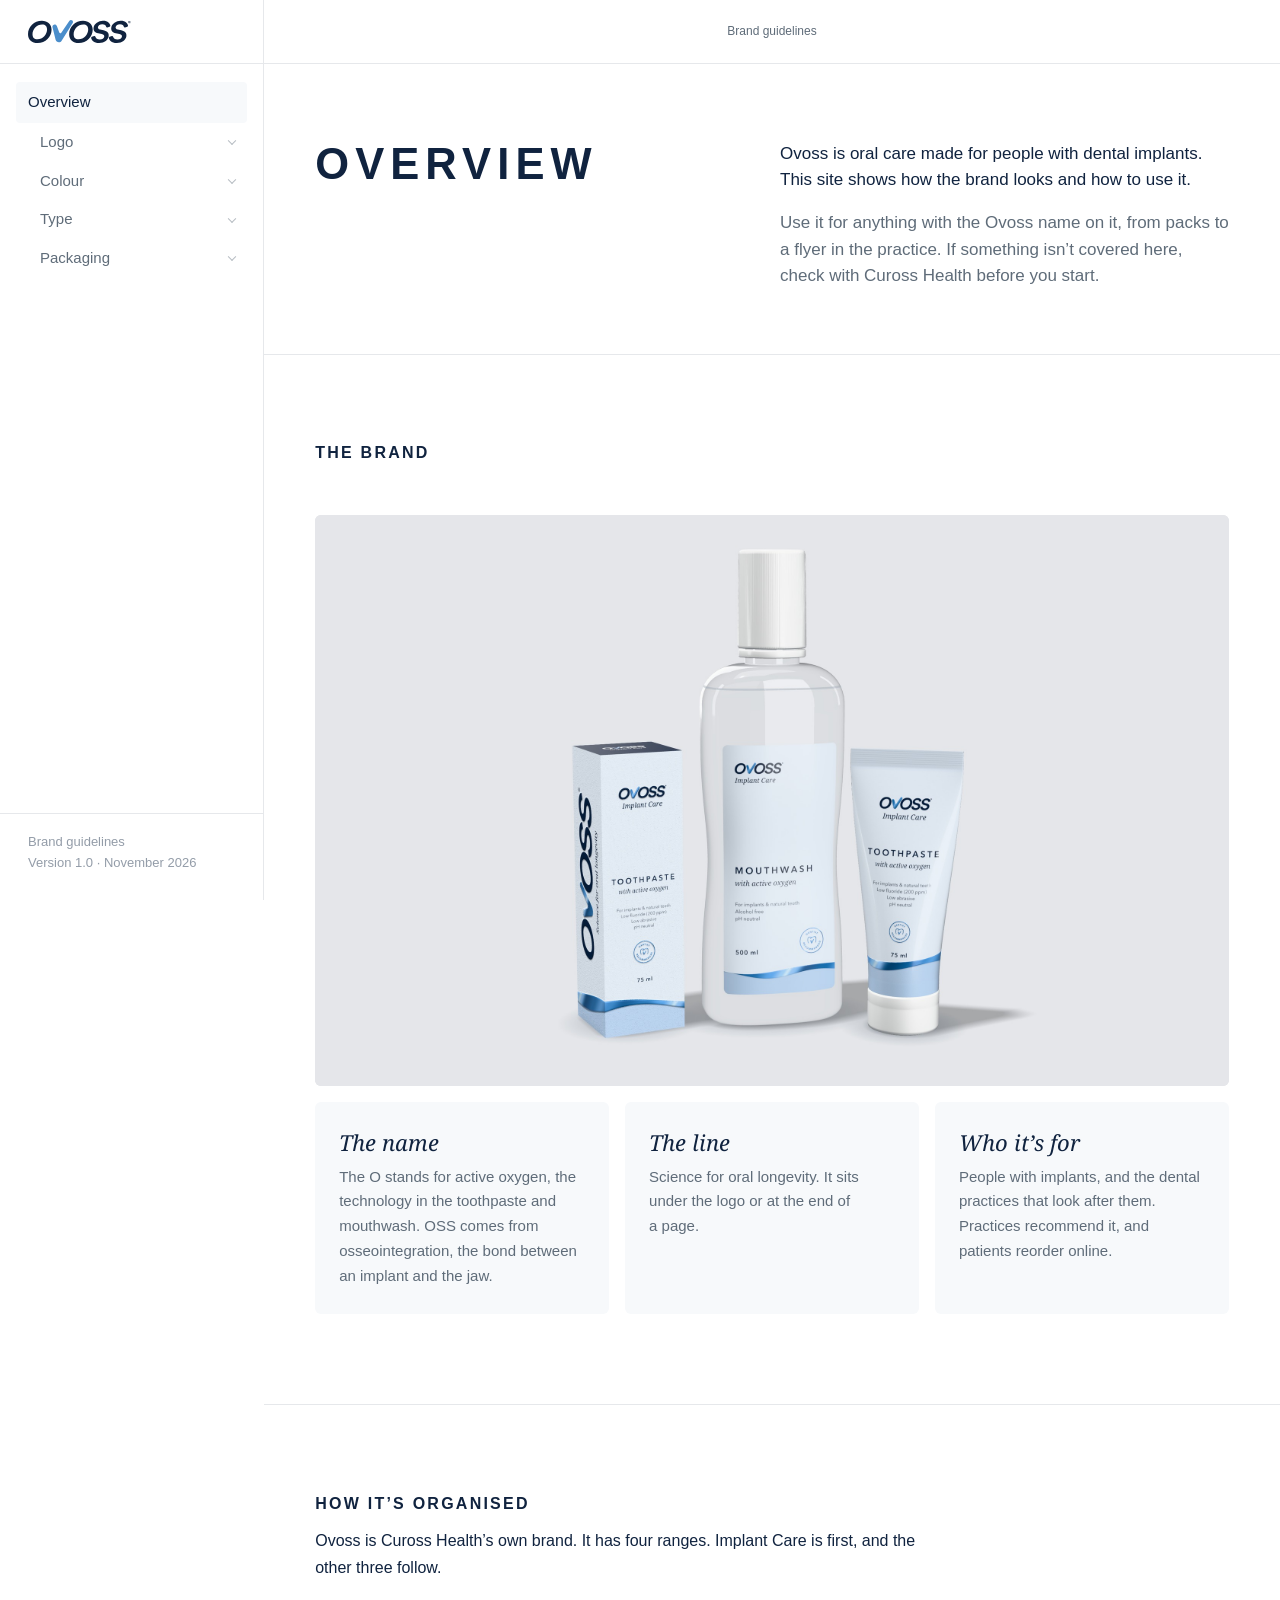
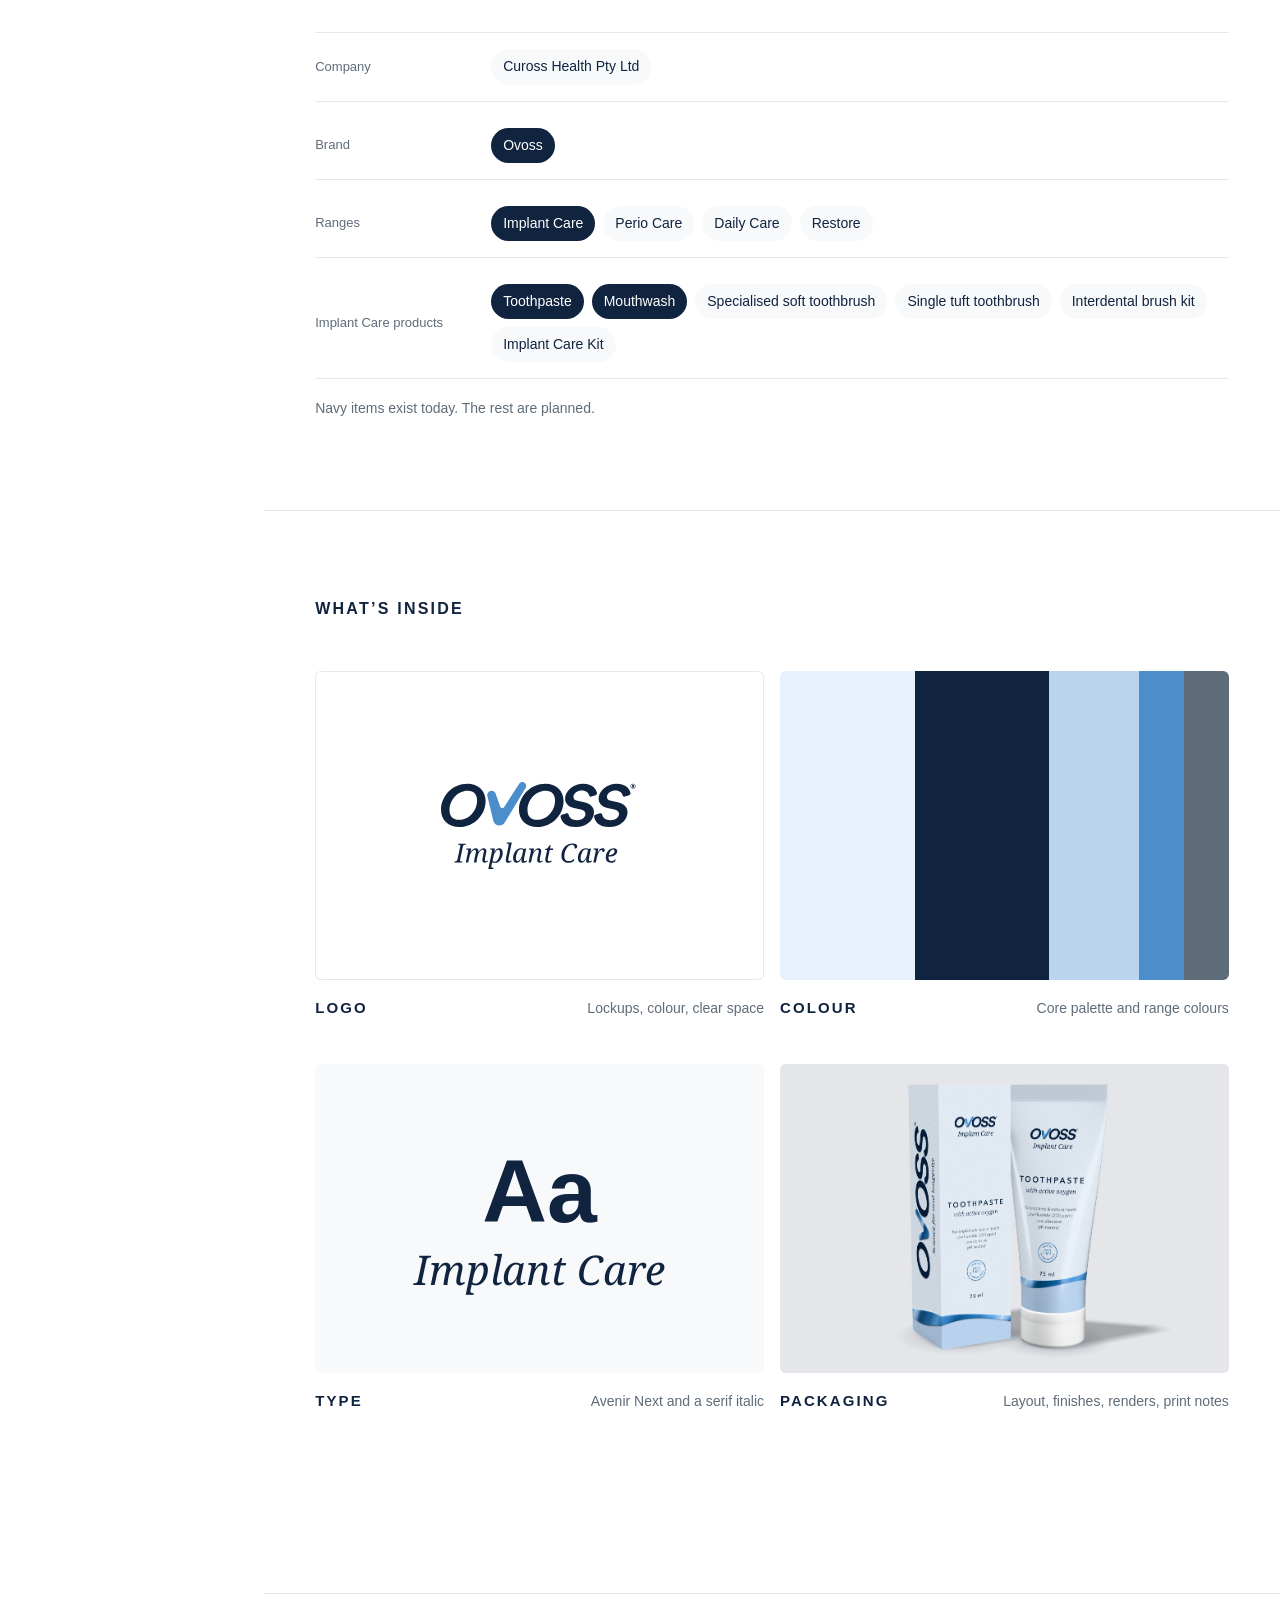
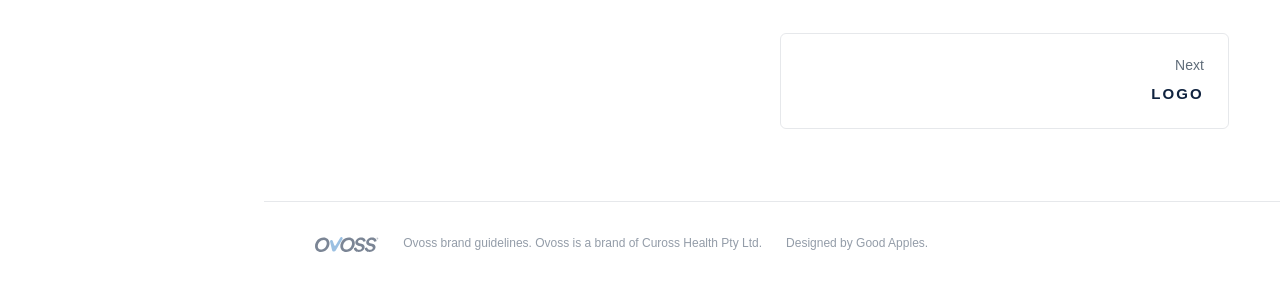
<file: index.html>
<!doctype html>
<html lang="en-AU">
<head>
<meta charset="utf-8">
<meta name="viewport" content="width=device-width, initial-scale=1">
<title>Ovoss Brand Guidelines</title>
<meta name="description" content="Ovoss is oral care made for people with dental implants. This site shows how the brand looks and how to use it.Use it for anything with the Ovoss name on i">
<meta name="robots" content="noindex, nofollow">
<meta name="theme-color" content="#FFFFFF">
<link rel="icon" href="assets/logo/svg/monogram-navy.svg" type="image/svg+xml">
<link rel="stylesheet" href="assets/css/site.css?v=05cdb762">
</head>
<body data-page="index">
<a class="skip" href="#main">Skip to content</a>

<aside class="sidebar" id="sidebar">
  <div class="sidebar-head">
    <a class="brand" href="index.html" aria-label="Ovoss brand guidelines home"><img src="assets/logo/svg/wordmark-navy.svg" alt="Ovoss" width="104" height="23"></a>
  </div>
  <nav class="nav" aria-label="Guidelines">
    <a class="nav-root" href="index.html" aria-current="page">Overview</a>
    <ul class="nav-pages">
<li class="nav-page"><a href="logo.html">Logo</a><ul class="nav-subs"><li><a href="logo.html#lockups" data-spy="lockups">Lockups</a></li><li><a href="logo.html#colourways" data-spy="colourways">Colour</a></li><li><a href="logo.html#clearspace" data-spy="clearspace">Clear space</a></li><li><a href="logo.html#size" data-spy="size">Minimum size</a></li><li><a href="logo.html#donts" data-spy="donts">Don&rsquo;ts</a></li><li><a href="logo.html#downloads" data-spy="downloads">Downloads</a></li></ul></li>
<li class="nav-page"><a href="colour.html">Colour</a><ul class="nav-subs"><li><a href="colour.html#core" data-spy="core">Core palette</a></li><li><a href="colour.html#balance" data-spy="balance">Balance</a></li><li><a href="colour.html#ranges" data-spy="ranges">Range colours</a></li><li><a href="colour.html#downloads" data-spy="downloads">Downloads</a></li></ul></li>
<li class="nav-page"><a href="type.html">Type</a><ul class="nav-subs"><li><a href="type.html#avenir" data-spy="avenir">Avenir Next</a></li><li><a href="type.html#serif" data-spy="serif">Serif italic</a></li><li><a href="type.html#hierarchy" data-spy="hierarchy">Hierarchy</a></li><li><a href="type.html#fallbacks" data-spy="fallbacks">Fallbacks</a></li></ul></li>
<li class="nav-page"><a href="packaging.html">Packaging</a><ul class="nav-subs"><li><a href="packaging.html#range" data-spy="range">The range</a></li><li><a href="packaging.html#front" data-spy="front">Front panel</a></li><li><a href="packaging.html#finishes" data-spy="finishes">Finishes</a></li><li><a href="packaging.html#toothpaste" data-spy="toothpaste">Toothpaste</a></li><li><a href="packaging.html#mouthwash" data-spy="mouthwash">Mouthwash</a></li><li><a href="packaging.html#coming" data-spy="coming">Still to design</a></li><li><a href="packaging.html#graphics" data-spy="graphics">Graphic elements</a></li><li><a href="packaging.html#print" data-spy="print">Print notes</a></li></ul></li>
    </ul>
  </nav>
  <div class="sidebar-foot">Brand guidelines<br>Version 1.0 &middot; November 2026</div>
</aside>

<div class="shell">
  <header class="topbar">
    <button class="menu-btn" aria-controls="sidebar" aria-expanded="false"><span></span><span></span><span class="sr">Menu</span></button>
    <a class="topbar-mark" href="index.html" aria-label="Home"><img src="assets/logo/svg/wordmark-navy.svg" alt="" width="78" height="17"></a>
    <span class="topbar-title muted">Brand guidelines</span>
  </header>

  <main id="main">
    <header class="page-head">
      <h1 class="page-title">Overview</h1>
      <div class="page-intro"><p>Ovoss is oral care made for people with dental implants. This site shows how the brand looks and how to use it.</p><p class="muted">Use it for anything with the Ovoss name on it, from packs to a flyer in the practice. If something isn&rsquo;t covered here, check with Cuross Health before you start.</p></div>
    </header>
<section class="sec" id="brand" data-nav="The brand">
  <div class="sec-head"><h2>The brand</h2></div>
  <div class="panel hero bg-studio"><img class="cover" src="assets/img/range.jpg" alt="Ovoss Implant Care toothpaste carton, mouthwash and toothpaste tube" width="2400" height="1500"></div>
  <div class="grid g3" style="margin-top:var(--gap)">
    <div class="pillar">
      <h3>The name</h3>
      <p>The O stands for active oxygen, the technology in the toothpaste and mouthwash. OSS comes from osseointegration, the bond between an implant and the jaw.</p>
    </div>
    <div class="pillar">
      <h3>The line</h3>
      <p>Science for oral longevity. It sits under the logo or at the end of a page.</p>
    </div>
    <div class="pillar">
      <h3>Who it&rsquo;s for</h3>
      <p>People with implants, and the dental practices that look after them. Practices recommend it, and patients reorder online.</p>
    </div>
  </div>
</section>

<section class="sec" id="structure" data-nav="How it&rsquo;s organised">
  <div class="sec-head">
    <h2>How it&rsquo;s organised</h2>
    <div class="copy"><p>Ovoss is Cuross Health&rsquo;s own brand. It has four ranges. Implant Care is first, and the other three follow.</p></div>
  </div>
  <div class="tree">
    <div class="lvl"><span class="k">Company</span><div class="v"><span>Cuross Health Pty Ltd</span></div></div>
    <div class="lvl"><span class="k">Brand</span><div class="v"><span class="on">Ovoss</span></div></div>
    <div class="lvl"><span class="k">Ranges</span><div class="v"><span class="on">Implant Care</span><span>Perio Care</span><span>Daily Care</span><span>Restore</span></div></div>
    <div class="lvl"><span class="k">Implant Care products</span><div class="v"><span class="on">Toothpaste</span><span class="on">Mouthwash</span><span>Specialised soft toothbrush</span><span>Single tuft toothbrush</span><span>Interdental brush kit</span><span>Implant Care Kit</span></div></div>
  </div>
  <p class="note">Navy items exist today. The rest are planned.</p>
</section>

<section class="sec" id="inside" data-nav="What&rsquo;s inside">
  <div class="sec-head"><h2>What&rsquo;s inside</h2></div>
  <div class="cards">
    <a class="card" href="logo.html">
      <div class="panel bg-white"><img class="logo" src="assets/logo/svg/implant-care-navy.svg" alt="" width="380" height="169"></div>
      <div class="card-title"><b>Logo</b><span class="label">Lockups, colour, clear space</span></div>
    </a>
    <a class="card" href="colour.html">
      <div class="panel" style="display:grid;grid-template-columns:3fr 3fr 2fr 1fr 1fr;align-items:stretch">
        <div style="background:#E8F2FD"></div><div style="background:#10233F"></div><div style="background:#BBD4EE"></div><div style="background:#4B8ECB"></div><div style="background:#5F6C79"></div>
      </div>
      <div class="card-title"><b>Colour</b><span class="label">Core palette and range colours</span></div>
    </a>
    <a class="card" href="type.html">
      <div class="panel bg-mist" style="flex-direction:column;gap:4%">
        <div style="font-size:clamp(56px,7vw,112px);font-weight:600;line-height:1">Aa</div>
        <div class="serif" style="font-size:clamp(28px,3.2vw,48px);line-height:1">Implant Care</div>
      </div>
      <div class="card-title"><b>Type</b><span class="label">Avenir Next and a serif italic</span></div>
    </a>
    <a class="card" href="packaging.html">
      <div class="panel bg-studio"><img class="cover" src="assets/img/toothpaste.jpg" alt="" width="2400" height="1500"></div>
      <div class="card-title"><b>Packaging</b><span class="label">Layout, finishes, renders, print notes</span></div>
    </a>
  </div>
</section>

    <nav class="prevnext" aria-label="Pages"><span></span><a class="pn next" href="logo.html"><span class="label">Next</span><span class="pn-title">Logo</span></a></nav>
  </main>

  <footer class="footer">
    <img src="assets/logo/svg/wordmark-navy.svg" alt="" width="64" height="14">
    <p>Ovoss brand guidelines. Ovoss is a brand of Cuross Health Pty Ltd.</p>
    <p>Designed by Good Apples.</p>
  </footer>
</div>
<script src="assets/js/site.js?v=05cdb762" defer></script>
</body>
</html>
</file>
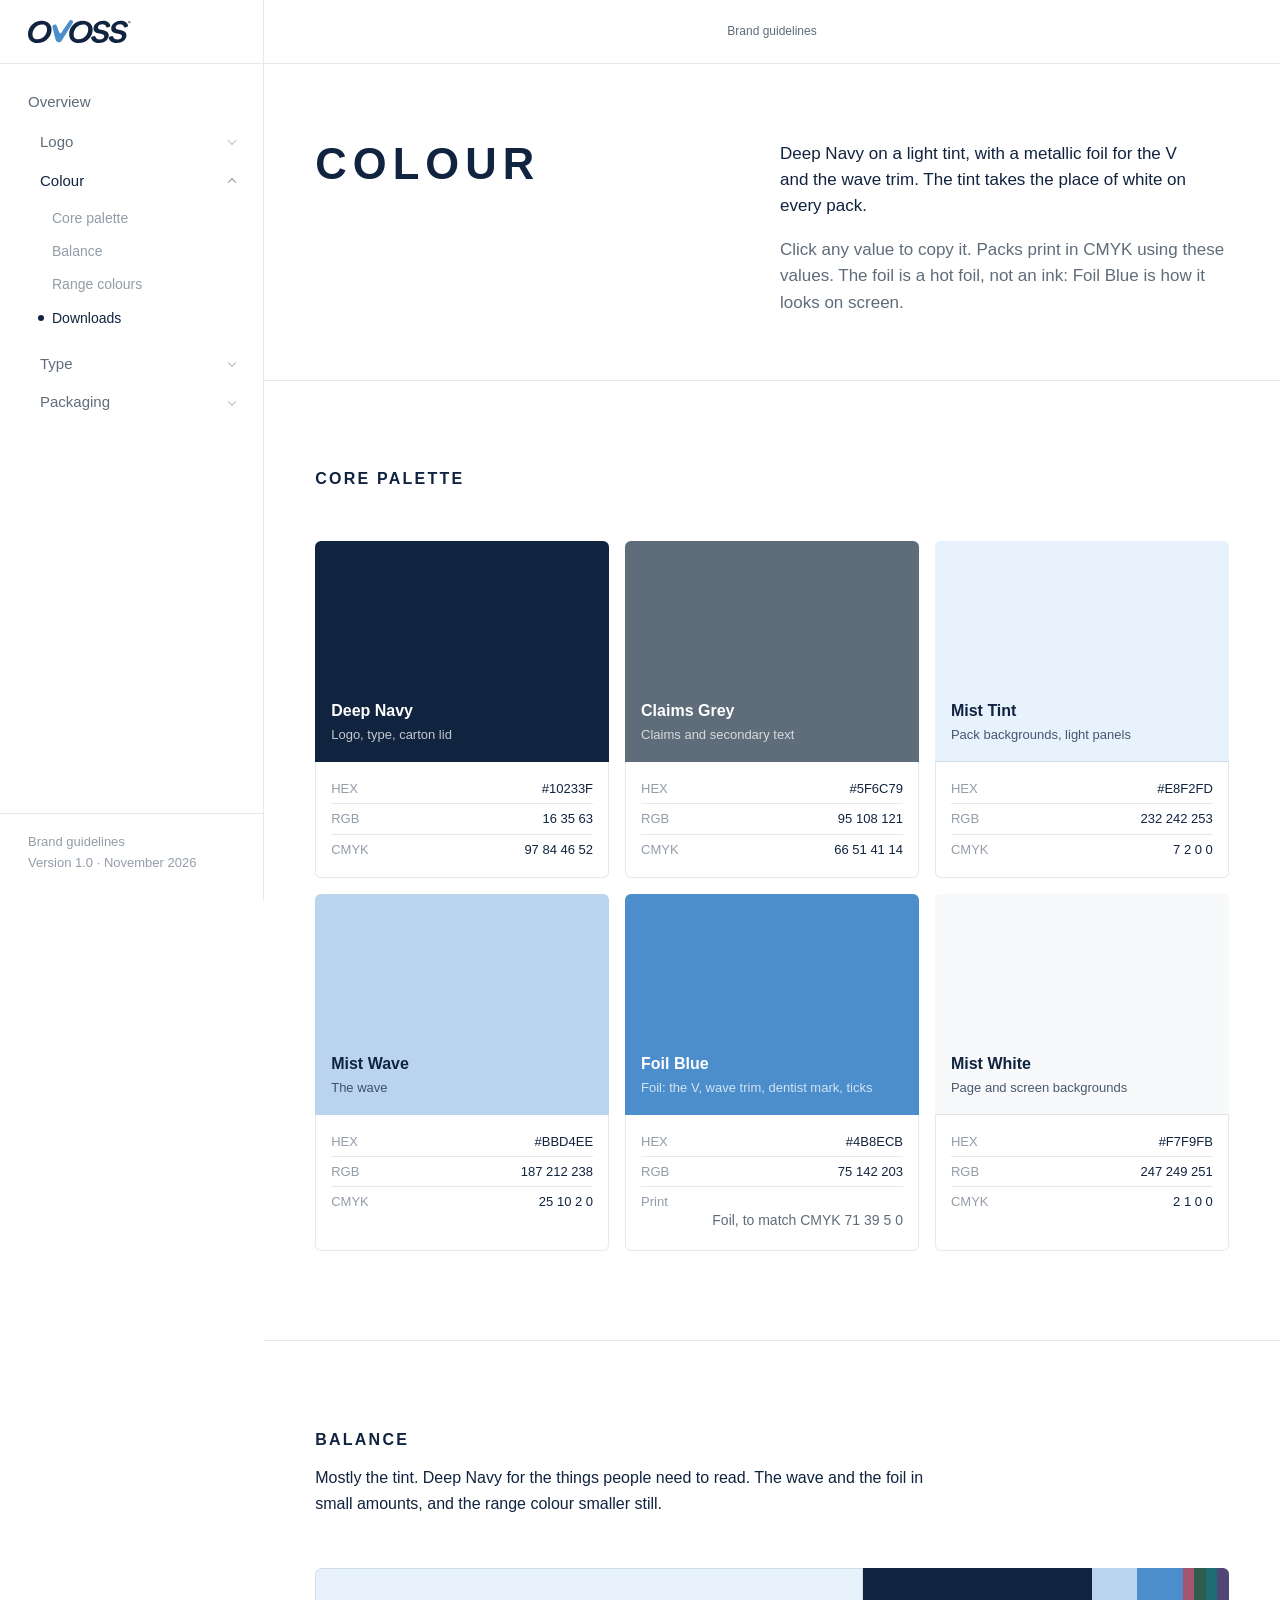
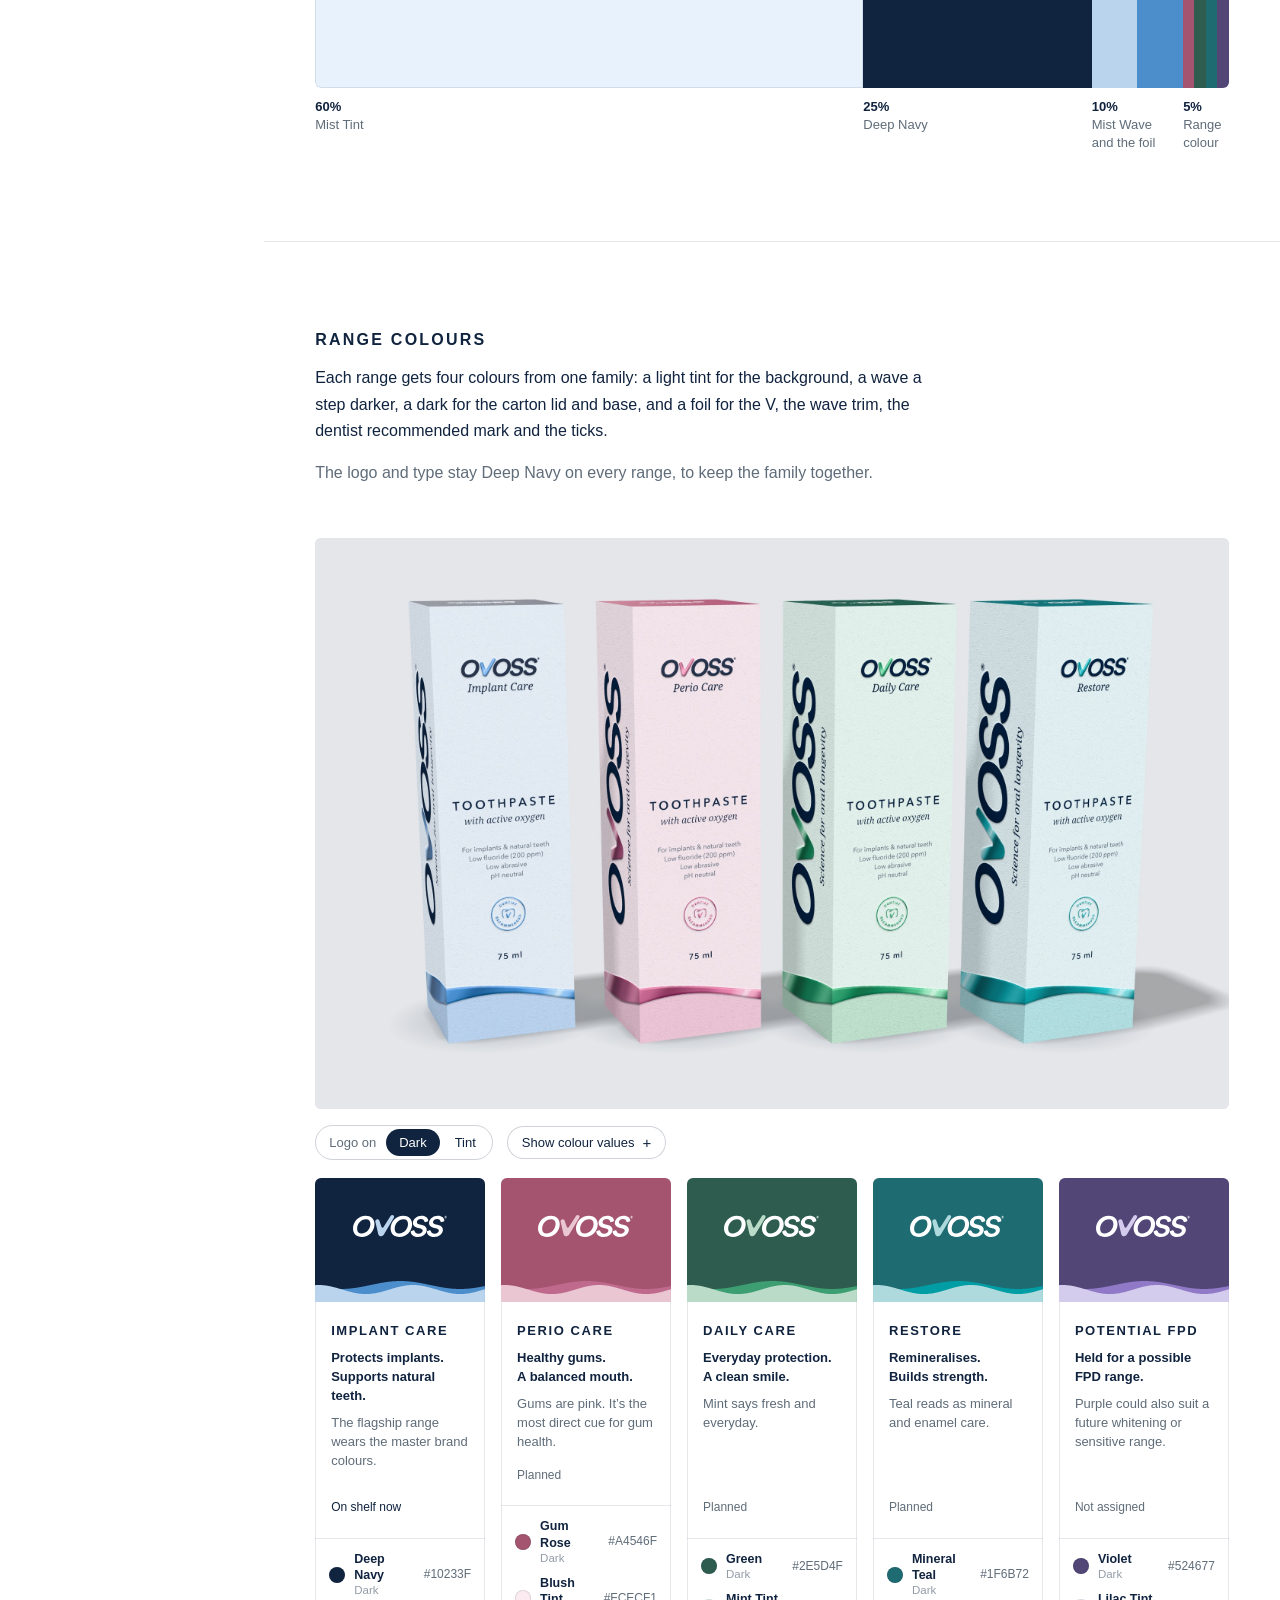
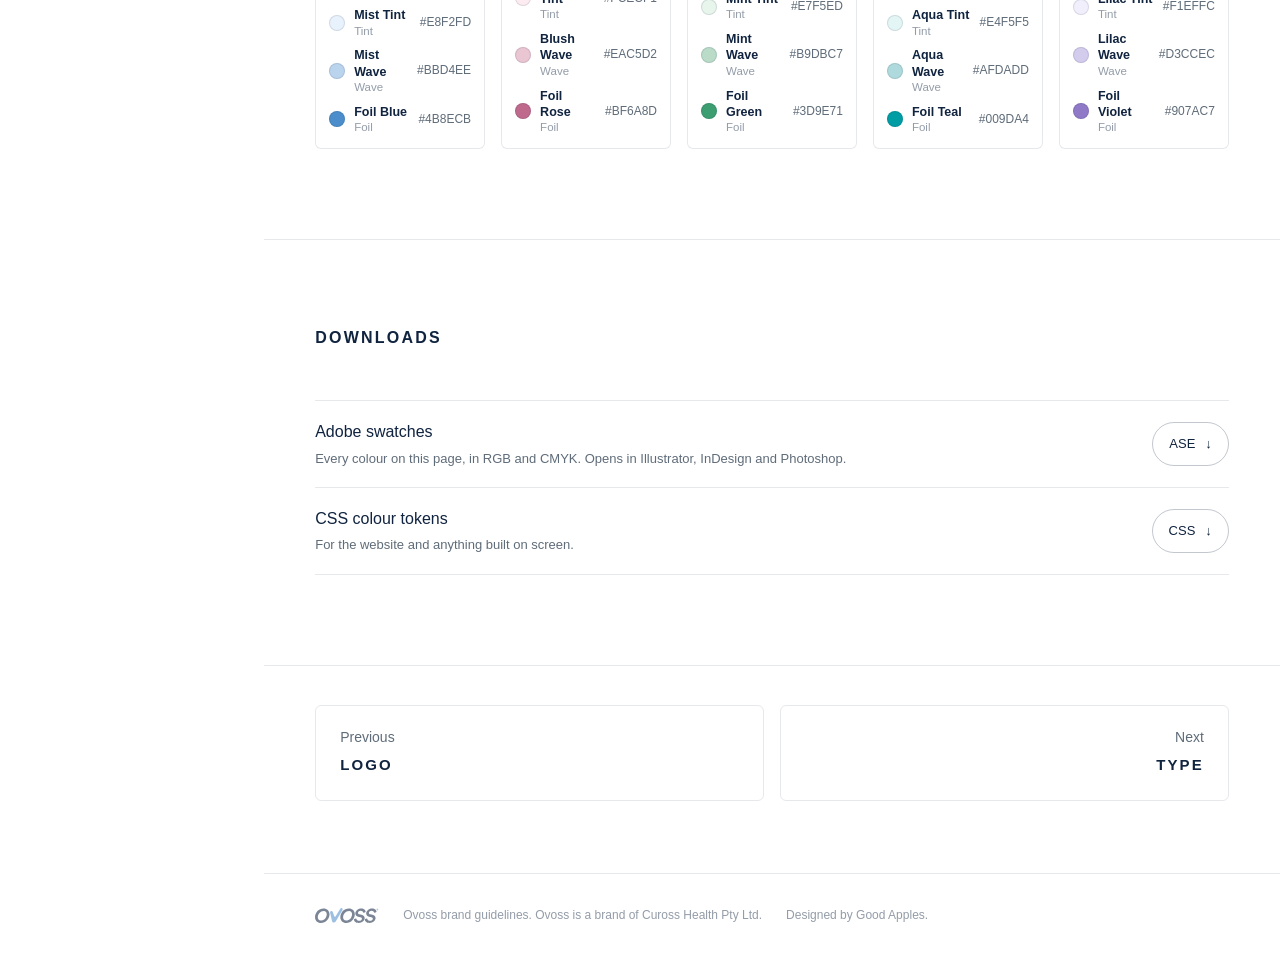
<file: colour.html>
<!doctype html>
<html lang="en-AU">
<head>
<meta charset="utf-8">
<meta name="viewport" content="width=device-width, initial-scale=1">
<title>Colour | Ovoss Brand Guidelines</title>
<meta name="description" content="Deep Navy on a light tint, with a metallic foil for the V and the wave trim. The tint takes the place of white on every pack.Click any value to copy it. Pa">
<meta name="robots" content="noindex, nofollow">
<meta name="theme-color" content="#FFFFFF">
<link rel="icon" href="assets/logo/svg/monogram-navy.svg" type="image/svg+xml">
<link rel="stylesheet" href="assets/css/site.css?v=05cdb762">
</head>
<body data-page="colour">
<a class="skip" href="#main">Skip to content</a>

<aside class="sidebar" id="sidebar">
  <div class="sidebar-head">
    <a class="brand" href="index.html" aria-label="Ovoss brand guidelines home"><img src="assets/logo/svg/wordmark-navy.svg" alt="Ovoss" width="104" height="23"></a>
  </div>
  <nav class="nav" aria-label="Guidelines">
    <a class="nav-root" href="index.html">Overview</a>
    <ul class="nav-pages">
<li class="nav-page"><a href="logo.html">Logo</a><ul class="nav-subs"><li><a href="logo.html#lockups" data-spy="lockups">Lockups</a></li><li><a href="logo.html#colourways" data-spy="colourways">Colour</a></li><li><a href="logo.html#clearspace" data-spy="clearspace">Clear space</a></li><li><a href="logo.html#size" data-spy="size">Minimum size</a></li><li><a href="logo.html#donts" data-spy="donts">Don&rsquo;ts</a></li><li><a href="logo.html#downloads" data-spy="downloads">Downloads</a></li></ul></li>
<li class="nav-page is-current"><a href="colour.html" aria-current=page>Colour</a><ul class="nav-subs"><li><a href="colour.html#core" data-spy="core">Core palette</a></li><li><a href="colour.html#balance" data-spy="balance">Balance</a></li><li><a href="colour.html#ranges" data-spy="ranges">Range colours</a></li><li><a href="colour.html#downloads" data-spy="downloads">Downloads</a></li></ul></li>
<li class="nav-page"><a href="type.html">Type</a><ul class="nav-subs"><li><a href="type.html#avenir" data-spy="avenir">Avenir Next</a></li><li><a href="type.html#serif" data-spy="serif">Serif italic</a></li><li><a href="type.html#hierarchy" data-spy="hierarchy">Hierarchy</a></li><li><a href="type.html#fallbacks" data-spy="fallbacks">Fallbacks</a></li></ul></li>
<li class="nav-page"><a href="packaging.html">Packaging</a><ul class="nav-subs"><li><a href="packaging.html#range" data-spy="range">The range</a></li><li><a href="packaging.html#front" data-spy="front">Front panel</a></li><li><a href="packaging.html#finishes" data-spy="finishes">Finishes</a></li><li><a href="packaging.html#toothpaste" data-spy="toothpaste">Toothpaste</a></li><li><a href="packaging.html#mouthwash" data-spy="mouthwash">Mouthwash</a></li><li><a href="packaging.html#coming" data-spy="coming">Still to design</a></li><li><a href="packaging.html#graphics" data-spy="graphics">Graphic elements</a></li><li><a href="packaging.html#print" data-spy="print">Print notes</a></li></ul></li>
    </ul>
  </nav>
  <div class="sidebar-foot">Brand guidelines<br>Version 1.0 &middot; November 2026</div>
</aside>

<div class="shell">
  <header class="topbar">
    <button class="menu-btn" aria-controls="sidebar" aria-expanded="false"><span></span><span></span><span class="sr">Menu</span></button>
    <a class="topbar-mark" href="index.html" aria-label="Home"><img src="assets/logo/svg/wordmark-navy.svg" alt="" width="78" height="17"></a>
    <span class="topbar-title muted">Brand guidelines</span>
  </header>

  <main id="main">
    <header class="page-head">
      <h1 class="page-title">Colour</h1>
      <div class="page-intro"><p>Deep Navy on a light tint, with a metallic foil for the V and the wave trim. The tint takes the place of white on every pack.</p><p class="muted">Click any value to copy it. Packs print in CMYK using these values. The foil is a hot foil, not an ink: Foil Blue is how it looks on screen.</p></div>
    </header>
<section class="sec" id="core" data-nav="Core palette">
  <div class="sec-head"><h2>Core palette</h2></div>
  <div class="grid g3">
    <div class="swatch">
      <div class="chipblock" style="background:#10233F;color:#fff"><span class="name">Deep Navy</span><span class="role">Logo, type, carton lid</span></div>
      <ul class="vals"><li><span class="k">HEX</span><button class="copyable">#10233F</button></li><li><span class="k">RGB</span><button class="copyable">16 35 63</button></li><li><span class="k">CMYK</span><button class="copyable">97 84 46 52</button></li></ul>
    </div>
    <div class="swatch">
      <div class="chipblock" style="background:#5F6C79;color:#fff"><span class="name">Claims Grey</span><span class="role">Claims and secondary text</span></div>
      <ul class="vals"><li><span class="k">HEX</span><button class="copyable">#5F6C79</button></li><li><span class="k">RGB</span><button class="copyable">95 108 121</button></li><li><span class="k">CMYK</span><button class="copyable">66 51 41 14</button></li></ul>
    </div>
    <div class="swatch">
      <div class="chipblock" style="background:#E8F2FD;box-shadow:inset 0 -1px 0 var(--line)"><span class="name">Mist Tint</span><span class="role">Pack backgrounds, light panels</span></div>
      <ul class="vals"><li><span class="k">HEX</span><button class="copyable">#E8F2FD</button></li><li><span class="k">RGB</span><button class="copyable">232 242 253</button></li><li><span class="k">CMYK</span><button class="copyable">7 2 0 0</button></li></ul>
    </div>
    <div class="swatch">
      <div class="chipblock" style="background:#BBD4EE"><span class="name">Mist Wave</span><span class="role">The wave</span></div>
      <ul class="vals"><li><span class="k">HEX</span><button class="copyable">#BBD4EE</button></li><li><span class="k">RGB</span><button class="copyable">187 212 238</button></li><li><span class="k">CMYK</span><button class="copyable">25 10 2 0</button></li></ul>
    </div>
    <div class="swatch">
      <div class="chipblock" style="background:#4B8ECB;color:#fff"><span class="name">Foil Blue</span><span class="role">Foil: the V, wave trim, dentist mark, ticks</span></div>
      <ul class="vals"><li><span class="k">HEX</span><button class="copyable">#4B8ECB</button></li><li><span class="k">RGB</span><button class="copyable">75 142 203</button></li><li><span class="k">Print</span><span class="note">Foil, to match CMYK 71 39 5 0</span></li></ul>
    </div>
    <div class="swatch">
      <div class="chipblock" style="background:#F7F9FB;box-shadow:inset 0 -1px 0 var(--line)"><span class="name">Mist White</span><span class="role">Page and screen backgrounds</span></div>
      <ul class="vals"><li><span class="k">HEX</span><button class="copyable">#F7F9FB</button></li><li><span class="k">RGB</span><button class="copyable">247 249 251</button></li><li><span class="k">CMYK</span><button class="copyable">2 1 0 0</button></li></ul>
    </div>
  </div>
</section>

<section class="sec" id="balance" data-nav="Balance">
  <div class="sec-head">
    <h2>Balance</h2>
    <div class="copy"><p>Mostly the tint. Deep Navy for the things people need to read. The wave and the foil in small amounts, and the range colour smaller still.</p></div>
  </div>
  <div class="ratio">
    <div style="flex:60;background:#E8F2FD;box-shadow:inset 0 0 0 1px rgba(16,35,63,.1);border-radius:6px 0 0 6px"></div>
    <div style="flex:25;background:#10233F"></div>
    <div style="flex:5;background:#BBD4EE"></div>
    <div style="flex:5;background:#4B8ECB"></div>
    <div style="flex:5;background:linear-gradient(90deg,#A4546F 0 25%,#2E5D4F 25% 50%,#1F6B72 50% 75%,#524677 75%)"></div>
  </div>
  <div class="ratio-key">
    <span style="flex:0 0 60%"><b>60%</b> Mist Tint</span>
    <span style="flex:0 0 25%"><b>25%</b> Deep Navy</span>
    <span style="flex:0 0 10%"><b>10%</b> Mist Wave and the foil</span>
    <span style="flex:0 0 5%"><b>5%</b> Range colour</span>
  </div>
</section>

<section class="sec" id="ranges" data-nav="Range colours">
  <div class="sec-head">
    <h2>Range colours</h2>
    <div class="copy"><p>Each range gets four colours from one family: a light tint for the background, a wave a step darker, a dark for the carton lid and base, and a foil for the V, the wave trim, the dentist recommended mark and the ticks.</p><p>The logo and type stay Deep Navy on every range, to keep the family together.</p></div>
  </div>
  <div class="panel hero bg-studio" style="margin-bottom:var(--gap)"><img class="cover" src="assets/img/range-lineup.jpg" alt="Ovoss toothpaste cartons for Implant Care, Perio Care, Daily Care and Restore" width="2400" height="1500" loading="lazy"></div>
  <div class="range-controls">
    <div class="logo-bg" role="group" aria-label="Logo background"><span>Logo on</span><button type="button" data-logo-bg="dark" aria-pressed="true">Dark</button><button type="button" data-logo-bg="white" aria-pressed="false">Tint</button></div>
    <button class="values-toggle" aria-expanded="false" data-values-toggle>Show colour values</button>
  </div>
  <svg width="0" height="0" style="position:absolute" aria-hidden="true"><symbol id="rc-wave" viewBox="0 0 171 30"><path style="fill:var(--trim)" d="M0.0,15.72 L0.5,15.81 L1.0,15.90 L1.5,15.99 L2.0,16.08 L2.5,16.16 L3.0,16.25 L3.5,16.34 L4.0,16.42 L4.5,16.50 L5.0,16.59 L5.5,16.67 L6.0,16.75 L6.5,16.83 L7.0,16.90 L7.5,16.98 L8.0,17.05 L8.5,17.13 L9.0,17.20 L9.5,17.27 L10.0,17.34 L10.5,17.41 L11.0,17.47 L11.5,17.54 L12.0,17.60 L12.5,17.66 L13.0,17.72 L13.5,17.77 L14.0,17.83 L14.5,17.88 L15.0,17.93 L15.5,17.98 L16.0,18.03 L16.5,18.07 L17.0,18.12 L17.5,18.16 L18.0,18.20 L18.5,18.23 L19.0,18.27 L19.5,18.30 L20.0,18.33 L20.5,18.35 L21.0,18.38 L21.5,18.40 L22.0,18.42 L22.5,18.44 L23.0,18.46 L23.5,18.47 L24.0,18.48 L24.5,18.49 L25.0,18.50 L25.5,18.50 L26.0,18.50 L26.5,18.50 L27.0,18.50 L27.5,18.49 L28.0,18.48 L28.5,18.47 L29.0,18.46 L29.5,18.44 L30.0,18.42 L30.5,18.40 L31.0,18.38 L31.5,18.36 L32.0,18.33 L32.5,18.30 L33.0,18.27 L33.5,18.23 L34.0,18.20 L34.5,18.16 L35.0,18.12 L35.5,18.08 L36.0,18.03 L36.5,17.99 L37.0,17.94 L37.5,17.89 L38.0,17.83 L38.5,17.78 L39.0,17.72 L39.5,17.66 L40.0,17.60 L40.5,17.54 L41.0,17.48 L41.5,17.41 L42.0,17.34 L42.5,17.28 L43.0,17.21 L43.5,17.13 L44.0,17.06 L44.5,16.99 L45.0,16.91 L45.5,16.83 L46.0,16.75 L46.5,16.67 L47.0,16.59 L47.5,16.51 L48.0,16.43 L48.5,16.34 L49.0,16.26 L49.5,16.17 L50.0,16.08 L50.5,16.00 L51.0,15.91 L51.5,15.82 L52.0,15.73 L52.5,15.64 L53.0,15.55 L53.5,15.46 L54.0,15.37 L54.5,15.28 L55.0,15.19 L55.5,15.10 L56.0,15.00 L56.5,14.91 L57.0,14.82 L57.5,14.73 L58.0,14.64 L58.5,14.55 L59.0,14.46 L59.5,14.37 L60.0,14.28 L60.5,14.19 L61.0,14.10 L61.5,14.01 L62.0,13.92 L62.5,13.84 L63.0,13.75 L63.5,13.66 L64.0,13.58 L64.5,13.50 L65.0,13.41 L65.5,13.33 L66.0,13.25 L66.5,13.17 L67.0,13.10 L67.5,13.02 L68.0,12.95 L68.5,12.87 L69.0,12.80 L69.5,12.73 L70.0,12.66 L70.5,12.59 L71.0,12.53 L71.5,12.46 L72.0,12.40 L72.5,12.34 L73.0,12.28 L73.5,12.23 L74.0,12.17 L74.5,12.12 L75.0,12.07 L75.5,12.02 L76.0,11.97 L76.5,11.93 L77.0,11.88 L77.5,11.84 L78.0,11.80 L78.5,11.77 L79.0,11.73 L79.5,11.70 L80.0,11.67 L80.5,11.65 L81.0,11.62 L81.5,11.60 L82.0,11.58 L82.5,11.56 L83.0,11.54 L83.5,11.53 L84.0,11.52 L84.5,11.51 L85.0,11.50 L85.5,11.50 L86.0,11.50 L86.5,11.50 L87.0,11.50 L87.5,11.51 L88.0,11.52 L88.5,11.53 L89.0,11.54 L89.5,11.56 L90.0,11.58 L90.5,11.60 L91.0,11.62 L91.5,11.64 L92.0,11.67 L92.5,11.70 L93.0,11.73 L93.5,11.77 L94.0,11.80 L94.5,11.84 L95.0,11.88 L95.5,11.92 L96.0,11.97 L96.5,12.01 L97.0,12.06 L97.5,12.11 L98.0,12.17 L98.5,12.22 L99.0,12.28 L99.5,12.34 L100.0,12.40 L100.5,12.46 L101.0,12.52 L101.5,12.59 L102.0,12.66 L102.5,12.72 L103.0,12.79 L103.5,12.87 L104.0,12.94 L104.5,13.01 L105.0,13.09 L105.5,13.17 L106.0,13.25 L106.5,13.33 L107.0,13.41 L107.5,13.49 L108.0,13.57 L108.5,13.66 L109.0,13.74 L109.5,13.83 L110.0,13.92 L110.5,14.00 L111.0,14.09 L111.5,14.18 L112.0,14.27 L112.5,14.36 L113.0,14.45 L113.5,14.54 L114.0,14.63 L114.5,14.72 L115.0,14.81 L115.5,14.90 L116.0,15.00 L116.5,15.09 L117.0,15.18 L117.5,15.27 L118.0,15.36 L118.5,15.45 L119.0,15.54 L119.5,15.63 L120.0,15.72 L120.5,15.81 L121.0,15.90 L121.5,15.99 L122.0,16.08 L122.5,16.16 L123.0,16.25 L123.5,16.34 L124.0,16.42 L124.5,16.50 L125.0,16.59 L125.5,16.67 L126.0,16.75 L126.5,16.83 L127.0,16.90 L127.5,16.98 L128.0,17.05 L128.5,17.13 L129.0,17.20 L129.5,17.27 L130.0,17.34 L130.5,17.41 L131.0,17.47 L131.5,17.54 L132.0,17.60 L132.5,17.66 L133.0,17.72 L133.5,17.77 L134.0,17.83 L134.5,17.88 L135.0,17.93 L135.5,17.98 L136.0,18.03 L136.5,18.07 L137.0,18.12 L137.5,18.16 L138.0,18.20 L138.5,18.23 L139.0,18.27 L139.5,18.30 L140.0,18.33 L140.5,18.35 L141.0,18.38 L141.5,18.40 L142.0,18.42 L142.5,18.44 L143.0,18.46 L143.5,18.47 L144.0,18.48 L144.5,18.49 L145.0,18.50 L145.5,18.50 L146.0,18.50 L146.5,18.50 L147.0,18.50 L147.5,18.49 L148.0,18.48 L148.5,18.47 L149.0,18.46 L149.5,18.44 L150.0,18.42 L150.5,18.40 L151.0,18.38 L151.5,18.36 L152.0,18.33 L152.5,18.30 L153.0,18.27 L153.5,18.23 L154.0,18.20 L154.5,18.16 L155.0,18.12 L155.5,18.08 L156.0,18.03 L156.5,17.99 L157.0,17.94 L157.5,17.89 L158.0,17.83 L158.5,17.78 L159.0,17.72 L159.5,17.66 L160.0,17.60 L160.5,17.54 L161.0,17.48 L161.5,17.41 L162.0,17.34 L162.5,17.28 L163.0,17.21 L163.5,17.13 L164.0,17.06 L164.5,16.99 L165.0,16.91 L165.5,16.83 L166.0,16.75 L166.5,16.67 L167.0,16.59 L167.5,16.51 L168.0,16.43 L168.5,16.34 L169.0,16.26 L169.5,16.17 L170.0,16.08 L170.5,16.00 L171.0,15.91 L171.0,30.0 L0,30.0Z"/><path style="fill:var(--fill)" d="M0.0,15.12 L0.5,15.09 L1.0,15.06 L1.5,15.04 L2.0,15.02 L2.5,15.01 L3.0,15.00 L3.5,15.00 L4.0,15.00 L4.5,15.01 L5.0,15.02 L5.5,15.03 L6.0,15.05 L6.5,15.07 L7.0,15.10 L7.5,15.13 L8.0,15.17 L8.5,15.20 L9.0,15.25 L9.5,15.30 L10.0,15.35 L10.5,15.40 L11.0,15.46 L11.5,15.53 L12.0,15.60 L12.5,15.67 L13.0,15.74 L13.5,15.82 L14.0,15.90 L14.5,15.99 L15.0,16.08 L15.5,16.17 L16.0,16.26 L16.5,16.36 L17.0,16.46 L17.5,16.57 L18.0,16.67 L18.5,16.78 L19.0,16.89 L19.5,17.01 L20.0,17.12 L20.5,17.24 L21.0,17.36 L21.5,17.48 L22.0,17.60 L22.5,17.73 L23.0,17.85 L23.5,17.98 L24.0,18.11 L24.5,18.24 L25.0,18.37 L25.5,18.50 L26.0,18.63 L26.5,18.76 L27.0,18.90 L27.5,19.03 L28.0,19.16 L28.5,19.29 L29.0,19.42 L29.5,19.56 L30.0,19.69 L30.5,19.82 L31.0,19.95 L31.5,20.07 L32.0,20.20 L32.5,20.33 L33.0,20.45 L33.5,20.57 L34.0,20.69 L34.5,20.81 L35.0,20.93 L35.5,21.04 L36.0,21.16 L36.5,21.27 L37.0,21.37 L37.5,21.48 L38.0,21.58 L38.5,21.68 L39.0,21.78 L39.5,21.87 L40.0,21.96 L40.5,22.05 L41.0,22.13 L41.5,22.21 L42.0,22.29 L42.5,22.36 L43.0,22.43 L43.5,22.50 L44.0,22.56 L44.5,22.62 L45.0,22.67 L45.5,22.72 L46.0,22.77 L46.5,22.81 L47.0,22.85 L47.5,22.88 L48.0,22.91 L48.5,22.94 L49.0,22.96 L49.5,22.98 L50.0,22.99 L50.5,23.00 L51.0,23.00 L51.5,23.00 L52.0,22.99 L52.5,22.98 L53.0,22.97 L53.5,22.95 L54.0,22.93 L54.5,22.90 L55.0,22.87 L55.5,22.83 L56.0,22.80 L56.5,22.75 L57.0,22.70 L57.5,22.65 L58.0,22.60 L58.5,22.54 L59.0,22.47 L59.5,22.40 L60.0,22.33 L60.5,22.26 L61.0,22.18 L61.5,22.10 L62.0,22.01 L62.5,21.92 L63.0,21.83 L63.5,21.74 L64.0,21.64 L64.5,21.54 L65.0,21.43 L65.5,21.33 L66.0,21.22 L66.5,21.11 L67.0,20.99 L67.5,20.88 L68.0,20.76 L68.5,20.64 L69.0,20.52 L69.5,20.40 L70.0,20.27 L70.5,20.15 L71.0,20.02 L71.5,19.89 L72.0,19.76 L72.5,19.63 L73.0,19.50 L73.5,19.37 L74.0,19.24 L74.5,19.10 L75.0,18.97 L75.5,18.84 L76.0,18.71 L76.5,18.58 L77.0,18.44 L77.5,18.31 L78.0,18.18 L78.5,18.05 L79.0,17.93 L79.5,17.80 L80.0,17.67 L80.5,17.55 L81.0,17.43 L81.5,17.31 L82.0,17.19 L82.5,17.07 L83.0,16.96 L83.5,16.84 L84.0,16.73 L84.5,16.63 L85.0,16.52 L85.5,16.42 L86.0,16.32 L86.5,16.22 L87.0,16.13 L87.5,16.04 L88.0,15.95 L88.5,15.87 L89.0,15.79 L89.5,15.71 L90.0,15.64 L90.5,15.57 L91.0,15.50 L91.5,15.44 L92.0,15.38 L92.5,15.33 L93.0,15.28 L93.5,15.23 L94.0,15.19 L94.5,15.15 L95.0,15.12 L95.5,15.09 L96.0,15.06 L96.5,15.04 L97.0,15.02 L97.5,15.01 L98.0,15.00 L98.5,15.00 L99.0,15.00 L99.5,15.01 L100.0,15.02 L100.5,15.03 L101.0,15.05 L101.5,15.07 L102.0,15.10 L102.5,15.13 L103.0,15.17 L103.5,15.20 L104.0,15.25 L104.5,15.30 L105.0,15.35 L105.5,15.40 L106.0,15.46 L106.5,15.53 L107.0,15.60 L107.5,15.67 L108.0,15.74 L108.5,15.82 L109.0,15.90 L109.5,15.99 L110.0,16.08 L110.5,16.17 L111.0,16.26 L111.5,16.36 L112.0,16.46 L112.5,16.57 L113.0,16.67 L113.5,16.78 L114.0,16.89 L114.5,17.01 L115.0,17.12 L115.5,17.24 L116.0,17.36 L116.5,17.48 L117.0,17.60 L117.5,17.73 L118.0,17.85 L118.5,17.98 L119.0,18.11 L119.5,18.24 L120.0,18.37 L120.5,18.50 L121.0,18.63 L121.5,18.76 L122.0,18.90 L122.5,19.03 L123.0,19.16 L123.5,19.29 L124.0,19.42 L124.5,19.56 L125.0,19.69 L125.5,19.82 L126.0,19.95 L126.5,20.07 L127.0,20.20 L127.5,20.33 L128.0,20.45 L128.5,20.57 L129.0,20.69 L129.5,20.81 L130.0,20.93 L130.5,21.04 L131.0,21.16 L131.5,21.27 L132.0,21.37 L132.5,21.48 L133.0,21.58 L133.5,21.68 L134.0,21.78 L134.5,21.87 L135.0,21.96 L135.5,22.05 L136.0,22.13 L136.5,22.21 L137.0,22.29 L137.5,22.36 L138.0,22.43 L138.5,22.50 L139.0,22.56 L139.5,22.62 L140.0,22.67 L140.5,22.72 L141.0,22.77 L141.5,22.81 L142.0,22.85 L142.5,22.88 L143.0,22.91 L143.5,22.94 L144.0,22.96 L144.5,22.98 L145.0,22.99 L145.5,23.00 L146.0,23.00 L146.5,23.00 L147.0,22.99 L147.5,22.98 L148.0,22.97 L148.5,22.95 L149.0,22.93 L149.5,22.90 L150.0,22.87 L150.5,22.83 L151.0,22.80 L151.5,22.75 L152.0,22.70 L152.5,22.65 L153.0,22.60 L153.5,22.54 L154.0,22.47 L154.5,22.40 L155.0,22.33 L155.5,22.26 L156.0,22.18 L156.5,22.10 L157.0,22.01 L157.5,21.92 L158.0,21.83 L158.5,21.74 L159.0,21.64 L159.5,21.54 L160.0,21.43 L160.5,21.33 L161.0,21.22 L161.5,21.11 L162.0,20.99 L162.5,20.88 L163.0,20.76 L163.5,20.64 L164.0,20.52 L164.5,20.40 L165.0,20.27 L165.5,20.15 L166.0,20.02 L166.5,19.89 L167.0,19.76 L167.5,19.63 L168.0,19.50 L168.5,19.37 L169.0,19.24 L169.5,19.10 L170.0,18.97 L170.5,18.84 L171.0,18.71 L171.0,30.0 L0,30.0Z"/></symbol></svg>
  <div class="grid g5 range-grid">
    <div class="range-card" style="--rc-tint:#E8F2FD">
      <div class="rc-pack">
        <div class="rc-lid" style="background:#10233F"><img class="on-dark" src="assets/logo/range/wordmark-implant-care-on-dark.svg" alt="Ovoss logo on Deep Navy"><img class="on-white" src="assets/logo/range/wordmark-implant-care-on-white.svg" alt="Ovoss logo on Mist Tint"><svg class="rc-wave" viewBox="0 0 171 30" preserveAspectRatio="none" aria-hidden="true" style="--fill:#BBD4EE;--trim:#4B8ECB"><use href="#rc-wave"/></svg></div>
      </div>
      <div class="rc-text"><b>Implant Care</b><p>Protects implants.<br>Supports natural teeth.</p><span class="why">The flagship range wears the master brand colours.</span><span class="status">On shelf now</span></div>
      <ul class="rc-vals"><li><i style="background:#10233F"></i><span class="n">Deep Navy<small>Dark</small></span><button class="copyable">#10233F</button><span class="x">RGB 16 35 63<br>CMYK 97 84 46 52</span></li><li><i style="background:#E8F2FD"></i><span class="n">Mist Tint<small>Tint</small></span><button class="copyable">#E8F2FD</button><span class="x">RGB 232 242 253<br>CMYK 7 2 0 0</span></li><li><i style="background:#BBD4EE"></i><span class="n">Mist Wave<small>Wave</small></span><button class="copyable">#BBD4EE</button><span class="x">RGB 187 212 238<br>CMYK 25 10 2 0</span></li><li><i style="background:#4B8ECB"></i><span class="n">Foil Blue<small>Foil</small></span><button class="copyable">#4B8ECB</button><span class="x">RGB 75 142 203<br>Hot foil, matched to CMYK 71 39 5 0</span></li></ul>
    </div>
    <div class="range-card" style="--rc-tint:#FCECF1">
      <div class="rc-pack">
        <div class="rc-lid" style="background:#A4546F"><img class="on-dark" src="assets/logo/range/wordmark-perio-care-on-dark.svg" alt="Ovoss logo on Gum Rose"><img class="on-white" src="assets/logo/range/wordmark-perio-care-on-white.svg" alt="Ovoss logo on Blush Tint"><svg class="rc-wave" viewBox="0 0 171 30" preserveAspectRatio="none" aria-hidden="true" style="--fill:#EAC5D2;--trim:#BF6A8D"><use href="#rc-wave"/></svg></div>
      </div>
      <div class="rc-text"><b>Perio Care</b><p>Healthy gums.<br>A balanced mouth.</p><span class="why">Gums are pink. It&rsquo;s the most direct cue for gum health.</span><span class="status muted">Planned</span></div>
      <ul class="rc-vals"><li><i style="background:#A4546F"></i><span class="n">Gum Rose<small>Dark</small></span><button class="copyable">#A4546F</button><span class="x">RGB 164 84 111<br>CMYK 34 77 39 7</span></li><li><i style="background:#FCECF1"></i><span class="n">Blush Tint<small>Tint</small></span><button class="copyable">#FCECF1</button><span class="x">RGB 252 236 241<br>CMYK 1 9 2 0</span></li><li><i style="background:#EAC5D2"></i><span class="n">Blush Wave<small>Wave</small></span><button class="copyable">#EAC5D2</button><span class="x">RGB 234 197 210<br>CMYK 7 26 7 0</span></li><li><i style="background:#BF6A8D"></i><span class="n">Foil Rose<small>Foil</small></span><button class="copyable">#BF6A8D</button><span class="x">RGB 191 106 141<br>Hot foil, matched to CMYK 28 71 27 1</span></li></ul>
    </div>
    <div class="range-card" style="--rc-tint:#E7F5ED">
      <div class="rc-pack">
        <div class="rc-lid" style="background:#2E5D4F"><img class="on-dark" src="assets/logo/range/wordmark-daily-care-on-dark.svg" alt="Ovoss logo on Green"><img class="on-white" src="assets/logo/range/wordmark-daily-care-on-white.svg" alt="Ovoss logo on Mint Tint"><svg class="rc-wave" viewBox="0 0 171 30" preserveAspectRatio="none" aria-hidden="true" style="--fill:#B9DBC7;--trim:#3D9E71"><use href="#rc-wave"/></svg></div>
      </div>
      <div class="rc-text"><b>Daily Care</b><p>Everyday protection.<br>A clean smile.</p><span class="why">Mint says fresh and everyday.</span><span class="status muted">Planned</span></div>
      <ul class="rc-vals"><li><i style="background:#2E5D4F"></i><span class="n">Green<small>Dark</small></span><button class="copyable">#2E5D4F</button><span class="x">RGB 46 93 79<br>CMYK 81 43 67 31</span></li><li><i style="background:#E7F5ED"></i><span class="n">Mint Tint<small>Tint</small></span><button class="copyable">#E7F5ED</button><span class="x">RGB 231 245 237<br>CMYK 9 0 8 0</span></li><li><i style="background:#B9DBC7"></i><span class="n">Mint Wave<small>Wave</small></span><button class="copyable">#B9DBC7</button><span class="x">RGB 185 219 199<br>CMYK 28 4 26 0</span></li><li><i style="background:#3D9E71"></i><span class="n">Foil Green<small>Foil</small></span><button class="copyable">#3D9E71</button><span class="x">RGB 61 158 113<br>Hot foil, matched to CMYK 75 19 71 3</span></li></ul>
    </div>
    <div class="range-card" style="--rc-tint:#E4F5F5">
      <div class="rc-pack">
        <div class="rc-lid" style="background:#1F6B72"><img class="on-dark" src="assets/logo/range/wordmark-restore-on-dark.svg" alt="Ovoss logo on Mineral Teal"><img class="on-white" src="assets/logo/range/wordmark-restore-on-white.svg" alt="Ovoss logo on Aqua Tint"><svg class="rc-wave" viewBox="0 0 171 30" preserveAspectRatio="none" aria-hidden="true" style="--fill:#AFDADD;--trim:#009DA4"><use href="#rc-wave"/></svg></div>
      </div>
      <div class="rc-text"><b>Restore</b><p>Remineralises.<br>Builds strength.</p><span class="why">Teal reads as mineral and enamel care.</span><span class="status muted">Planned</span></div>
      <ul class="rc-vals"><li><i style="background:#1F6B72"></i><span class="n">Mineral Teal<small>Dark</small></span><button class="copyable">#1F6B72</button><span class="x">RGB 31 107 114<br>CMYK 86 43 48 17</span></li><li><i style="background:#E4F5F5"></i><span class="n">Aqua Tint<small>Tint</small></span><button class="copyable">#E4F5F5</button><span class="x">RGB 228 245 245<br>CMYK 9 0 4 0</span></li><li><i style="background:#AFDADD"></i><span class="n">Aqua Wave<small>Wave</small></span><button class="copyable">#AFDADD</button><span class="x">RGB 175 218 221<br>CMYK 31 4 14 0</span></li><li><i style="background:#009DA4"></i><span class="n">Foil Teal<small>Foil</small></span><button class="copyable">#009DA4</button><span class="x">RGB 0 157 164<br>Hot foil, matched to CMYK 80 22 39 1</span></li></ul>
    </div>
    <div class="range-card" style="--rc-tint:#F1EFFC">
      <div class="rc-pack">
        <div class="rc-lid" style="background:#524677"><img class="on-dark" src="assets/logo/range/wordmark-potential-fpd-on-dark.svg" alt="Ovoss logo on Violet"><img class="on-white" src="assets/logo/range/wordmark-potential-fpd-on-white.svg" alt="Ovoss logo on Lilac Tint"><svg class="rc-wave" viewBox="0 0 171 30" preserveAspectRatio="none" aria-hidden="true" style="--fill:#D3CCEC;--trim:#907AC7"><use href="#rc-wave"/></svg></div>
      </div>
      <div class="rc-text"><b>Potential FPD</b><p>Held for a possible<br>FPD range.</p><span class="why">Purple could also suit a future whitening or sensitive range.</span><span class="status muted">Not assigned</span></div>
      <ul class="rc-vals"><li><i style="background:#524677"></i><span class="n">Violet<small>Dark</small></span><button class="copyable">#524677</button><span class="x">RGB 82 70 119<br>CMYK 78 81 27 11</span></li><li><i style="background:#F1EFFC"></i><span class="n">Lilac Tint<small>Tint</small></span><button class="copyable">#F1EFFC</button><span class="x">RGB 241 239 252<br>CMYK 4 5 0 0</span></li><li><i style="background:#D3CCEC"></i><span class="n">Lilac Wave<small>Wave</small></span><button class="copyable">#D3CCEC</button><span class="x">RGB 211 204 236<br>CMYK 15 19 0 0</span></li><li><i style="background:#907AC7"></i><span class="n">Foil Violet<small>Foil</small></span><button class="copyable">#907AC7</button><span class="x">RGB 144 122 199<br>Hot foil, matched to CMYK 49 58 0 0</span></li></ul>
    </div>
  </div>
</section>

<section class="sec" id="downloads" data-nav="Downloads">
  <div class="sec-head"><h2>Downloads</h2></div>
  <ul class="dl">
    <li><span class="what">Adobe swatches<small>Every colour on this page, in RGB and CMYK. Opens in Illustrator, InDesign and Photoshop.</small></span><a class="btn" href="assets/downloads/Ovoss-colours.ase" download>ASE</a></li>
    <li><span class="what">CSS colour tokens<small>For the website and anything built on screen.</small></span><a class="btn" href="assets/downloads/Ovoss-colours.css" download>CSS</a></li>
  </ul>
</section>

    <nav class="prevnext" aria-label="Pages"><a class="pn prev" href="logo.html"><span class="label">Previous</span><span class="pn-title">Logo</span></a><a class="pn next" href="type.html"><span class="label">Next</span><span class="pn-title">Type</span></a></nav>
  </main>

  <footer class="footer">
    <img src="assets/logo/svg/wordmark-navy.svg" alt="" width="64" height="14">
    <p>Ovoss brand guidelines. Ovoss is a brand of Cuross Health Pty Ltd.</p>
    <p>Designed by Good Apples.</p>
  </footer>
</div>
<script src="assets/js/site.js?v=05cdb762" defer></script>
</body>
</html>
</file>
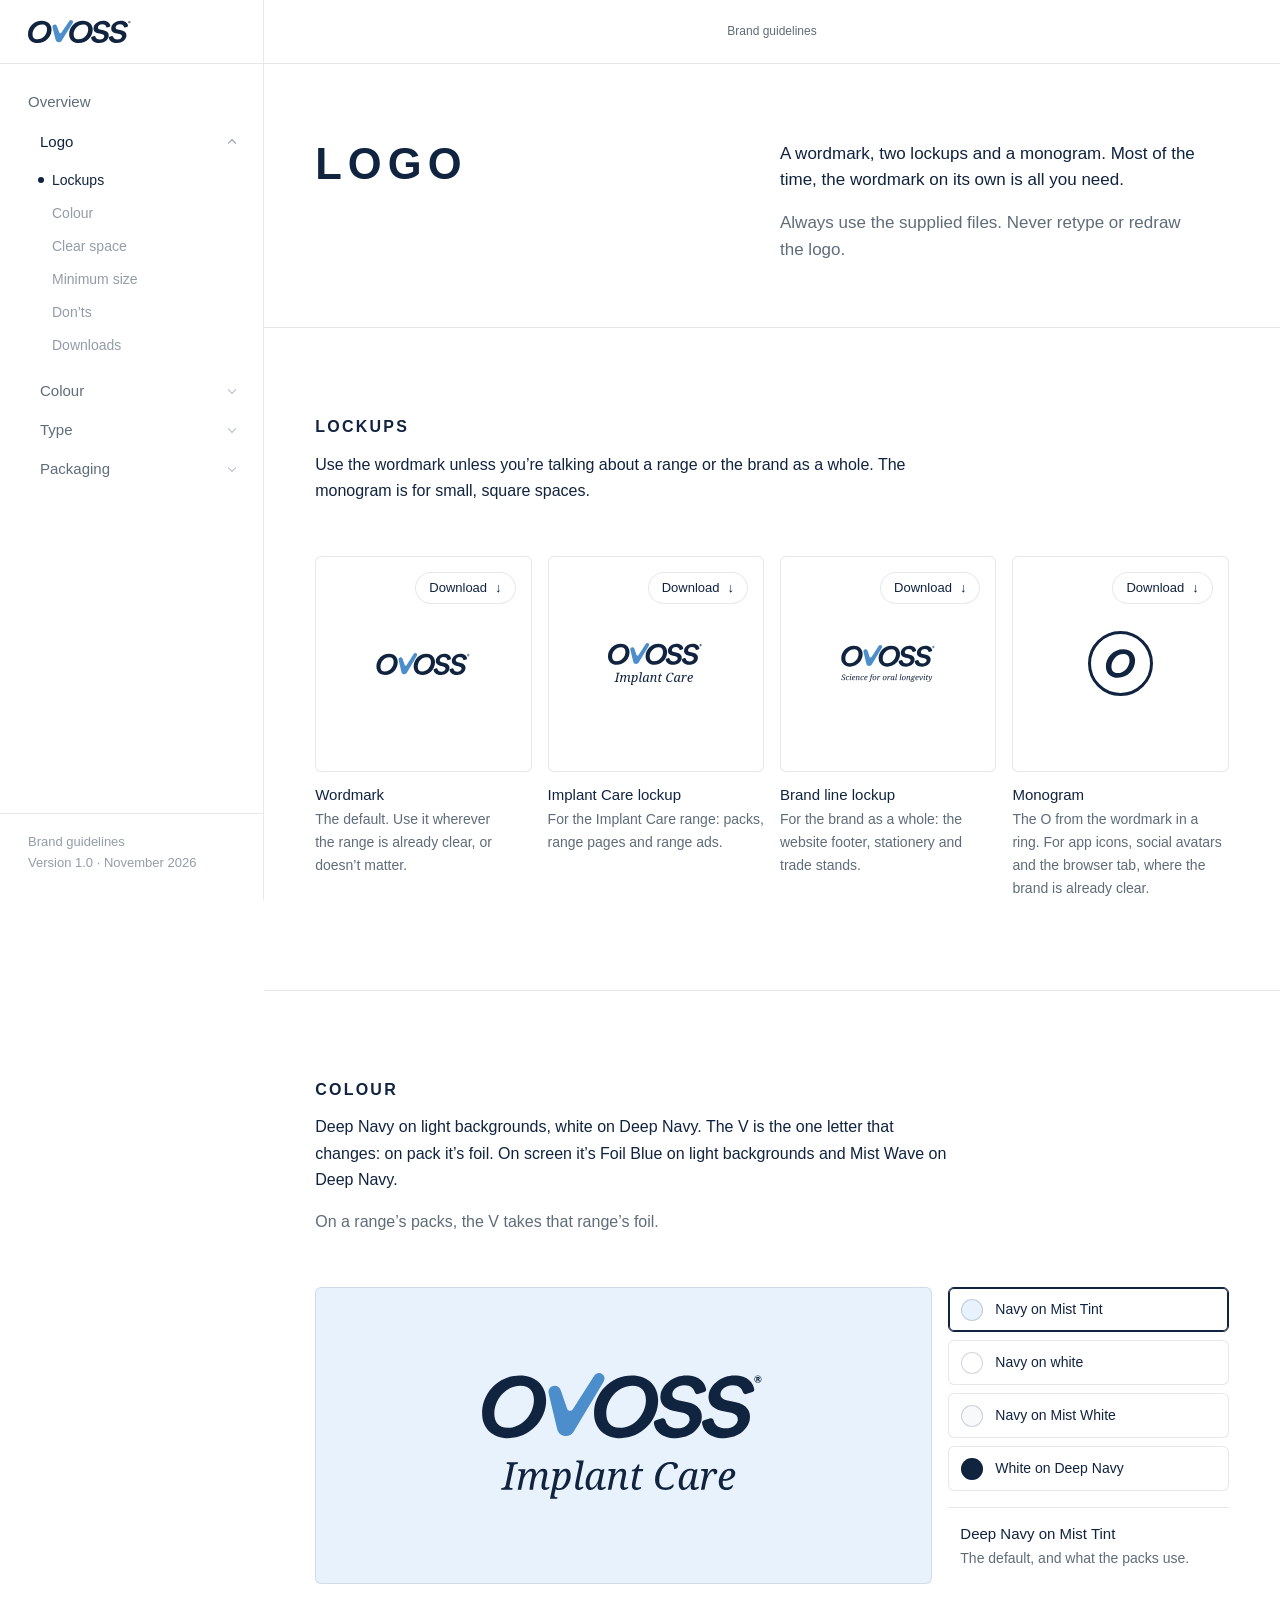
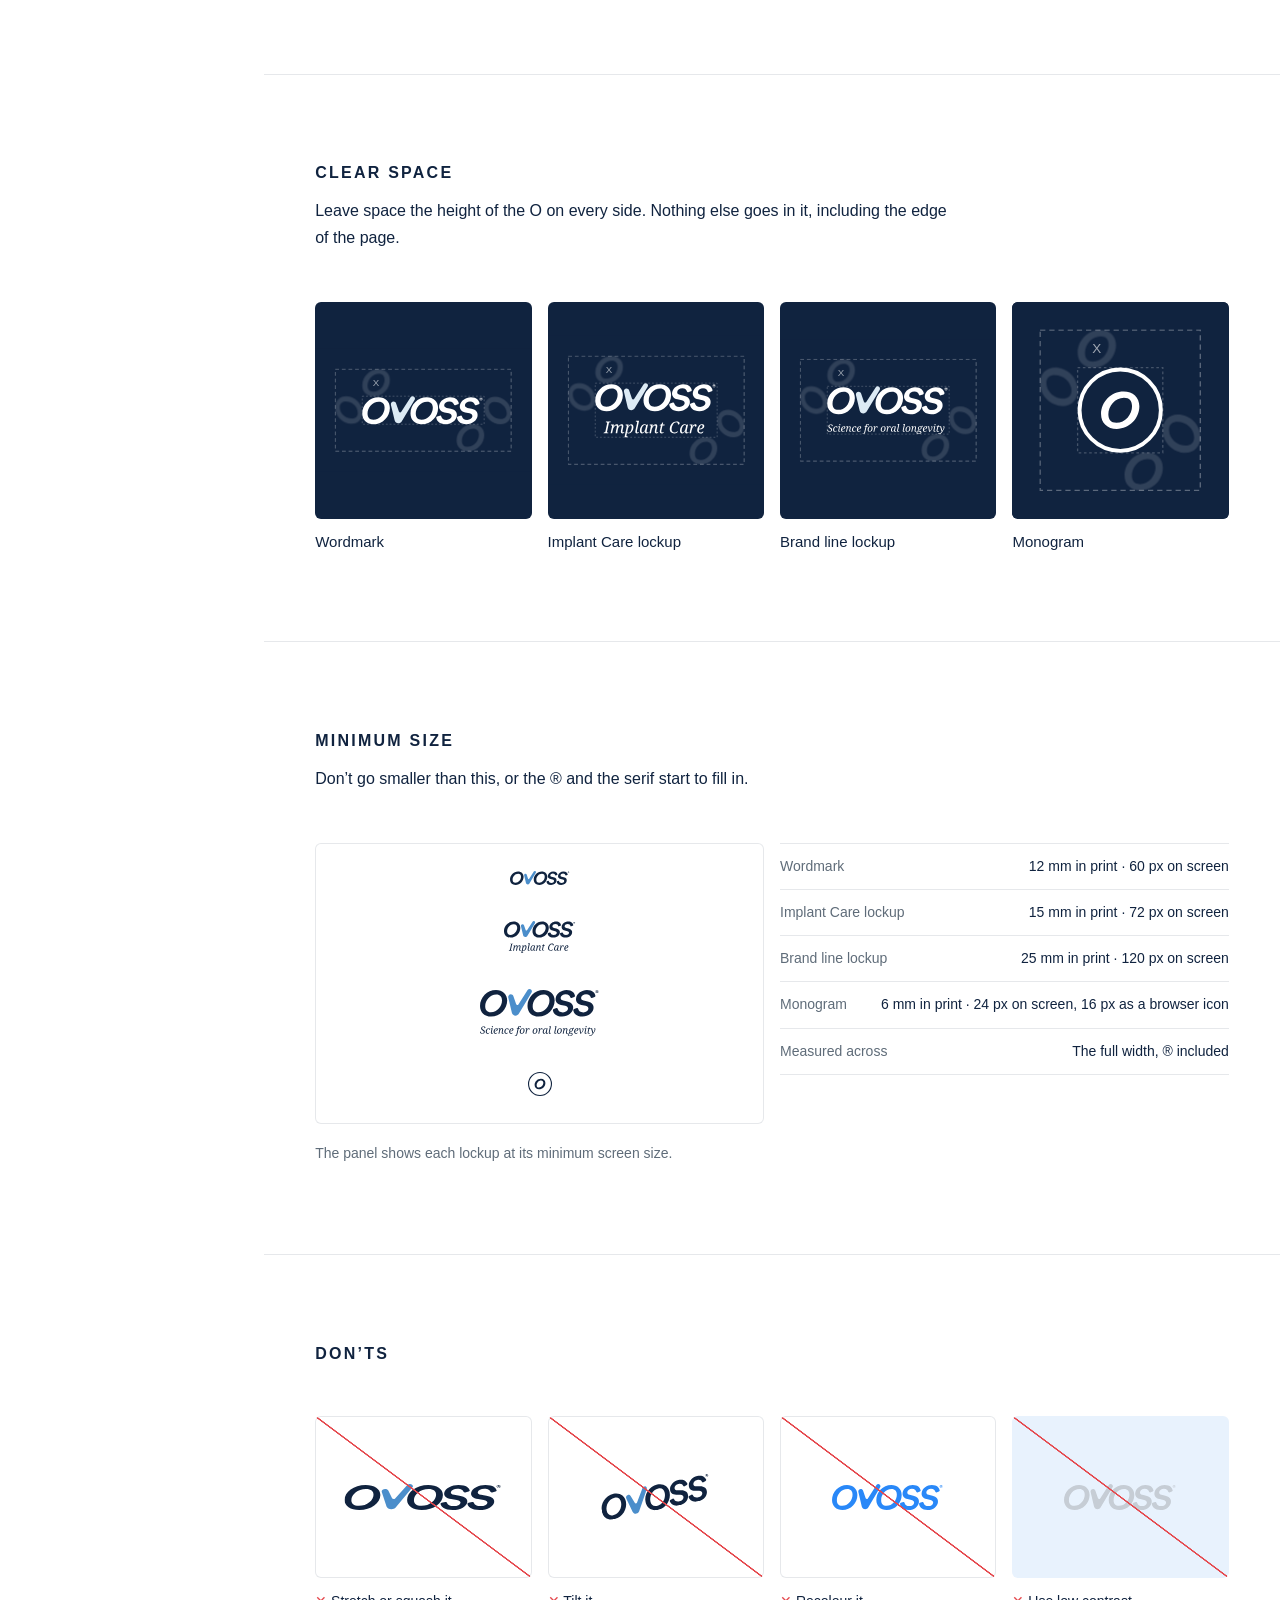
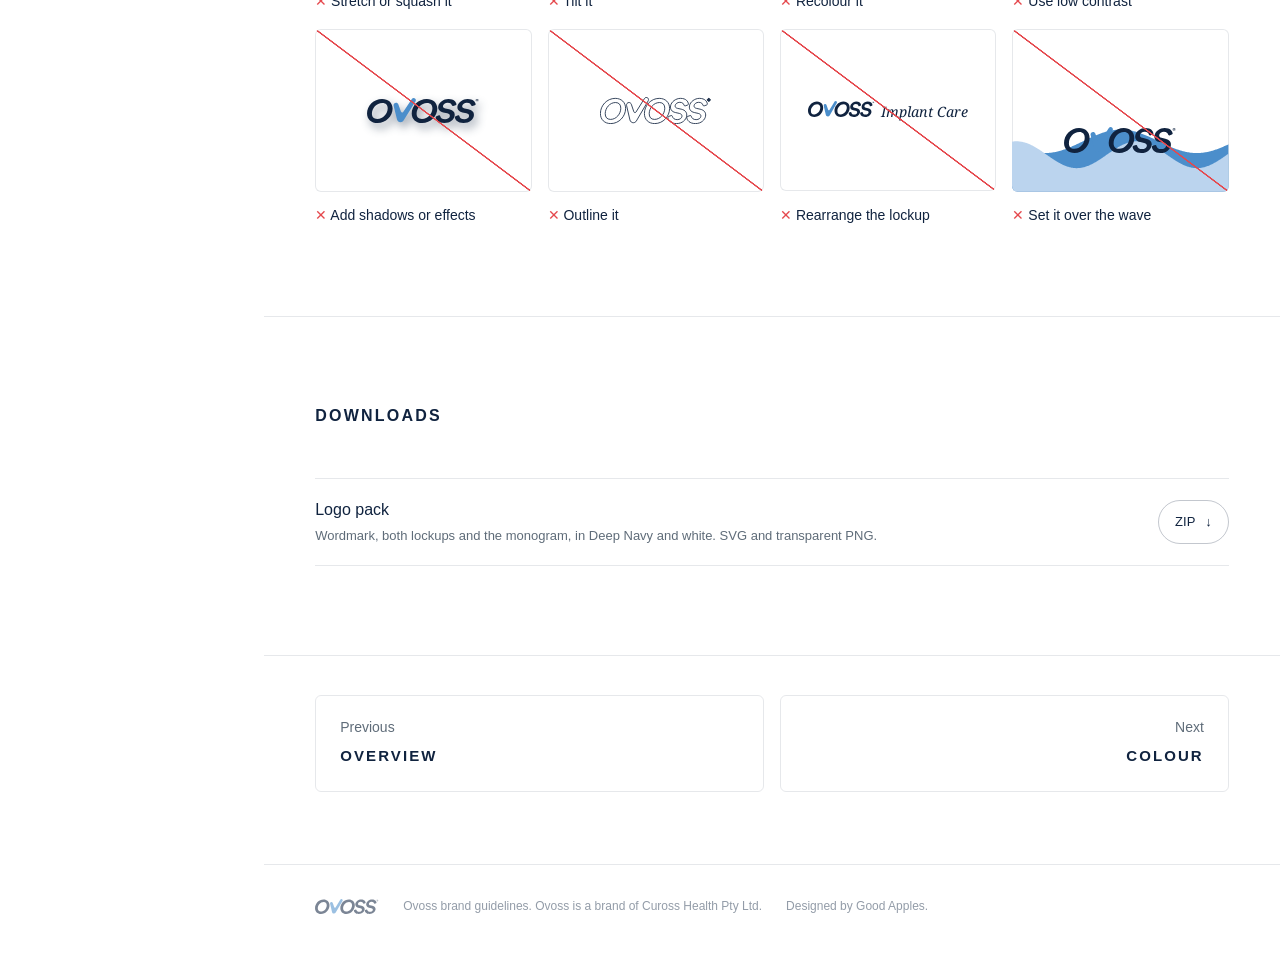
<file: logo.html>
<!doctype html>
<html lang="en-AU">
<head>
<meta charset="utf-8">
<meta name="viewport" content="width=device-width, initial-scale=1">
<title>Logo | Ovoss Brand Guidelines</title>
<meta name="description" content="A wordmark, two lockups and a monogram. Most of the time, the wordmark on its own is all you need.Always use the supplied files. Never retype or redraw the">
<meta name="robots" content="noindex, nofollow">
<meta name="theme-color" content="#FFFFFF">
<link rel="icon" href="assets/logo/svg/monogram-navy.svg" type="image/svg+xml">
<link rel="stylesheet" href="assets/css/site.css?v=05cdb762">
</head>
<body data-page="logo">
<a class="skip" href="#main">Skip to content</a>

<aside class="sidebar" id="sidebar">
  <div class="sidebar-head">
    <a class="brand" href="index.html" aria-label="Ovoss brand guidelines home"><img src="assets/logo/svg/wordmark-navy.svg" alt="Ovoss" width="104" height="23"></a>
  </div>
  <nav class="nav" aria-label="Guidelines">
    <a class="nav-root" href="index.html">Overview</a>
    <ul class="nav-pages">
<li class="nav-page is-current"><a href="logo.html" aria-current=page>Logo</a><ul class="nav-subs"><li><a href="logo.html#lockups" data-spy="lockups">Lockups</a></li><li><a href="logo.html#colourways" data-spy="colourways">Colour</a></li><li><a href="logo.html#clearspace" data-spy="clearspace">Clear space</a></li><li><a href="logo.html#size" data-spy="size">Minimum size</a></li><li><a href="logo.html#donts" data-spy="donts">Don&rsquo;ts</a></li><li><a href="logo.html#downloads" data-spy="downloads">Downloads</a></li></ul></li>
<li class="nav-page"><a href="colour.html">Colour</a><ul class="nav-subs"><li><a href="colour.html#core" data-spy="core">Core palette</a></li><li><a href="colour.html#balance" data-spy="balance">Balance</a></li><li><a href="colour.html#ranges" data-spy="ranges">Range colours</a></li><li><a href="colour.html#downloads" data-spy="downloads">Downloads</a></li></ul></li>
<li class="nav-page"><a href="type.html">Type</a><ul class="nav-subs"><li><a href="type.html#avenir" data-spy="avenir">Avenir Next</a></li><li><a href="type.html#serif" data-spy="serif">Serif italic</a></li><li><a href="type.html#hierarchy" data-spy="hierarchy">Hierarchy</a></li><li><a href="type.html#fallbacks" data-spy="fallbacks">Fallbacks</a></li></ul></li>
<li class="nav-page"><a href="packaging.html">Packaging</a><ul class="nav-subs"><li><a href="packaging.html#range" data-spy="range">The range</a></li><li><a href="packaging.html#front" data-spy="front">Front panel</a></li><li><a href="packaging.html#finishes" data-spy="finishes">Finishes</a></li><li><a href="packaging.html#toothpaste" data-spy="toothpaste">Toothpaste</a></li><li><a href="packaging.html#mouthwash" data-spy="mouthwash">Mouthwash</a></li><li><a href="packaging.html#coming" data-spy="coming">Still to design</a></li><li><a href="packaging.html#graphics" data-spy="graphics">Graphic elements</a></li><li><a href="packaging.html#print" data-spy="print">Print notes</a></li></ul></li>
    </ul>
  </nav>
  <div class="sidebar-foot">Brand guidelines<br>Version 1.0 &middot; November 2026</div>
</aside>

<div class="shell">
  <header class="topbar">
    <button class="menu-btn" aria-controls="sidebar" aria-expanded="false"><span></span><span></span><span class="sr">Menu</span></button>
    <a class="topbar-mark" href="index.html" aria-label="Home"><img src="assets/logo/svg/wordmark-navy.svg" alt="" width="78" height="17"></a>
    <span class="topbar-title muted">Brand guidelines</span>
  </header>

  <main id="main">
    <header class="page-head">
      <h1 class="page-title">Logo</h1>
      <div class="page-intro"><p>A wordmark, two lockups and a monogram. Most of the time, the wordmark on its own is all you need.</p><p class="muted">Always use the supplied files. Never retype or redraw the logo.</p></div>
    </header>
<section class="sec" id="lockups" data-nav="Lockups">
  <div class="sec-head">
    <h2>Lockups</h2>
    <div class="copy"><p>Use the wordmark unless you&rsquo;re talking about a range or the brand as a whole. The monogram is for small, square spaces.</p></div>
  </div>
  <div class="grid g4">
    <div>
      <div class="panel square bg-white"><a class="dl-pill" href="assets/downloads/Ovoss-wordmark.zip" download>Download</a><img class="logo" src="assets/logo/svg/wordmark-navy.svg" alt="Ovoss wordmark" width="380" height="87"></div>
      <div class="cap"><span class="label">Wordmark</span><p>The default. Use it wherever the range is already clear, or doesn&rsquo;t matter.</p></div>
    </div>
    <div>
      <div class="panel square bg-white"><a class="dl-pill" href="assets/downloads/Ovoss-implant-care.zip" download>Download</a><img class="logo" src="assets/logo/svg/implant-care-navy.svg" alt="Ovoss Implant Care lockup" width="380" height="169"></div>
      <div class="cap"><span class="label">Implant Care lockup</span><p>For the Implant Care range: packs, range pages and range ads.</p></div>
    </div>
    <div>
      <div class="panel square bg-white"><a class="dl-pill" href="assets/downloads/Ovoss-brand-line.zip" download>Download</a><img class="logo" src="assets/logo/svg/brand-line-navy.svg" alt="Ovoss with the line Science for oral longevity" width="380" height="149"></div>
      <div class="cap"><span class="label">Brand line lockup</span><p>For the brand as a whole: the website footer, stationery and trade stands.</p></div>
    </div>
    <div>
      <div class="panel square bg-white"><a class="dl-pill" href="assets/downloads/Ovoss-monogram.zip" download>Download</a><img class="logo sm" src="assets/logo/svg/monogram-navy.svg" alt="Ovoss monogram" width="200" height="200"></div>
      <div class="cap"><span class="label">Monogram</span><p>The O from the wordmark in a ring. For app icons, social avatars and the browser tab, where the brand is already clear.</p></div>
    </div>
  </div>
</section>

<section class="sec" id="colourways" data-nav="Colour">
  <div class="sec-head">
    <h2>Colour</h2>
    <div class="copy"><p>Deep Navy on light backgrounds, white on Deep Navy. The V is the one letter that changes: on pack it&rsquo;s foil. On screen it&rsquo;s Foil Blue on light backgrounds and Mist Wave on Deep Navy.</p><p>On a range&rsquo;s packs, the V takes that range&rsquo;s foil.</p></div>
  </div>
  <div class="selector" data-selector>
    <div class="panel stage" style="background:#E8F2FD"><img src="assets/logo/svg/implant-care-navy.svg" alt="Deep Navy logo on Mist Tint"></div>
    <div class="controls">
      <button class="chip" aria-pressed="true" data-bg="#E8F2FD" data-logo="assets/logo/svg/implant-care-navy.svg" data-name="Deep Navy on Mist Tint" data-note="The default, and what the packs use."><i style="background:#E8F2FD"></i>Navy on Mist Tint</button>
      <button class="chip" aria-pressed="false" data-bg="#FFFFFF" data-logo="assets/logo/svg/implant-care-navy.svg" data-name="Deep Navy on white" data-note="For documents, screens and anything printed on white."><i style="background:#FFFFFF"></i>Navy on white</button>
      <button class="chip" aria-pressed="false" data-bg="#F7F9FB" data-logo="assets/logo/svg/implant-care-navy.svg" data-name="Deep Navy on Mist White" data-note="For page and screen backgrounds."><i style="background:#F7F9FB"></i>Navy on Mist White</button>
      <button class="chip" aria-pressed="false" data-bg="#10233F" data-logo="assets/logo/svg/implant-care-white.svg" data-name="White on Deep Navy" data-note="For dark panels, like the carton lid."><i style="background:#10233F"></i>White on Deep Navy</button>
      <div class="result"><strong>Deep Navy on Mist Tint</strong>The default, and what the packs use.</div>
    </div>
  </div>
</section>

<section class="sec" id="clearspace" data-nav="Clear space">
  <div class="sec-head">
    <h2>Clear space</h2>
    <div class="copy"><p>Leave space the height of the O on every side. Nothing else goes in it, including the edge of the page.</p></div>
  </div>
  <div class="grid g4">
    <div><div class="panel square bg-navy"><svg class="diagram" viewBox="-52.88 -52.88 242.13 137.12" role="img" aria-label="Clear space around the wordmark"><rect x="-52.88" y="-52.88" width="242.13" height="137.12" fill="#10233F"/><g fill="#FFFFFF" opacity=".14"><path d="M30.884,13.150C30.884,22.746 22.935,31.354 12.663,31.354C5.102,31.354 0.000,26.587 0.000,19.302C0.000,9.697 7.933,1.136 18.214,1.136C25.746,1.136 30.884,5.881 30.884,13.150ZM24.987,12.963C24.987,8.905 22.995,6.126 18.492,6.126C11.277,6.126 5.897,12.874 5.897,19.496C5.897,23.561 7.860,26.364 12.385,26.364C19.579,26.364 24.987,19.566 24.987,12.963Z" transform="translate(0.000,-30.218) scale(1.00000) translate(-0.000,-1.136)"/><path d="M30.884,13.150C30.884,22.746 22.935,31.354 12.663,31.354C5.102,31.354 0.000,26.587 0.000,19.302C0.000,9.697 7.933,1.136 18.214,1.136C25.746,1.136 30.884,5.881 30.884,13.150ZM24.987,12.963C24.987,8.905 22.995,6.126 18.492,6.126C11.277,6.126 5.897,12.874 5.897,19.496C5.897,23.561 7.860,26.364 12.385,26.364C19.579,26.364 24.987,19.566 24.987,12.963Z" transform="translate(0.000,0.000) rotate(90) scale(1.00000) translate(-0.000,-1.136)"/><path d="M30.884,13.150C30.884,22.746 22.935,31.354 12.663,31.354C5.102,31.354 0.000,26.587 0.000,19.302C0.000,9.697 7.933,1.136 18.214,1.136C25.746,1.136 30.884,5.881 30.884,13.150ZM24.987,12.963C24.987,8.905 22.995,6.126 18.492,6.126C11.277,6.126 5.897,12.874 5.897,19.496C5.897,23.561 7.860,26.364 12.385,26.364C19.579,26.364 24.987,19.566 24.987,12.963Z" transform="translate(105.484,31.355) scale(1.00000) translate(-0.000,-1.136)"/><path d="M30.884,13.150C30.884,22.746 22.935,31.354 12.663,31.354C5.102,31.354 0.000,26.587 0.000,19.302C0.000,9.697 7.933,1.136 18.214,1.136C25.746,1.136 30.884,5.881 30.884,13.150ZM24.987,12.963C24.987,8.905 22.995,6.126 18.492,6.126C11.277,6.126 5.897,12.874 5.897,19.496C5.897,23.561 7.860,26.364 12.385,26.364C19.579,26.364 24.987,19.566 24.987,12.963Z" transform="translate(166.586,0.471) rotate(90) scale(1.00000) translate(-0.000,-1.136)"/></g><rect x="-30.22" y="-30.22" width="196.80" height="91.79" fill="none" stroke="#FFFFFF" stroke-opacity=".32" stroke-width="1.06" stroke-dasharray="4.23 3.17"/><rect x="0" y="0" width="136.37" height="31.36" fill="none" stroke="#FFFFFF" stroke-opacity=".22" stroke-width="1.06" stroke-dasharray="2.12 2.12"/><g><g><path fill="#FFFFFF" d="M30.884,13.150C30.884,22.746 22.935,31.354 12.663,31.354C5.102,31.354 0.000,26.587 0.000,19.302C0.000,9.697 7.933,1.136 18.214,1.136C25.746,1.136 30.884,5.881 30.884,13.150ZM24.987,12.963C24.987,8.905 22.995,6.126 18.492,6.126C11.277,6.126 5.897,12.874 5.897,19.496C5.897,23.561 7.860,26.364 12.385,26.364C19.579,26.364 24.987,19.566 24.987,12.963Z"/><path fill="#DCEAF4" d="M40.405,30.333L40.405,30.333C38.407,30.333 36.670,28.961 36.206,27.017L32.097,9.784C31.647,7.895 33.079,6.080 35.021,6.080L35.021,6.080C36.303,6.080 37.444,6.893 37.863,8.105L41.008,17.210C41.410,18.374 42.978,18.562 43.644,17.525L54.108,1.223C55.027,-0.208 57.034,-0.421 58.231,0.786L58.231,0.786C59.088,1.649 59.249,2.983 58.624,4.025L44.108,28.236C43.328,29.537 41.922,30.333 40.405,30.333Z"/><path fill="#FFFFFF" d="M84.850,13.150C84.850,22.746 76.901,31.354 66.629,31.354C59.068,31.354 53.966,26.587 53.966,19.302C53.966,9.698 61.898,1.136 72.179,1.136C79.711,1.136 84.850,5.881 84.850,13.150ZM78.953,12.963C78.953,8.906 76.960,6.126 72.457,6.126C65.243,6.126 59.863,12.875 59.863,19.496C59.863,23.561 61.826,26.364 66.351,26.364C73.546,26.364 78.953,19.567 78.953,12.963Z"/><path fill="#FFFFFF" d="M88.413,22.816C88.885,25.027 90.785,26.624 94.229,26.624C97.495,26.624 99.608,24.851 99.977,22.840C100.303,21.067 99.196,19.706 96.830,19.173L91.972,18.111C87.525,17.163 85.309,14.150 86.048,10.126C86.939,5.275 92.441,1.137 98.235,1.137C105.287,1.137 107.418,4.961 107.958,7.635C108.091,8.293 107.661,8.915 107.025,9.129L104.056,10.127C103.355,10.363 102.668,9.845 102.472,9.132C102.057,7.616 100.801,5.867 97.366,5.867C94.406,5.867 92.102,7.699 91.743,9.650C91.428,11.367 92.306,12.607 94.503,13.082L99.126,14.087C104.278,15.212 106.536,18.346 105.765,22.543C104.994,26.740 100.636,31.355 93.305,31.355C86.009,31.355 83.225,27.308 82.806,24.129C82.723,23.505 83.155,22.948 83.754,22.757L86.861,21.765C87.574,21.537 88.257,22.085 88.413,22.816Z"/><path fill="#FFFFFF" d="M111.615,22.816C112.086,25.027 113.986,26.624 117.431,26.624C120.696,26.624 122.809,24.851 123.178,22.840C123.504,21.067 122.397,19.706 120.032,19.173L115.174,18.111C110.726,17.163 108.510,14.150 109.249,10.126C110.140,5.275 115.642,1.137 121.436,1.137C128.488,1.137 130.619,4.961 131.159,7.635C131.292,8.293 130.862,8.915 130.226,9.129L127.257,10.127C126.557,10.363 125.869,9.845 125.674,9.132C125.258,7.616 124.002,5.867 120.567,5.867C117.607,5.867 115.303,7.699 114.944,9.650C114.629,11.367 115.508,12.607 117.704,13.082L122.327,14.087C127.479,15.212 129.737,18.346 128.966,22.543C128.195,26.740 123.838,31.355 116.506,31.355C109.210,31.355 106.426,27.308 106.007,24.129C105.924,23.505 106.356,22.948 106.956,22.757L110.062,21.765C110.775,21.537 111.458,22.085 111.615,22.816Z"/><path fill="#FFFFFF" d="M134.643 2.929Q134.643 3.286 134.506 3.597Q134.370 3.908 134.138 4.136Q133.907 4.363 133.592 4.496Q133.277 4.629 132.921 4.629Q132.564 4.629 132.245 4.496Q131.927 4.363 131.691 4.136Q131.456 3.908 131.320 3.597Q131.183 3.286 131.183 2.929Q131.183 2.573 131.320 2.258Q131.456 1.943 131.691 1.712Q131.927 1.480 132.245 1.344Q132.564 1.207 132.921 1.207Q133.277 1.207 133.592 1.344Q133.907 1.480 134.138 1.712Q134.370 1.943 134.506 2.258Q134.643 2.573 134.643 2.929ZM134.370 2.929Q134.370 2.626 134.256 2.360Q134.142 2.095 133.945 1.894Q133.748 1.693 133.486 1.579Q133.224 1.465 132.921 1.465Q132.617 1.465 132.351 1.579Q132.086 1.693 131.885 1.894Q131.684 2.095 131.570 2.360Q131.456 2.626 131.456 2.929Q131.456 3.225 131.570 3.491Q131.684 3.756 131.885 3.954Q132.086 4.151 132.351 4.265Q132.617 4.379 132.921 4.379Q133.224 4.379 133.486 4.265Q133.748 4.151 133.945 3.954Q134.142 3.756 134.256 3.491Q134.370 3.225 134.370 2.929ZM133.285 3.878 132.905 3.149H132.685V3.878H132.147V1.905H132.996Q133.141 1.905 133.285 1.935Q133.429 1.966 133.547 2.038Q133.664 2.110 133.736 2.231Q133.808 2.353 133.808 2.527Q133.808 2.725 133.698 2.865Q133.588 3.005 133.414 3.066L133.915 3.878ZM133.239 2.535Q133.239 2.436 133.152 2.391Q133.065 2.345 132.974 2.345H132.685V2.755H132.974Q133.080 2.755 133.160 2.694Q133.239 2.633 133.239 2.535Z"/></g></g><text x="15.44" y="-15.11" text-anchor="middle" dominant-baseline="central" font-size="10.88" fill="#FFFFFF" fill-opacity=".6">X</text></svg></div><div class="cap"><span class="label">Wordmark</span></div></div>
    <div><div class="panel square bg-navy"><svg class="diagram" viewBox="-63.46 -63.46 290.56 199.62" role="img" aria-label="Clear space around the implant care"><rect x="-63.46" y="-63.46" width="290.56" height="199.62" fill="#10233F"/><g fill="#FFFFFF" opacity=".14"><path d="M37.061,15.780C37.061,27.295 27.522,37.625 15.195,37.625C6.122,37.625 0.000,31.905 0.000,23.162C0.000,11.637 9.519,1.363 21.857,1.363C30.896,1.363 37.061,7.057 37.061,15.780ZM29.984,15.556C29.984,10.686 27.595,7.351 22.190,7.351C13.533,7.351 7.076,15.449 7.076,23.396C7.076,28.274 9.432,31.637 14.862,31.637C23.495,31.637 29.984,23.480 29.984,15.556Z" transform="translate(0.000,-36.262) scale(1.00000) translate(-0.000,-1.363)"/><path d="M37.061,15.780C37.061,27.295 27.522,37.625 15.195,37.625C6.122,37.625 0.000,31.905 0.000,23.162C0.000,11.637 9.519,1.363 21.857,1.363C30.896,1.363 37.061,7.057 37.061,15.780ZM29.984,15.556C29.984,10.686 27.595,7.351 22.190,7.351C13.533,7.351 7.076,15.449 7.076,23.396C7.076,28.274 9.432,31.637 14.862,31.637C23.495,31.637 29.984,23.480 29.984,15.556Z" transform="translate(0.000,0.000) rotate(90) scale(1.00000) translate(-0.000,-1.363)"/><path d="M37.061,15.780C37.061,27.295 27.522,37.625 15.195,37.625C6.122,37.625 0.000,31.905 0.000,23.162C0.000,11.637 9.519,1.363 21.857,1.363C30.896,1.363 37.061,7.057 37.061,15.780ZM29.984,15.556C29.984,10.686 27.595,7.351 22.190,7.351C13.533,7.351 7.076,15.449 7.076,23.396C7.076,28.274 9.432,31.637 14.862,31.637C23.495,31.637 29.984,23.480 29.984,15.556Z" transform="translate(126.582,72.699) scale(1.00000) translate(-0.000,-1.363)"/><path d="M37.061,15.780C37.061,27.295 27.522,37.625 15.195,37.625C6.122,37.625 0.000,31.905 0.000,23.162C0.000,11.637 9.519,1.363 21.857,1.363C30.896,1.363 37.061,7.057 37.061,15.780ZM29.984,15.556C29.984,10.686 27.595,7.351 22.190,7.351C13.533,7.351 7.076,15.449 7.076,23.396C7.076,28.274 9.432,31.637 14.862,31.637C23.495,31.637 29.984,23.480 29.984,15.556Z" transform="translate(199.905,35.638) rotate(90) scale(1.00000) translate(-0.000,-1.363)"/></g><rect x="-36.26" y="-36.26" width="236.17" height="145.22" fill="none" stroke="#FFFFFF" stroke-opacity=".32" stroke-width="1.27" stroke-dasharray="5.08 3.81"/><rect x="0" y="0" width="163.64" height="72.70" fill="none" stroke="#FFFFFF" stroke-opacity=".22" stroke-width="1.27" stroke-dasharray="2.54 2.54"/><g><g><path fill="#FFFFFF" d="M37.061,15.780C37.061,27.295 27.522,37.625 15.195,37.625C6.122,37.625 0.000,31.905 0.000,23.162C0.000,11.637 9.519,1.363 21.857,1.363C30.896,1.363 37.061,7.057 37.061,15.780ZM29.984,15.556C29.984,10.686 27.595,7.351 22.190,7.351C13.533,7.351 7.076,15.449 7.076,23.396C7.076,28.274 9.432,31.637 14.862,31.637C23.495,31.637 29.984,23.480 29.984,15.556Z"/><path fill="#DCEAF4" d="M48.487,36.400L48.487,36.400C46.089,36.400 44.004,34.754 43.448,32.421L38.517,11.741C37.976,9.473 39.696,7.296 42.026,7.296L42.026,7.296C43.565,7.296 44.934,8.272 45.436,9.726L49.210,20.652C49.693,22.049 51.575,22.275 52.373,21.030L64.931,1.467C66.033,-0.250 68.441,-0.505 69.878,0.943L69.878,0.943C70.906,1.978 71.100,3.579 70.350,4.830L52.930,33.884C51.994,35.445 50.307,36.400 48.487,36.400Z"/><path fill="#FFFFFF" d="M101.821,15.780C101.821,27.295 92.282,37.625 79.956,37.625C70.883,37.625 64.760,31.905 64.760,23.162C64.760,11.637 74.279,1.363 86.616,1.363C95.654,1.363 101.821,7.058 101.821,15.780ZM94.745,15.556C94.745,10.687 92.353,7.351 86.949,7.351C78.293,7.351 71.837,15.450 71.837,23.396C71.837,28.274 74.192,31.637 79.623,31.637C88.256,31.637 94.745,23.480 94.745,15.556Z"/><path fill="#FFFFFF" d="M106.097,27.380C106.663,30.032 108.943,31.949 113.076,31.949C116.995,31.949 119.531,29.821 119.974,27.409C120.365,25.281 119.036,23.647 116.198,23.007L110.368,21.733C105.031,20.596 102.371,16.980 103.258,12.151C104.327,6.330 110.930,1.364 117.883,1.364C126.345,1.364 128.904,5.953 129.551,9.162C129.710,9.951 129.194,10.698 128.431,10.955L124.869,12.153C124.028,12.435 123.203,11.814 122.968,10.959C122.470,9.139 120.962,7.040 116.841,7.040C113.289,7.040 110.523,9.238 110.093,11.581C109.715,13.640 110.769,15.128 113.405,15.699L118.952,16.905C125.134,18.254 127.844,22.016 126.919,27.052C125.994,32.088 120.765,37.626 111.967,37.626C103.212,37.626 99.871,32.770 99.368,28.955C99.269,28.206 99.787,27.538 100.506,27.309L104.234,26.118C105.089,25.845 105.910,26.502 106.097,27.380Z"/><path fill="#FFFFFF" d="M133.939,27.380C134.505,30.032 136.785,31.949 140.918,31.949C144.837,31.949 147.373,29.821 147.816,27.409C148.207,25.281 146.878,23.647 144.039,23.007L138.210,21.733C132.873,20.596 130.213,16.980 131.100,12.151C132.169,6.330 138.772,1.364 145.725,1.364C154.187,1.364 156.745,5.953 157.392,9.162C157.552,9.951 157.036,10.698 156.273,10.955L152.711,12.153C151.870,12.435 151.044,11.814 150.810,10.959C150.312,9.139 148.804,7.040 144.682,7.040C141.130,7.040 138.365,9.238 137.935,11.581C137.557,13.640 138.611,15.128 141.247,15.699L146.794,16.905C152.976,18.254 155.686,22.016 154.761,27.052C153.836,32.088 148.607,37.626 139.809,37.626C131.053,37.626 127.712,32.770 127.210,28.955C127.111,28.206 127.629,27.538 128.348,27.309L132.076,26.118C132.931,25.845 133.752,26.502 133.939,27.380Z"/><path fill="#FFFFFF" d="M161.574 3.516Q161.574 3.944 161.410 4.317Q161.246 4.691 160.969 4.964Q160.691 5.237 160.313 5.396Q159.935 5.556 159.507 5.556Q159.079 5.556 158.696 5.396Q158.314 5.237 158.031 4.964Q157.749 4.691 157.585 4.317Q157.421 3.944 157.421 3.516Q157.421 3.087 157.585 2.710Q157.749 2.332 158.031 2.054Q158.314 1.776 158.696 1.612Q159.079 1.448 159.507 1.448Q159.935 1.448 160.313 1.612Q160.691 1.776 160.969 2.054Q161.246 2.332 161.410 2.710Q161.574 3.087 161.574 3.516ZM161.246 3.516Q161.246 3.151 161.110 2.832Q160.973 2.514 160.736 2.272Q160.500 2.031 160.185 1.894Q159.871 1.758 159.507 1.758Q159.142 1.758 158.824 1.894Q158.505 2.031 158.264 2.272Q158.022 2.514 157.886 2.832Q157.749 3.151 157.749 3.516Q157.749 3.871 157.886 4.190Q158.022 4.508 158.264 4.745Q158.505 4.982 158.824 5.119Q159.142 5.255 159.507 5.255Q159.871 5.255 160.185 5.119Q160.500 4.982 160.736 4.745Q160.973 4.508 161.110 4.190Q161.246 3.871 161.246 3.516ZM159.944 4.654 159.489 3.780H159.224V4.654H158.578V2.286H159.598Q159.771 2.286 159.944 2.322Q160.117 2.359 160.258 2.445Q160.399 2.532 160.486 2.678Q160.572 2.823 160.572 3.033Q160.572 3.270 160.440 3.438Q160.308 3.607 160.099 3.680L160.700 4.654ZM159.889 3.042Q159.889 2.924 159.785 2.869Q159.680 2.814 159.571 2.814H159.224V3.306H159.571Q159.698 3.306 159.794 3.233Q159.889 3.160 159.889 3.042Z"/><path fill="#FFFFFF" d="M144.787,64.621C144.938,64.716 145.016,64.900 145.016,65.174C145.016,65.766 144.670,66.319 143.971,66.833C143.278,67.347 142.345,67.604 141.177,67.604C139.886,67.604 138.847,67.196 138.054,66.386C137.261,65.570 136.864,64.458 136.864,63.039C136.864,61.111 137.484,59.340 138.730,57.731C139.976,56.122 141.552,55.317 143.451,55.317C144.390,55.317 145.110,55.540 145.630,55.987C146.144,56.434 146.401,57.054 146.401,57.853C146.401,59.049 145.781,60.088 144.535,60.976C143.295,61.864 141.775,62.306 139.981,62.306L139.601,62.306C139.472,62.306 139.338,62.300 139.199,62.284C139.171,62.485 139.154,62.798 139.154,63.211C139.154,65.211 139.964,66.211 141.584,66.211C142.847,66.211 143.908,65.680 144.769,64.624L144.787,64.621ZM139.417,61.263L139.635,61.263C140.937,61.263 142.015,60.945 142.859,60.313C143.703,59.682 144.127,58.860 144.127,57.849C144.127,56.838 143.697,56.368 142.842,56.368C142.127,56.368 141.462,56.815 140.842,57.715C140.222,58.609 139.747,59.794 139.417,61.263L139.417,61.263Z"/><path fill="#FFFFFF" d="M134.199,58.514C134.199,57.346 133.903,56.765 133.311,56.765C132.629,56.765 131.903,57.441 131.132,58.788C130.367,60.135 129.797,61.660 129.428,63.358L128.596,67.386L126.534,67.386L128.395,58.497C128.479,58.089 128.524,57.754 128.524,57.502C128.524,56.804 127.937,56.452 126.764,56.452L126.580,56.452L126.787,55.525L130.698,55.525L130.234,58.710L130.463,58.710C131.055,57.391 131.636,56.497 132.212,56.023C132.787,55.548 133.458,55.308 134.223,55.308C135.435,55.308 136.039,55.816 136.039,56.833C136.039,57.956 135.424,58.520 134.201,58.520L134.201,58.514L134.199,58.514Z"/><path fill="#FFFFFF" d="M120.835,64.045L120.695,64.045C119.639,66.414 118.259,67.598 116.561,67.598C115.661,67.598 114.963,67.246 114.460,66.536C113.957,65.826 113.711,64.832 113.711,63.558C113.711,61.530 114.342,59.641 115.605,57.909C116.868,56.171 118.432,55.305 120.298,55.305C121.298,55.305 122.164,55.573 122.890,56.104L123.862,55.540L124.577,55.540L123.063,62.624C122.845,63.641 122.739,64.457 122.739,65.077C122.739,65.826 122.979,66.200 123.465,66.200C123.884,66.200 124.415,66.010 125.063,65.630L125.465,66.278C124.409,67.155 123.364,67.597 122.342,67.597C121.191,67.597 120.616,66.982 120.616,65.759C120.616,65.290 120.694,64.720 120.845,64.044L120.835,64.044L120.835,64.045ZM122.092,57.101C121.751,56.570 121.198,56.302 120.416,56.302C119.153,56.302 118.097,57.101 117.248,58.704C116.393,60.308 115.969,61.956 115.969,63.649C115.969,65.342 116.433,66.208 117.360,66.208C118.092,66.208 118.863,65.666 119.673,64.577C120.478,63.488 121.014,62.303 121.271,61.012L122.092,57.101L122.092,57.101Z"/><path fill="#FFFFFF" d="M110.476,64.157C110.672,64.297 110.767,64.537 110.767,64.889C110.767,65.593 110.359,66.224 109.538,66.772C108.717,67.325 107.588,67.599 106.147,67.599C104.225,67.599 102.722,67.085 101.649,66.057C100.571,65.029 100.034,63.571 100.034,61.682C100.034,58.888 100.906,56.469 102.649,54.430C104.392,52.391 106.560,51.368 109.152,51.368C110.443,51.368 111.448,51.591 112.163,52.033C112.884,52.474 113.241,53.078 113.241,53.832C113.241,54.357 113.045,54.776 112.649,55.084C112.252,55.391 111.727,55.548 111.073,55.548C111.073,53.548 110.341,52.548 108.872,52.548C107.051,52.548 105.525,53.543 104.296,55.526C103.067,57.509 102.452,59.677 102.452,62.035C102.452,64.795 103.765,66.169 106.385,66.169C108.089,66.169 109.458,65.499 110.480,64.158L110.476,64.158L110.476,64.157Z"/><path fill="#FFFFFF" d="M91.647,65.722L92.027,66.543C91.032,67.247 90.038,67.599 89.043,67.599C87.439,67.599 86.635,66.739 86.635,65.018C86.635,64.465 86.708,63.845 86.853,63.157L88.205,56.782L86.518,56.782L86.725,55.894C88.166,55.894 89.289,54.860 90.105,52.793L91.122,52.793L90.552,55.514L93.228,55.514L92.960,56.777L90.284,56.777L88.943,63.085C88.764,63.934 88.675,64.571 88.675,64.985C88.675,65.790 89.066,66.197 89.854,66.197C90.452,66.197 91.055,66.035 91.659,65.711L91.647,65.722Z"/><path fill="#FFFFFF" d="M74.774,67.387L72.712,67.387L74.573,58.498C74.657,58.090 74.702,57.755 74.702,57.503C74.702,56.805 74.188,56.453 73.160,56.453L72.987,56.453L73.183,55.526L77.278,55.526L76.686,58.314L76.904,58.314C78.100,56.325 79.441,55.330 80.932,55.330C82.508,55.330 83.295,56.146 83.295,57.783C83.295,58.252 83.161,59.062 82.893,60.213L82.323,62.828C82.127,63.716 82.032,64.487 82.032,65.152C82.032,65.856 82.289,66.208 82.809,66.208C83.234,66.208 83.703,66.040 84.223,65.700L84.625,66.348C83.658,67.186 82.759,67.600 81.926,67.600C81.311,67.600 80.825,67.404 80.462,67.008C80.099,66.611 79.914,66.075 79.914,65.399C79.914,64.723 80.054,63.723 80.333,62.404L80.841,60.113C81.059,59.219 81.165,58.532 81.165,58.051C81.165,57.179 80.824,56.744 80.148,56.744C79.327,56.744 78.489,57.297 77.628,58.409C76.768,59.521 76.214,60.622 75.969,61.728L74.779,67.388L74.774,67.387Z"/><path fill="#FFFFFF" d="M67.008,64.045L66.868,64.045C65.812,66.414 64.432,67.598 62.734,67.598C61.834,67.598 61.136,67.246 60.633,66.536C60.130,65.826 59.884,64.832 59.884,63.558C59.884,61.530 60.515,59.641 61.778,57.909C63.041,56.171 64.605,55.305 66.471,55.305C67.471,55.305 68.337,55.573 69.063,56.104L70.035,55.540L70.750,55.540L69.236,62.624C69.018,63.641 68.912,64.457 68.912,65.077C68.912,65.826 69.152,66.200 69.638,66.200C70.057,66.200 70.588,66.010 71.236,65.630L71.638,66.278C70.582,67.155 69.537,67.597 68.515,67.597C67.364,67.597 66.789,66.982 66.789,65.759C66.789,65.290 66.867,64.720 67.018,64.044L67.008,64.044L67.008,64.045ZM68.265,57.101C67.924,56.570 67.371,56.302 66.589,56.302C65.326,56.302 64.270,57.101 63.421,58.704C62.566,60.308 62.142,61.956 62.142,63.649C62.142,65.342 62.606,66.208 63.533,66.208C64.265,66.208 65.036,65.666 65.846,64.577C66.651,63.488 67.187,62.303 67.444,61.012L68.265,57.101Z"/><path fill="#FFFFFF" d="M54.437,51.508L54.633,50.581L58.812,50.581L56.253,62.638C56.030,63.688 55.918,64.504 55.918,65.091C55.918,65.840 56.164,66.214 56.650,66.214C57.075,66.214 57.605,66.024 58.237,65.644L58.639,66.292C57.617,67.169 56.616,67.611 55.644,67.611C55.113,67.611 54.672,67.415 54.331,67.030C53.990,66.639 53.817,66.136 53.817,65.516C53.817,64.818 53.979,63.655 54.303,62.035L56.108,53.543C56.203,53.102 56.248,52.772 56.248,52.548C56.248,51.855 55.728,51.509 54.695,51.509L54.437,51.508Z"/><path fill="#FFFFFF" d="M43.632,71.772L43.436,72.699L39.279,72.699L42.218,58.670C42.347,58.050 42.414,57.664 42.414,57.502C42.414,56.804 41.900,56.452 40.872,56.452L40.699,56.452L40.895,55.525L44.817,55.525L44.286,58.475L44.392,58.475C45.459,56.363 46.806,55.313 48.443,55.313C49.343,55.313 50.035,55.654 50.521,56.341C51.007,57.023 51.253,58.017 51.253,59.313C51.253,61.291 50.633,63.174 49.398,64.945C48.163,66.722 46.582,67.610 44.649,67.610C43.805,67.610 43.085,67.442 42.487,67.102C42.420,67.577 42.358,67.934 42.303,68.169L42.000,69.521C41.866,70.136 41.793,70.543 41.793,70.750C41.793,71.432 42.307,71.778 43.335,71.778L43.626,71.778L43.632,71.772ZM42.833,65.817C43.308,66.342 43.889,66.605 44.582,66.605C45.811,66.605 46.856,65.800 47.711,64.191C48.566,62.582 48.990,60.945 48.990,59.280C48.990,57.615 48.526,56.699 47.599,56.699C46.834,56.699 46.063,57.230 45.286,58.291C44.509,59.353 43.995,60.459 43.744,61.604L42.839,65.817L42.833,65.817L42.833,65.817Z"/><path fill="#FFFFFF" d="M29.546,67.387L27.440,67.387C27.440,67.057 27.535,66.292 27.719,65.091C27.903,63.890 28.065,62.996 28.194,62.409L28.702,60.118C28.920,59.224 29.026,58.537 29.026,58.056C29.026,57.184 28.685,56.749 28.009,56.749C27.188,56.749 26.344,57.308 25.478,58.431C24.612,59.548 24.059,60.649 23.830,61.733L22.640,67.393L20.578,67.393L22.439,58.504C22.523,58.096 22.568,57.761 22.568,57.509C22.568,56.811 22.054,56.459 21.026,56.459L20.853,56.459L21.049,55.532L25.144,55.532L24.552,58.320L24.770,58.320C25.966,56.331 27.307,55.336 28.798,55.336C30.374,55.336 31.161,56.152 31.161,57.789C31.161,57.968 31.144,58.147 31.116,58.320L31.334,58.320C32.535,56.331 33.882,55.336 35.362,55.336C36.938,55.336 37.725,56.152 37.725,57.789C37.725,58.258 37.591,59.068 37.323,60.219L36.753,62.834C36.563,63.689 36.474,64.465 36.474,65.158C36.474,65.851 36.731,66.214 37.239,66.214C37.664,66.214 38.133,66.046 38.653,65.706L39.055,66.354C38.116,67.192 37.217,67.606 36.356,67.606C35.753,67.606 35.267,67.410 34.898,67.014C34.529,66.617 34.345,66.081 34.345,65.405C34.345,64.729 34.485,63.729 34.764,62.410L35.144,60.684C35.451,59.265 35.608,58.388 35.608,58.058C35.608,57.186 35.267,56.751 34.580,56.751C33.826,56.751 33.044,57.237 32.233,58.204C31.428,59.171 30.859,60.187 30.535,61.243L30.177,62.830C30.082,63.232 29.954,64.020 29.786,65.193C29.618,66.366 29.540,67.098 29.540,67.383L29.546,67.387Z"/><path fill="#FFFFFF" d="M20.797,51.592L20.601,52.519L20.310,52.519C19.606,52.519 19.098,52.653 18.785,52.921C18.478,53.189 18.265,53.586 18.159,54.111L15.868,64.956C15.801,65.263 15.773,65.470 15.773,65.571C15.773,66.163 16.304,66.459 17.371,66.459L17.650,66.459L17.454,67.386L11.018,67.386L11.191,66.459L11.482,66.459C12.706,66.459 13.432,65.928 13.655,64.872L15.957,54.027C16.013,53.753 16.041,53.547 16.041,53.412C16.041,52.820 15.510,52.524 14.443,52.524L14.164,52.524L14.360,51.597L20.796,51.597L20.797,51.592Z"/></g></g><text x="18.53" y="-18.13" text-anchor="middle" dominant-baseline="central" font-size="13.05" fill="#FFFFFF" fill-opacity=".6">X</text></svg></div><div class="cap"><span class="label">Implant Care lockup</span></div></div>
    <div><div class="panel square bg-navy"><svg class="diagram" viewBox="-63.46 -63.46 290.56 191.11" role="img" aria-label="Clear space around the brand line"><rect x="-63.46" y="-63.46" width="290.56" height="191.11" fill="#10233F"/><g fill="#FFFFFF" opacity=".14"><path d="M37.061,15.780C37.061,27.295 27.522,37.625 15.195,37.625C6.122,37.625 0.000,31.905 0.000,23.162C0.000,11.637 9.519,1.363 21.857,1.363C30.896,1.363 37.061,7.057 37.061,15.780ZM29.984,15.556C29.984,10.686 27.595,7.351 22.190,7.351C13.533,7.351 7.076,15.449 7.076,23.396C7.076,28.274 9.432,31.637 14.862,31.637C23.495,31.637 29.984,23.480 29.984,15.556Z" transform="translate(0.000,-36.262) scale(1.00000) translate(-0.000,-1.363)"/><path d="M37.061,15.780C37.061,27.295 27.522,37.625 15.195,37.625C6.122,37.625 0.000,31.905 0.000,23.162C0.000,11.637 9.519,1.363 21.857,1.363C30.896,1.363 37.061,7.057 37.061,15.780ZM29.984,15.556C29.984,10.686 27.595,7.351 22.190,7.351C13.533,7.351 7.076,15.449 7.076,23.396C7.076,28.274 9.432,31.637 14.862,31.637C23.495,31.637 29.984,23.480 29.984,15.556Z" transform="translate(0.000,0.000) rotate(90) scale(1.00000) translate(-0.000,-1.363)"/><path d="M37.061,15.780C37.061,27.295 27.522,37.625 15.195,37.625C6.122,37.625 0.000,31.905 0.000,23.162C0.000,11.637 9.519,1.363 21.857,1.363C30.896,1.363 37.061,7.057 37.061,15.780ZM29.984,15.556C29.984,10.686 27.595,7.351 22.190,7.351C13.533,7.351 7.076,15.449 7.076,23.396C7.076,28.274 9.432,31.637 14.862,31.637C23.495,31.637 29.984,23.480 29.984,15.556Z" transform="translate(126.582,64.196) scale(1.00000) translate(-0.000,-1.363)"/><path d="M37.061,15.780C37.061,27.295 27.522,37.625 15.195,37.625C6.122,37.625 0.000,31.905 0.000,23.162C0.000,11.637 9.519,1.363 21.857,1.363C30.896,1.363 37.061,7.057 37.061,15.780ZM29.984,15.556C29.984,10.686 27.595,7.351 22.190,7.351C13.533,7.351 7.076,15.449 7.076,23.396C7.076,28.274 9.432,31.637 14.862,31.637C23.495,31.637 29.984,23.480 29.984,15.556Z" transform="translate(199.905,27.135) rotate(90) scale(1.00000) translate(-0.000,-1.363)"/></g><rect x="-36.26" y="-36.26" width="236.17" height="136.72" fill="none" stroke="#FFFFFF" stroke-opacity=".32" stroke-width="1.27" stroke-dasharray="5.08 3.81"/><rect x="0" y="0" width="163.64" height="64.20" fill="none" stroke="#FFFFFF" stroke-opacity=".22" stroke-width="1.27" stroke-dasharray="2.54 2.54"/><g><g><path fill="#FFFFFF" d="M37.061,15.780C37.061,27.295 27.522,37.625 15.195,37.625C6.122,37.625 0.000,31.905 0.000,23.162C0.000,11.637 9.519,1.363 21.857,1.363C30.896,1.363 37.061,7.057 37.061,15.780ZM29.984,15.556C29.984,10.686 27.595,7.351 22.190,7.351C13.533,7.351 7.076,15.449 7.076,23.396C7.076,28.274 9.432,31.637 14.862,31.637C23.495,31.637 29.984,23.480 29.984,15.556Z"/><path fill="#DCEAF4" d="M48.487,36.400L48.487,36.400C46.089,36.400 44.004,34.754 43.448,32.421L38.517,11.741C37.976,9.473 39.696,7.296 42.026,7.296L42.026,7.296C43.565,7.296 44.934,8.272 45.436,9.726L49.210,20.652C49.693,22.049 51.575,22.275 52.373,21.030L64.931,1.467C66.033,-0.250 68.441,-0.505 69.878,0.943L69.878,0.943C70.906,1.978 71.100,3.579 70.350,4.830L52.930,33.884C51.994,35.445 50.307,36.400 48.487,36.400Z"/><path fill="#FFFFFF" d="M101.821,15.780C101.821,27.295 92.282,37.625 79.956,37.625C70.883,37.625 64.760,31.905 64.760,23.162C64.760,11.637 74.279,1.363 86.616,1.363C95.654,1.363 101.821,7.058 101.821,15.780ZM94.745,15.556C94.745,10.687 92.353,7.351 86.949,7.351C78.293,7.351 71.837,15.450 71.837,23.396C71.837,28.274 74.192,31.637 79.623,31.637C88.256,31.637 94.745,23.480 94.745,15.556Z"/><path fill="#FFFFFF" d="M106.097,27.380C106.663,30.032 108.943,31.949 113.076,31.949C116.995,31.949 119.531,29.821 119.974,27.409C120.365,25.281 119.036,23.647 116.198,23.007L110.368,21.733C105.031,20.596 102.371,16.980 103.258,12.151C104.327,6.330 110.930,1.364 117.883,1.364C126.345,1.364 128.904,5.953 129.551,9.162C129.710,9.951 129.194,10.698 128.431,10.955L124.869,12.153C124.028,12.435 123.203,11.814 122.968,10.959C122.470,9.139 120.962,7.040 116.841,7.040C113.289,7.040 110.523,9.238 110.093,11.581C109.715,13.640 110.769,15.128 113.405,15.699L118.952,16.905C125.134,18.254 127.844,22.016 126.919,27.052C125.994,32.088 120.765,37.626 111.967,37.626C103.212,37.626 99.871,32.770 99.368,28.955C99.269,28.206 99.787,27.538 100.506,27.309L104.234,26.118C105.089,25.845 105.910,26.502 106.097,27.380Z"/><path fill="#FFFFFF" d="M133.939,27.380C134.505,30.032 136.785,31.949 140.918,31.949C144.837,31.949 147.373,29.821 147.816,27.409C148.207,25.281 146.878,23.647 144.039,23.007L138.210,21.733C132.873,20.596 130.213,16.980 131.100,12.151C132.169,6.330 138.772,1.364 145.725,1.364C154.187,1.364 156.745,5.953 157.392,9.162C157.552,9.951 157.036,10.698 156.273,10.955L152.711,12.153C151.870,12.435 151.044,11.814 150.810,10.959C150.312,9.139 148.804,7.040 144.682,7.040C141.130,7.040 138.365,9.238 137.935,11.581C137.557,13.640 138.611,15.128 141.247,15.699L146.794,16.905C152.976,18.254 155.686,22.016 154.761,27.052C153.836,32.088 148.607,37.626 139.809,37.626C131.053,37.626 127.712,32.770 127.210,28.955C127.111,28.206 127.629,27.538 128.348,27.309L132.076,26.118C132.931,25.845 133.752,26.502 133.939,27.380Z"/><path fill="#FFFFFF" d="M161.574 3.516Q161.574 3.944 161.410 4.317Q161.246 4.691 160.969 4.964Q160.691 5.237 160.313 5.396Q159.935 5.556 159.507 5.556Q159.079 5.556 158.696 5.396Q158.314 5.237 158.031 4.964Q157.749 4.691 157.585 4.317Q157.421 3.944 157.421 3.516Q157.421 3.087 157.585 2.710Q157.749 2.332 158.031 2.054Q158.314 1.776 158.696 1.612Q159.079 1.448 159.507 1.448Q159.935 1.448 160.313 1.612Q160.691 1.776 160.969 2.054Q161.246 2.332 161.410 2.710Q161.574 3.087 161.574 3.516ZM161.246 3.516Q161.246 3.151 161.110 2.832Q160.973 2.514 160.736 2.272Q160.500 2.031 160.185 1.894Q159.871 1.758 159.507 1.758Q159.142 1.758 158.824 1.894Q158.505 2.031 158.264 2.272Q158.022 2.514 157.886 2.832Q157.749 3.151 157.749 3.516Q157.749 3.871 157.886 4.190Q158.022 4.508 158.264 4.745Q158.505 4.982 158.824 5.119Q159.142 5.255 159.507 5.255Q159.871 5.255 160.185 5.119Q160.500 4.982 160.736 4.745Q160.973 4.508 161.110 4.190Q161.246 3.871 161.246 3.516ZM159.944 4.654 159.489 3.780H159.224V4.654H158.578V2.286H159.598Q159.771 2.286 159.944 2.322Q160.117 2.359 160.258 2.445Q160.399 2.532 160.486 2.678Q160.572 2.823 160.572 3.033Q160.572 3.270 160.440 3.438Q160.308 3.607 160.099 3.680L160.700 4.654ZM159.889 3.042Q159.889 2.924 159.785 2.869Q159.680 2.814 159.571 2.814H159.224V3.306H159.571Q159.698 3.306 159.794 3.233Q159.889 3.160 159.889 3.042Z"/><path fill="#FFFFFF" d="M2.993,61.095C2.337,61.095 1.786,61.007 1.342,60.832C0.897,60.657 0.562,60.421 0.338,60.124C0.112,59.828 0.000,59.509 0.000,59.168C0.000,58.827 0.108,58.570 0.324,58.400C0.540,58.230 0.778,58.144 1.038,58.144C1.038,58.557 1.112,58.937 1.260,59.283C1.408,59.629 1.633,59.908 1.934,60.119C2.235,60.330 2.619,60.436 3.087,60.436C3.725,60.436 4.226,60.279 4.590,59.964C4.954,59.650 5.136,59.227 5.136,58.697C5.136,58.428 5.096,58.185 5.015,57.969C4.934,57.754 4.772,57.536 4.530,57.315C4.287,57.095 3.923,56.850 3.438,56.580C2.872,56.256 2.411,55.884 2.056,55.461C1.701,55.039 1.524,54.486 1.524,53.803C1.524,53.291 1.654,52.839 1.915,52.448C2.176,52.057 2.551,51.752 3.041,51.531C3.531,51.311 4.117,51.201 4.800,51.201C5.321,51.201 5.773,51.262 6.155,51.383C6.537,51.504 6.833,51.675 7.045,51.895C7.256,52.116 7.362,52.370 7.362,52.657C7.362,52.936 7.268,53.161 7.079,53.331C6.890,53.502 6.589,53.587 6.176,53.587C6.176,53.336 6.136,53.080 6.055,52.819C5.974,52.558 5.828,52.336 5.617,52.152C5.406,51.968 5.098,51.876 4.694,51.876C4.379,51.876 4.083,51.937 3.804,52.058C3.526,52.179 3.298,52.366 3.123,52.617C2.948,52.868 2.860,53.188 2.860,53.574C2.860,53.906 2.921,54.185 3.042,54.410C3.163,54.634 3.350,54.841 3.601,55.030C3.852,55.219 4.162,55.421 4.531,55.636C4.980,55.897 5.353,56.160 5.650,56.425C5.947,56.690 6.167,56.973 6.311,57.275C6.454,57.576 6.527,57.906 6.527,58.266C6.527,58.868 6.385,59.380 6.102,59.803C5.819,60.226 5.414,60.547 4.889,60.767C4.361,60.985 3.729,61.095 2.993,61.095Z"/><path fill="#FFFFFF" d="M10.447,61.095C9.971,61.095 9.533,60.992 9.133,60.785C8.733,60.578 8.414,60.270 8.176,59.862C7.938,59.453 7.819,58.934 7.819,58.305C7.819,57.910 7.875,57.494 7.988,57.058C8.100,56.622 8.264,56.200 8.480,55.791C8.696,55.382 8.965,55.012 9.289,54.679C9.613,54.347 9.988,54.084 10.415,53.890C10.842,53.697 11.316,53.600 11.837,53.600C12.286,53.600 12.657,53.663 12.949,53.789C13.241,53.915 13.456,54.074 13.596,54.268C13.735,54.461 13.805,54.670 13.805,54.895C13.805,55.066 13.758,55.223 13.663,55.367C13.569,55.510 13.434,55.625 13.259,55.711C13.084,55.797 12.866,55.839 12.605,55.839C12.605,55.407 12.522,55.035 12.356,54.720C12.190,54.405 11.927,54.248 11.567,54.248C11.279,54.248 11.014,54.345 10.772,54.538C10.529,54.732 10.311,54.983 10.118,55.293C9.924,55.603 9.763,55.945 9.633,56.318C9.503,56.691 9.402,57.062 9.330,57.430C9.258,57.799 9.222,58.126 9.222,58.414C9.222,58.989 9.348,59.439 9.599,59.762C9.850,60.086 10.219,60.248 10.704,60.248C11.180,60.248 11.575,60.145 11.890,59.938C12.205,59.731 12.456,59.511 12.645,59.277C12.690,59.304 12.724,59.349 12.746,59.412C12.768,59.475 12.780,59.542 12.780,59.614C12.780,59.811 12.697,60.025 12.531,60.254C12.364,60.483 12.111,60.681 11.769,60.847C11.426,61.012 10.986,61.095 10.447,61.095Z"/><path fill="#FFFFFF" d="M15.893,61.095C15.533,61.095 15.257,60.969 15.064,60.717C14.870,60.466 14.774,60.165 14.774,59.814C14.774,59.625 14.792,59.401 14.828,59.140C14.864,58.879 14.904,58.617 14.949,58.351C14.994,58.086 15.034,57.868 15.070,57.697L15.596,55.217C15.614,55.145 15.625,55.080 15.630,55.022C15.635,54.963 15.637,54.912 15.637,54.867C15.637,54.624 15.563,54.469 15.415,54.402C15.267,54.335 15.066,54.301 14.815,54.301L14.640,54.301L14.761,53.735L17.174,53.735L16.257,58.062C16.239,58.161 16.212,58.304 16.176,58.493C16.140,58.682 16.111,58.875 16.088,59.073C16.065,59.270 16.054,59.432 16.054,59.558C16.054,59.783 16.092,59.954 16.169,60.070C16.245,60.187 16.356,60.246 16.499,60.246C16.652,60.246 16.809,60.212 16.971,60.145C17.133,60.078 17.299,59.994 17.470,59.896L17.713,60.287C17.515,60.458 17.248,60.635 16.911,60.820C16.574,61.003 16.234,61.095 15.893,61.095ZM16.823,52.387C16.598,52.387 16.416,52.326 16.277,52.205C16.137,52.084 16.068,51.898 16.068,51.646C16.068,51.458 16.102,51.294 16.169,51.154C16.236,51.014 16.331,50.905 16.452,50.824C16.573,50.743 16.715,50.703 16.877,50.703C17.093,50.703 17.272,50.764 17.416,50.885C17.560,51.007 17.632,51.193 17.632,51.444C17.632,51.678 17.592,51.865 17.511,52.003C17.430,52.143 17.329,52.241 17.208,52.300C17.086,52.358 16.958,52.387 16.823,52.387Z"/><path fill="#FFFFFF" d="M21.110,61.095C20.634,61.095 20.196,60.992 19.796,60.785C19.396,60.578 19.077,60.270 18.839,59.862C18.601,59.453 18.482,58.934 18.482,58.305C18.482,57.910 18.538,57.494 18.651,57.058C18.764,56.622 18.927,56.200 19.143,55.791C19.359,55.382 19.628,55.012 19.952,54.679C20.276,54.347 20.651,54.084 21.078,53.890C21.505,53.697 21.979,53.600 22.500,53.600C23.066,53.600 23.506,53.737 23.821,54.011C24.136,54.285 24.293,54.665 24.293,55.150C24.293,55.617 24.124,56.058 23.787,56.471C23.450,56.884 22.987,57.217 22.398,57.469C21.809,57.720 21.138,57.846 20.383,57.846L19.910,57.846C19.901,57.945 19.894,58.041 19.890,58.136C19.885,58.231 19.883,58.323 19.883,58.412C19.883,58.987 20.009,59.437 20.260,59.760C20.511,60.084 20.880,60.246 21.365,60.246C21.796,60.246 22.181,60.143 22.518,59.936C22.855,59.729 23.118,59.509 23.307,59.275C23.397,59.338 23.442,59.450 23.442,59.612C23.442,59.809 23.359,60.023 23.193,60.252C23.026,60.481 22.773,60.679 22.431,60.845C22.089,61.012 21.649,61.095 21.110,61.095ZM20.166,57.226C20.696,57.226 21.166,57.138 21.575,56.963C21.984,56.787 22.307,56.545 22.546,56.235C22.784,55.925 22.903,55.563 22.903,55.150C22.903,54.845 22.836,54.618 22.701,54.469C22.566,54.321 22.373,54.247 22.121,54.247C21.870,54.247 21.631,54.335 21.407,54.510C21.182,54.686 20.980,54.919 20.800,55.211C20.620,55.503 20.465,55.824 20.335,56.175C20.205,56.525 20.104,56.876 20.032,57.226L20.166,57.226Z"/><path fill="#FFFFFF" d="M30.748,61.095C30.352,61.095 30.049,60.967 29.838,60.711C29.627,60.455 29.521,60.134 29.521,59.747C29.521,59.531 29.541,59.278 29.582,58.985C29.622,58.693 29.687,58.340 29.777,57.927L30.006,56.876C30.033,56.750 30.069,56.592 30.114,56.404C30.159,56.215 30.200,56.018 30.235,55.811C30.271,55.604 30.289,55.425 30.289,55.271C30.289,55.091 30.250,54.914 30.174,54.739C30.097,54.564 29.929,54.476 29.668,54.476C29.389,54.476 29.110,54.579 28.832,54.786C28.554,54.993 28.295,55.258 28.057,55.581C27.819,55.905 27.617,56.240 27.450,56.585C27.283,56.931 27.174,57.239 27.120,57.508L26.392,60.959L25.140,60.959L26.272,55.540C26.299,55.414 26.319,55.291 26.333,55.169C26.346,55.048 26.353,54.969 26.353,54.933C26.353,54.664 26.261,54.491 26.077,54.414C25.893,54.338 25.670,54.299 25.410,54.299L25.302,54.299L25.423,53.733L27.917,53.733L27.553,55.431L27.688,55.431C28.056,54.838 28.431,54.386 28.814,54.076C29.196,53.766 29.638,53.611 30.142,53.611C30.501,53.611 30.784,53.681 30.991,53.820C31.198,53.960 31.348,54.141 31.443,54.366C31.537,54.591 31.585,54.838 31.585,55.108C31.585,55.332 31.556,55.577 31.497,55.843C31.438,56.108 31.387,56.358 31.342,56.591L30.991,58.182C30.937,58.434 30.894,58.681 30.863,58.924C30.831,59.166 30.816,59.391 30.816,59.598C30.816,59.805 30.859,59.964 30.944,60.077C31.029,60.189 31.144,60.246 31.288,60.246C31.431,60.246 31.573,60.219 31.713,60.165C31.853,60.111 31.998,60.035 32.151,59.936L32.394,60.326C32.178,60.506 31.938,60.679 31.673,60.845C31.407,61.012 31.099,61.095 30.748,61.095Z"/><path fill="#FFFFFF" d="M35.830,61.095C35.354,61.095 34.916,60.992 34.516,60.785C34.116,60.578 33.797,60.270 33.559,59.862C33.321,59.453 33.202,58.934 33.202,58.305C33.202,57.910 33.258,57.494 33.371,57.058C33.483,56.622 33.647,56.200 33.863,55.791C34.079,55.382 34.348,55.012 34.672,54.679C34.996,54.347 35.371,54.084 35.798,53.890C36.225,53.697 36.699,53.600 37.220,53.600C37.669,53.600 38.040,53.663 38.332,53.789C38.624,53.915 38.839,54.074 38.979,54.268C39.118,54.461 39.188,54.670 39.188,54.895C39.188,55.066 39.141,55.223 39.046,55.367C38.952,55.510 38.817,55.625 38.642,55.711C38.467,55.797 38.249,55.839 37.988,55.839C37.988,55.407 37.905,55.035 37.739,54.720C37.573,54.405 37.310,54.248 36.950,54.248C36.662,54.248 36.397,54.345 36.155,54.538C35.912,54.732 35.694,54.983 35.501,55.293C35.307,55.603 35.146,55.945 35.016,56.318C34.886,56.691 34.785,57.062 34.713,57.430C34.641,57.799 34.605,58.126 34.605,58.414C34.605,58.989 34.731,59.439 34.982,59.762C35.233,60.086 35.602,60.248 36.087,60.248C36.563,60.248 36.958,60.145 37.273,59.938C37.588,59.731 37.839,59.511 38.028,59.277C38.073,59.304 38.107,59.349 38.129,59.412C38.151,59.475 38.163,59.542 38.163,59.614C38.163,59.811 38.080,60.025 37.914,60.254C37.747,60.483 37.494,60.681 37.152,60.847C36.810,61.012 36.370,61.095 35.830,61.095Z"/><path fill="#FFFFFF" d="M42.395,61.095C41.919,61.095 41.481,60.992 41.081,60.785C40.681,60.578 40.362,60.270 40.124,59.862C39.886,59.453 39.767,58.934 39.767,58.305C39.767,57.910 39.823,57.494 39.936,57.058C40.049,56.622 40.212,56.200 40.428,55.791C40.644,55.382 40.913,55.012 41.237,54.679C41.561,54.347 41.936,54.084 42.363,53.890C42.790,53.697 43.264,53.600 43.785,53.600C44.351,53.600 44.791,53.737 45.106,54.011C45.421,54.285 45.578,54.665 45.578,55.150C45.578,55.617 45.409,56.058 45.072,56.471C44.735,56.884 44.272,57.217 43.683,57.469C43.094,57.720 42.423,57.846 41.668,57.846L41.196,57.846C41.187,57.945 41.180,58.041 41.176,58.136C41.171,58.231 41.169,58.323 41.169,58.412C41.169,58.987 41.295,59.437 41.546,59.760C41.797,60.084 42.166,60.246 42.651,60.246C43.082,60.246 43.467,60.143 43.804,59.936C44.141,59.729 44.404,59.509 44.593,59.275C44.683,59.338 44.728,59.450 44.728,59.612C44.728,59.809 44.645,60.023 44.479,60.252C44.312,60.481 44.059,60.679 43.717,60.845C43.374,61.012 42.934,61.095 42.395,61.095ZM41.451,57.226C41.981,57.226 42.451,57.138 42.860,56.963C43.269,56.787 43.592,56.545 43.831,56.235C44.069,55.925 44.188,55.563 44.188,55.150C44.188,54.845 44.121,54.618 43.986,54.469C43.851,54.321 43.658,54.247 43.406,54.247C43.155,54.247 42.916,54.335 42.692,54.510C42.467,54.686 42.265,54.919 42.085,55.211C41.905,55.503 41.750,55.824 41.620,56.175C41.490,56.525 41.389,56.876 41.317,57.226L41.451,57.226Z"/><path fill="#FFFFFF" d="M48.232,64.196C48.097,64.196 47.956,64.185 47.807,64.162C47.659,64.140 47.540,64.115 47.450,64.088L47.571,63.468C47.643,63.486 47.740,63.506 47.861,63.529C47.982,63.551 48.092,63.563 48.191,63.563C48.488,63.563 48.737,63.479 48.939,63.314C49.141,63.147 49.319,62.882 49.471,62.518C49.623,62.154 49.763,61.675 49.889,61.082L51.305,54.504L50.078,54.504L50.159,54.019L51.453,53.736L51.601,52.994C51.754,52.221 52.034,51.626 52.444,51.208C52.853,50.790 53.426,50.581 54.163,50.581C54.738,50.581 55.172,50.674 55.464,50.857C55.756,51.041 55.902,51.282 55.902,51.578C55.902,51.874 55.805,52.095 55.612,52.238C55.418,52.382 55.142,52.454 54.783,52.454C54.783,52.112 54.740,51.818 54.655,51.571C54.569,51.324 54.383,51.200 54.096,51.200C53.763,51.200 53.507,51.338 53.328,51.611C53.148,51.885 53.004,52.305 52.897,52.871L52.722,53.734L54.218,53.734L54.070,54.502L52.560,54.502L51.158,61.067C51.032,61.669 50.877,62.170 50.693,62.570C50.509,62.970 50.295,63.289 50.053,63.527C49.810,63.765 49.538,63.936 49.237,64.040C48.935,64.144 48.601,64.196 48.232,64.196Z"/><path fill="#FFFFFF" d="M56.792,61.095C56.028,61.095 55.405,60.863 54.925,60.401C54.444,59.938 54.204,59.240 54.204,58.305C54.204,57.910 54.256,57.494 54.359,57.058C54.462,56.622 54.620,56.200 54.831,55.791C55.042,55.382 55.307,55.012 55.626,54.679C55.945,54.347 56.320,54.084 56.752,53.890C57.183,53.697 57.673,53.600 58.221,53.600C58.697,53.600 59.129,53.694 59.515,53.883C59.901,54.072 60.209,54.371 60.438,54.779C60.667,55.188 60.782,55.725 60.782,56.390C60.782,56.776 60.732,57.183 60.634,57.610C60.535,58.037 60.382,58.457 60.176,58.870C59.969,59.283 59.708,59.656 59.394,59.988C59.079,60.321 58.706,60.588 58.275,60.790C57.844,60.992 57.349,61.095 56.792,61.095ZM56.940,60.408C57.291,60.408 57.601,60.314 57.870,60.125C58.140,59.937 58.369,59.687 58.558,59.377C58.747,59.067 58.902,58.725 59.023,58.352C59.144,57.979 59.234,57.602 59.293,57.220C59.351,56.838 59.381,56.485 59.381,56.162C59.381,55.488 59.264,55.007 59.030,54.720C58.796,54.432 58.473,54.288 58.059,54.288C57.709,54.288 57.398,54.383 57.129,54.571C56.859,54.760 56.628,55.009 56.435,55.319C56.242,55.629 56.084,55.973 55.963,56.350C55.842,56.727 55.752,57.107 55.693,57.489C55.634,57.871 55.605,58.224 55.605,58.547C55.605,58.997 55.661,59.358 55.774,59.632C55.886,59.906 56.041,60.104 56.239,60.225C56.437,60.347 56.671,60.408 56.940,60.408Z"/><path fill="#FFFFFF" d="M63.087,55.541C63.114,55.415 63.134,55.292 63.148,55.170C63.162,55.048 63.168,54.970 63.168,54.934C63.168,54.665 63.053,54.492 62.824,54.415C62.595,54.339 62.350,54.300 62.089,54.300L61.981,54.300L62.102,53.734L64.488,53.734L64.205,55.675L64.340,55.675C64.511,55.306 64.695,54.965 64.893,54.650C65.090,54.336 65.329,54.082 65.607,53.888C65.885,53.695 66.227,53.598 66.632,53.598C67.009,53.598 67.288,53.686 67.468,53.861C67.648,54.037 67.738,54.259 67.738,54.528C67.738,54.843 67.650,55.092 67.475,55.276C67.300,55.460 67.015,55.552 66.619,55.552C66.619,55.228 66.583,54.970 66.511,54.777C66.439,54.583 66.295,54.487 66.080,54.487C65.846,54.487 65.610,54.608 65.372,54.851C65.134,55.093 64.909,55.415 64.698,55.815C64.487,56.215 64.295,56.651 64.125,57.122C63.954,57.594 63.819,58.055 63.721,58.504L63.209,60.957L61.955,60.957L63.087,55.541Z"/><path fill="#FFFFFF" d="M74.343,61.095C73.579,61.095 72.956,60.863 72.476,60.401C71.995,59.938 71.755,59.240 71.755,58.305C71.755,57.910 71.807,57.494 71.910,57.058C72.013,56.622 72.171,56.200 72.382,55.791C72.593,55.382 72.858,55.012 73.177,54.679C73.496,54.347 73.871,54.084 74.303,53.890C74.734,53.697 75.224,53.600 75.772,53.600C76.248,53.600 76.680,53.694 77.066,53.883C77.452,54.072 77.760,54.371 77.989,54.779C78.218,55.188 78.333,55.725 78.333,56.390C78.333,56.776 78.283,57.183 78.185,57.610C78.086,58.037 77.933,58.457 77.727,58.870C77.520,59.283 77.259,59.656 76.945,59.988C76.630,60.321 76.257,60.588 75.826,60.790C75.394,60.994 74.900,61.095 74.343,61.095ZM74.491,60.408C74.842,60.408 75.152,60.314 75.421,60.125C75.691,59.937 75.920,59.687 76.109,59.377C76.298,59.067 76.453,58.725 76.574,58.352C76.695,57.979 76.785,57.602 76.844,57.220C76.902,56.838 76.932,56.485 76.932,56.162C76.932,55.488 76.815,55.007 76.581,54.720C76.347,54.432 76.024,54.288 75.610,54.288C75.259,54.288 74.949,54.383 74.680,54.571C74.410,54.760 74.179,55.009 73.986,55.319C73.793,55.629 73.635,55.973 73.514,56.350C73.393,56.727 73.303,57.107 73.244,57.489C73.185,57.871 73.156,58.224 73.156,58.547C73.156,58.997 73.212,59.358 73.325,59.632C73.437,59.906 73.592,60.104 73.790,60.225C73.988,60.347 74.221,60.408 74.491,60.408Z"/><path fill="#FFFFFF" d="M80.638,55.541C80.665,55.415 80.685,55.292 80.699,55.170C80.713,55.048 80.719,54.970 80.719,54.934C80.719,54.665 80.604,54.492 80.375,54.415C80.146,54.339 79.901,54.300 79.640,54.300L79.532,54.300L79.653,53.734L82.039,53.734L81.756,55.675L81.891,55.675C82.062,55.306 82.246,54.965 82.444,54.650C82.641,54.336 82.880,54.082 83.158,53.888C83.436,53.695 83.778,53.598 84.183,53.598C84.560,53.598 84.839,53.686 85.019,53.861C85.199,54.037 85.289,54.259 85.289,54.528C85.289,54.843 85.201,55.092 85.026,55.276C84.851,55.460 84.566,55.552 84.170,55.552C84.170,55.228 84.134,54.970 84.062,54.777C83.990,54.583 83.846,54.487 83.631,54.487C83.397,54.487 83.161,54.608 82.923,54.851C82.685,55.093 82.460,55.415 82.249,55.815C82.038,56.215 81.847,56.651 81.676,57.122C81.505,57.594 81.370,58.055 81.272,58.504L80.760,60.957L79.506,60.957L80.638,55.541Z"/><path fill="#FFFFFF" d="M87.270,61.095C86.874,61.095 86.547,60.987 86.286,60.771C86.025,60.556 85.834,60.262 85.713,59.888C85.592,59.515 85.531,59.095 85.531,58.628C85.531,58.205 85.587,57.763 85.700,57.300C85.812,56.837 85.981,56.388 86.206,55.952C86.431,55.516 86.705,55.121 87.028,54.765C87.352,54.410 87.724,54.127 88.147,53.916C88.569,53.705 89.037,53.599 89.549,53.599C89.765,53.599 89.969,53.619 90.162,53.660C90.355,53.701 90.535,53.757 90.701,53.829C90.867,53.901 91.009,53.986 91.126,54.085L91.719,53.748L92.150,53.748L91.233,58.062C91.215,58.161 91.188,58.304 91.152,58.493C91.116,58.682 91.087,58.875 91.064,59.073C91.042,59.270 91.030,59.432 91.030,59.558C91.030,59.783 91.068,59.954 91.145,60.070C91.221,60.187 91.332,60.246 91.475,60.246C91.628,60.246 91.785,60.212 91.947,60.145C92.109,60.078 92.275,59.994 92.446,59.896L92.689,60.287C92.563,60.404 92.392,60.525 92.177,60.651C91.961,60.777 91.732,60.883 91.489,60.968C91.246,61.054 91.012,61.096 90.788,61.096C90.464,61.096 90.208,60.997 90.020,60.799C89.831,60.602 89.737,60.327 89.737,59.977C89.737,59.797 89.748,59.633 89.771,59.485C89.793,59.337 89.827,59.151 89.872,58.926L89.791,58.926C89.584,59.384 89.353,59.775 89.097,60.098C88.841,60.422 88.562,60.669 88.261,60.840C87.960,61.010 87.630,61.095 87.270,61.095ZM87.756,60.246C87.989,60.246 88.230,60.156 88.477,59.976C88.724,59.796 88.958,59.553 89.178,59.248C89.398,58.943 89.594,58.601 89.764,58.224C89.934,57.846 90.061,57.464 90.141,57.078L90.640,54.692C90.541,54.530 90.397,54.409 90.209,54.328C90.020,54.247 89.823,54.207 89.616,54.207C89.257,54.207 88.933,54.308 88.645,54.510C88.357,54.713 88.106,54.980 87.890,55.312C87.674,55.644 87.492,56.008 87.344,56.404C87.196,56.800 87.086,57.197 87.014,57.597C86.942,57.997 86.906,58.359 86.906,58.682C86.906,59.240 86.987,59.639 87.149,59.882C87.311,60.125 87.513,60.246 87.756,60.246Z"/><path fill="#FFFFFF" d="M94.860,61.095C94.500,61.095 94.224,60.969 94.031,60.717C93.837,60.466 93.741,60.165 93.741,59.814C93.741,59.625 93.759,59.401 93.795,59.140C93.831,58.879 93.871,58.617 93.916,58.351C93.961,58.086 94.001,57.868 94.037,57.697L95.142,52.521C95.169,52.395 95.189,52.272 95.203,52.150C95.216,52.029 95.223,51.951 95.223,51.914C95.223,51.644 95.131,51.472 94.947,51.395C94.763,51.319 94.540,51.280 94.280,51.280L94.118,51.280L94.239,50.714L96.787,50.714L95.223,58.061C95.205,58.160 95.178,58.303 95.142,58.492C95.106,58.681 95.075,58.874 95.048,59.072C95.021,59.269 95.008,59.431 95.008,59.557C95.008,59.782 95.046,59.953 95.123,60.069C95.199,60.186 95.310,60.245 95.453,60.245C95.606,60.245 95.763,60.211 95.925,60.144C96.087,60.077 96.253,59.993 96.424,59.895L96.667,60.286C96.469,60.457 96.204,60.634 95.872,60.819C95.538,61.003 95.201,61.095 94.860,61.095Z"/><path fill="#FFFFFF" d="M102.462,61.095C102.102,61.095 101.826,60.969 101.633,60.717C101.439,60.466 101.343,60.165 101.343,59.814C101.343,59.625 101.361,59.401 101.397,59.140C101.433,58.879 101.473,58.617 101.518,58.351C101.563,58.086 101.603,57.868 101.639,57.697L102.744,52.521C102.771,52.395 102.791,52.272 102.805,52.150C102.818,52.029 102.825,51.951 102.825,51.914C102.825,51.644 102.733,51.472 102.549,51.395C102.365,51.319 102.142,51.280 101.882,51.280L101.720,51.280L101.841,50.714L104.389,50.714L102.825,58.061C102.807,58.160 102.780,58.303 102.744,58.492C102.708,58.681 102.677,58.874 102.650,59.072C102.623,59.269 102.610,59.431 102.610,59.557C102.610,59.782 102.648,59.953 102.725,60.069C102.801,60.186 102.912,60.245 103.055,60.245C103.208,60.245 103.365,60.211 103.527,60.144C103.689,60.077 103.855,59.993 104.026,59.895L104.269,60.286C104.071,60.457 103.806,60.634 103.474,60.819C103.140,61.003 102.803,61.095 102.462,61.095Z"/><path fill="#FFFFFF" d="M107.625,61.095C106.861,61.095 106.238,60.863 105.758,60.401C105.277,59.938 105.037,59.240 105.037,58.305C105.037,57.910 105.089,57.494 105.192,57.058C105.295,56.622 105.453,56.200 105.664,55.791C105.875,55.382 106.140,55.012 106.459,54.679C106.778,54.347 107.153,54.084 107.585,53.890C108.016,53.697 108.506,53.600 109.054,53.600C109.530,53.600 109.962,53.694 110.348,53.883C110.734,54.072 111.042,54.371 111.271,54.779C111.500,55.188 111.615,55.725 111.615,56.390C111.615,56.776 111.565,57.183 111.467,57.610C111.368,58.037 111.215,58.457 111.009,58.870C110.802,59.283 110.541,59.656 110.227,59.988C109.912,60.321 109.539,60.588 109.108,60.790C108.676,60.994 108.182,61.095 107.625,61.095ZM107.773,60.408C108.124,60.408 108.434,60.314 108.703,60.125C108.973,59.937 109.202,59.687 109.391,59.377C109.580,59.067 109.735,58.725 109.856,58.352C109.977,57.979 110.067,57.602 110.126,57.220C110.184,56.838 110.214,56.485 110.214,56.162C110.214,55.488 110.097,55.007 109.863,54.720C109.629,54.432 109.306,54.288 108.892,54.288C108.541,54.288 108.231,54.383 107.962,54.571C107.692,54.760 107.461,55.009 107.268,55.319C107.075,55.629 106.917,55.973 106.796,56.350C106.675,56.727 106.585,57.107 106.526,57.489C106.467,57.871 106.438,58.224 106.438,58.547C106.438,58.997 106.494,59.358 106.607,59.632C106.719,59.906 106.874,60.104 107.072,60.225C107.270,60.347 107.504,60.408 107.773,60.408Z"/><path fill="#FFFFFF" d="M118.396,61.095C118.000,61.095 117.697,60.967 117.486,60.711C117.275,60.455 117.169,60.134 117.169,59.747C117.169,59.531 117.189,59.278 117.230,58.985C117.270,58.693 117.335,58.340 117.425,57.927L117.654,56.876C117.681,56.750 117.717,56.592 117.762,56.404C117.807,56.215 117.848,56.018 117.883,55.811C117.918,55.604 117.937,55.425 117.937,55.271C117.937,55.091 117.898,54.914 117.822,54.739C117.745,54.564 117.577,54.476 117.316,54.476C117.037,54.476 116.758,54.579 116.480,54.786C116.202,54.993 115.943,55.258 115.705,55.581C115.467,55.905 115.265,56.240 115.098,56.585C114.931,56.931 114.822,57.239 114.768,57.508L114.040,60.959L112.786,60.959L113.918,55.540C113.945,55.414 113.965,55.291 113.979,55.169C113.992,55.048 113.999,54.969 113.999,54.933C113.999,54.664 113.907,54.491 113.723,54.414C113.539,54.338 113.316,54.299 113.056,54.299L112.948,54.299L113.069,53.733L115.563,53.733L115.199,55.431L115.334,55.431C115.702,54.838 116.077,54.386 116.460,54.076C116.842,53.766 117.284,53.611 117.788,53.611C118.147,53.611 118.430,53.681 118.637,53.820C118.844,53.960 118.994,54.141 119.089,54.366C119.183,54.591 119.231,54.838 119.231,55.108C119.231,55.332 119.202,55.577 119.143,55.843C119.084,56.108 119.033,56.358 118.988,56.591L118.637,58.182C118.583,58.434 118.540,58.681 118.509,58.924C118.477,59.166 118.462,59.391 118.462,59.598C118.462,59.805 118.505,59.964 118.590,60.077C118.675,60.189 118.790,60.246 118.934,60.246C119.077,60.246 119.219,60.219 119.359,60.165C119.499,60.111 119.644,60.035 119.797,59.936L120.040,60.326C119.824,60.506 119.584,60.679 119.319,60.845C119.054,61.012 118.746,61.095 118.396,61.095Z"/><path fill="#FFFFFF" d="M122.736,64.196C122.080,64.196 121.534,64.129 121.098,63.994C120.662,63.859 120.336,63.662 120.121,63.401C119.905,63.140 119.797,62.821 119.797,62.444C119.797,62.066 119.903,61.748 120.114,61.487C120.325,61.226 120.599,61.015 120.936,60.853C121.273,60.691 121.625,60.575 121.994,60.503C121.823,60.422 121.672,60.300 121.542,60.139C121.412,59.977 121.347,59.788 121.347,59.573C121.347,59.285 121.441,59.045 121.630,58.852C121.819,58.658 122.151,58.441 122.628,58.198C122.331,58.063 122.100,57.861 121.934,57.591C121.767,57.321 121.685,56.993 121.685,56.607C121.685,56.292 121.748,55.960 121.874,55.609C122.000,55.259 122.191,54.931 122.447,54.625C122.703,54.320 123.029,54.073 123.424,53.884C123.819,53.695 124.282,53.601 124.813,53.601C125.083,53.601 125.336,53.635 125.575,53.702C125.813,53.769 126.022,53.879 126.202,54.032C126.382,53.771 126.593,53.547 126.836,53.358C127.079,53.170 127.352,53.075 127.658,53.075C127.882,53.075 128.051,53.134 128.164,53.250C128.276,53.367 128.333,53.515 128.333,53.695C128.333,53.821 128.308,53.949 128.259,54.079C128.209,54.209 128.129,54.317 128.016,54.402C127.903,54.488 127.744,54.530 127.537,54.530C127.537,54.395 127.505,54.281 127.443,54.186C127.380,54.091 127.286,54.044 127.160,54.044C127.034,54.044 126.917,54.078 126.809,54.145C126.701,54.213 126.598,54.283 126.499,54.354C126.598,54.489 126.672,54.644 126.721,54.819C126.770,54.995 126.795,55.186 126.795,55.392C126.795,55.697 126.734,56.023 126.613,56.369C126.492,56.715 126.305,57.043 126.054,57.353C125.802,57.663 125.481,57.917 125.090,58.115C124.699,58.312 124.239,58.411 123.708,58.411C123.663,58.411 123.616,58.411 123.566,58.411C123.516,58.411 123.467,58.409 123.418,58.404C123.369,58.399 123.321,58.393 123.276,58.384C123.078,58.474 122.869,58.587 122.649,58.721C122.429,58.856 122.319,59.027 122.319,59.234C122.319,59.377 122.384,59.476 122.514,59.530C122.644,59.584 122.808,59.620 123.006,59.638L124.300,59.773C124.965,59.836 125.480,60.011 125.844,60.298C126.208,60.586 126.390,60.999 126.390,61.539C126.390,61.943 126.314,62.309 126.161,62.638C126.008,62.966 125.779,63.244 125.473,63.474C125.167,63.703 124.787,63.880 124.334,64.006C123.880,64.133 123.347,64.196 122.736,64.196ZM122.790,63.535C123.383,63.535 123.857,63.461 124.212,63.313C124.567,63.164 124.823,62.967 124.980,62.720C125.137,62.473 125.216,62.205 125.216,61.918C125.216,61.630 125.117,61.401 124.919,61.231C124.721,61.060 124.402,60.957 123.962,60.921L122.654,60.799C122.348,60.835 122.061,60.914 121.791,61.035C121.521,61.156 121.304,61.327 121.137,61.547C120.970,61.767 120.888,62.039 120.888,62.363C120.888,62.587 120.946,62.790 121.063,62.970C121.180,63.149 121.377,63.289 121.656,63.387C121.936,63.485 122.314,63.535 122.790,63.535ZM123.855,57.766C124.160,57.766 124.421,57.683 124.637,57.517C124.853,57.351 125.030,57.140 125.169,56.884C125.308,56.628 125.409,56.361 125.472,56.082C125.535,55.804 125.566,55.552 125.566,55.327C125.566,54.941 125.483,54.660 125.317,54.484C125.150,54.309 124.924,54.221 124.636,54.221C124.330,54.221 124.070,54.304 123.854,54.470C123.638,54.637 123.461,54.847 123.322,55.103C123.183,55.360 123.082,55.627 123.019,55.905C122.956,56.183 122.925,56.436 122.925,56.660C122.925,57.046 123.010,57.327 123.181,57.503C123.352,57.678 123.576,57.766 123.855,57.766Z"/><path fill="#FFFFFF" d="M130.973,61.095C130.497,61.095 130.059,60.992 129.659,60.785C129.259,60.578 128.940,60.270 128.702,59.862C128.464,59.453 128.345,58.934 128.345,58.305C128.345,57.910 128.401,57.494 128.514,57.058C128.627,56.622 128.790,56.200 129.006,55.791C129.222,55.382 129.491,55.012 129.815,54.679C130.139,54.347 130.514,54.084 130.941,53.890C131.368,53.697 131.842,53.600 132.363,53.600C132.929,53.600 133.369,53.737 133.684,54.011C133.999,54.285 134.156,54.665 134.156,55.150C134.156,55.617 133.987,56.058 133.650,56.471C133.313,56.884 132.850,57.217 132.261,57.469C131.672,57.720 131.001,57.846 130.246,57.846L129.774,57.846C129.765,57.945 129.758,58.041 129.754,58.136C129.749,58.231 129.747,58.323 129.747,58.412C129.747,58.987 129.873,59.437 130.124,59.760C130.375,60.084 130.744,60.246 131.229,60.246C131.660,60.246 132.045,60.143 132.382,59.936C132.719,59.729 132.982,59.509 133.171,59.275C133.261,59.338 133.306,59.450 133.306,59.612C133.306,59.809 133.223,60.023 133.057,60.252C132.890,60.481 132.637,60.679 132.295,60.845C131.952,61.012 131.512,61.095 130.973,61.095ZM130.029,57.226C130.559,57.226 131.029,57.138 131.438,56.963C131.847,56.787 132.170,56.545 132.409,56.235C132.647,55.925 132.766,55.563 132.766,55.150C132.766,54.845 132.699,54.618 132.564,54.469C132.429,54.321 132.236,54.247 131.984,54.247C131.733,54.247 131.494,54.335 131.270,54.510C131.045,54.686 130.843,54.919 130.663,55.211C130.483,55.503 130.328,55.824 130.198,56.175C130.068,56.525 129.967,56.876 129.895,57.226L130.029,57.226Z"/><path fill="#FFFFFF" d="M135.704,55.016C135.677,54.828 135.623,54.682 135.542,54.578C135.461,54.475 135.358,54.402 135.232,54.362C135.106,54.322 134.953,54.301 134.774,54.301L134.639,54.301L134.747,53.735L136.769,53.735L137.389,57.725C137.434,58.021 137.477,58.327 137.517,58.641C137.557,58.956 137.596,59.241 137.632,59.497C137.668,59.753 137.691,59.958 137.699,60.110L137.739,60.110C138.063,59.795 138.375,59.445 138.676,59.058C138.977,58.672 139.242,58.279 139.471,57.878C139.700,57.478 139.882,57.094 140.017,56.725C140.152,56.357 140.219,56.038 140.219,55.768C140.219,55.453 140.142,55.205 139.990,55.020C139.838,54.835 139.635,54.744 139.383,54.744C139.383,54.375 139.482,54.104 139.680,53.928C139.878,53.752 140.084,53.665 140.300,53.665C140.587,53.665 140.812,53.762 140.974,53.955C141.136,54.148 141.217,54.469 141.217,54.919C141.217,55.342 141.140,55.782 140.988,56.240C140.835,56.698 140.635,57.152 140.388,57.601C140.141,58.051 139.869,58.484 139.572,58.902C139.275,59.320 138.976,59.704 138.676,60.055C138.375,60.405 138.103,60.702 137.860,60.945L136.647,61.079L135.704,55.016Z"/><path fill="#FFFFFF" d="M143.752,61.095C143.392,61.095 143.116,60.969 142.923,60.717C142.729,60.466 142.633,60.165 142.633,59.814C142.633,59.625 142.651,59.401 142.687,59.140C142.723,58.879 142.763,58.617 142.808,58.351C142.853,58.086 142.893,57.868 142.929,57.697L143.455,55.217C143.473,55.145 143.484,55.080 143.489,55.022C143.494,54.964 143.496,54.912 143.496,54.867C143.496,54.624 143.422,54.469 143.274,54.402C143.126,54.335 142.925,54.301 142.674,54.301L142.499,54.301L142.620,53.735L145.033,53.735L144.116,58.062C144.098,58.161 144.071,58.304 144.035,58.493C143.999,58.682 143.970,58.875 143.947,59.073C143.924,59.270 143.913,59.432 143.913,59.558C143.913,59.783 143.951,59.954 144.028,60.070C144.104,60.187 144.215,60.246 144.358,60.246C144.511,60.246 144.668,60.212 144.830,60.145C144.992,60.078 145.158,59.994 145.329,59.896L145.572,60.287C145.374,60.458 145.107,60.635 144.770,60.820C144.432,61.003 144.093,61.095 143.752,61.095ZM144.682,52.387C144.457,52.387 144.275,52.326 144.136,52.205C143.996,52.084 143.927,51.898 143.927,51.646C143.927,51.458 143.961,51.294 144.028,51.154C144.095,51.014 144.190,50.905 144.311,50.824C144.432,50.743 144.574,50.703 144.736,50.703C144.952,50.703 145.131,50.764 145.275,50.885C145.419,51.007 145.491,51.193 145.491,51.444C145.491,51.678 145.451,51.865 145.370,52.003C145.289,52.143 145.188,52.241 145.067,52.300C144.945,52.358 144.817,52.387 144.682,52.387Z"/><path fill="#FFFFFF" d="M148.227,61.095C147.903,61.095 147.634,61.036 147.418,60.920C147.202,60.803 147.038,60.628 146.926,60.394C146.813,60.160 146.757,59.868 146.757,59.518C146.757,59.356 146.770,59.170 146.797,58.959C146.824,58.748 146.855,58.557 146.891,58.386L147.713,54.504L146.688,54.504L146.809,53.965C146.998,53.965 147.186,53.931 147.375,53.864C147.564,53.797 147.748,53.689 147.928,53.541C148.107,53.392 148.276,53.199 148.434,52.961C148.591,52.723 148.737,52.429 148.872,52.078L149.492,52.078L149.142,53.736L150.773,53.736L150.611,54.504L148.980,54.504L148.158,58.346C148.113,58.570 148.075,58.784 148.043,58.986C148.011,59.188 147.996,59.361 147.996,59.505C147.996,59.766 148.059,59.955 148.185,60.071C148.311,60.188 148.486,60.247 148.711,60.247C148.900,60.247 149.095,60.217 149.297,60.159C149.499,60.101 149.672,60.031 149.816,59.950L150.045,60.449C149.775,60.637 149.490,60.793 149.189,60.914C148.890,61.035 148.569,61.095 148.227,61.095Z"/><path fill="#FFFFFF" d="M149.804,64.196C149.579,64.196 149.355,64.174 149.130,64.129C148.905,64.084 148.708,64.026 148.537,63.954L148.739,63.280C148.847,63.316 148.980,63.349 149.137,63.381C149.294,63.413 149.513,63.428 149.791,63.428C150.231,63.428 150.638,63.349 151.011,63.192C151.384,63.035 151.727,62.833 152.042,62.586C152.357,62.339 152.642,62.074 152.898,61.791C153.154,61.507 153.381,61.235 153.579,60.975L151.800,55.017C151.746,54.837 151.681,54.696 151.605,54.592C151.529,54.488 151.432,54.415 151.315,54.370C151.198,54.325 151.050,54.303 150.870,54.303L150.735,54.303L150.843,53.737L152.811,53.737L153.862,57.376C153.934,57.610 154.010,57.889 154.091,58.212C154.172,58.536 154.246,58.846 154.313,59.142C154.380,59.439 154.418,59.663 154.428,59.816L154.468,59.816C154.809,59.295 155.117,58.769 155.391,58.239C155.665,57.709 155.883,57.194 156.045,56.695C156.207,56.196 156.288,55.745 156.288,55.340C156.288,55.214 156.268,55.095 156.227,54.983C156.187,54.871 156.119,54.781 156.025,54.714C155.931,54.646 155.798,54.613 155.627,54.613C155.627,54.289 155.719,54.042 155.903,53.872C156.087,53.701 156.287,53.615 156.503,53.615C156.790,53.615 157.015,53.710 157.177,53.898C157.339,54.087 157.420,54.370 157.420,54.748C157.420,55.215 157.323,55.730 157.130,56.292C156.937,56.853 156.663,57.460 156.308,58.111C155.953,58.763 155.533,59.457 155.048,60.194C154.608,60.877 154.201,61.470 153.828,61.973C153.455,62.476 153.080,62.892 152.702,63.220C152.325,63.548 151.904,63.793 151.442,63.955C150.979,64.115 150.433,64.196 149.804,64.196Z"/></g></g><text x="18.53" y="-18.13" text-anchor="middle" dominant-baseline="central" font-size="13.05" fill="#FFFFFF" fill-opacity=".6">X</text></svg></div><div class="cap"><span class="label">Brand line lockup</span></div></div>
    <div><div class="panel square bg-navy"><svg class="diagram" viewBox="-77.00 -77.00 254.00 254.00" role="img" aria-label="Clear space around the monogram"><rect x="-77.00" y="-77.00" width="254.00" height="254.00" fill="#10233F"/><g fill="#FFFFFF" opacity=".14"><path d="M30.884,13.150C30.884,22.746 22.935,31.354 12.663,31.354C5.102,31.354 0.000,26.587 0.000,19.302C0.000,9.697 7.933,1.136 18.214,1.136C25.746,1.136 30.884,5.881 30.884,13.150ZM24.987,12.963C24.987,8.905 22.995,6.126 18.492,6.126C11.277,6.126 5.897,12.874 5.897,19.496C5.897,23.561 7.860,26.364 12.385,26.364C19.579,26.364 24.987,19.566 24.987,12.963Z" transform="translate(0.000,-44.000) scale(1.45609) translate(-0.000,-1.136)"/><path d="M30.884,13.150C30.884,22.746 22.935,31.354 12.663,31.354C5.102,31.354 0.000,26.587 0.000,19.302C0.000,9.697 7.933,1.136 18.214,1.136C25.746,1.136 30.884,5.881 30.884,13.150ZM24.987,12.963C24.987,8.905 22.995,6.126 18.492,6.126C11.277,6.126 5.897,12.874 5.897,19.496C5.897,23.561 7.860,26.364 12.385,26.364C19.579,26.364 24.987,19.566 24.987,12.963Z" transform="translate(0.000,0.000) rotate(90) scale(1.45609) translate(-0.000,-1.136)"/><path d="M30.884,13.150C30.884,22.746 22.935,31.354 12.663,31.354C5.102,31.354 0.000,26.587 0.000,19.302C0.000,9.697 7.933,1.136 18.214,1.136C25.746,1.136 30.884,5.881 30.884,13.150ZM24.987,12.963C24.987,8.905 22.995,6.126 18.492,6.126C11.277,6.126 5.897,12.874 5.897,19.496C5.897,23.561 7.860,26.364 12.385,26.364C19.579,26.364 24.987,19.566 24.987,12.963Z" transform="translate(55.030,100.000) scale(1.45609) translate(-0.000,-1.136)"/><path d="M30.884,13.150C30.884,22.746 22.935,31.354 12.663,31.354C5.102,31.354 0.000,26.587 0.000,19.302C0.000,9.697 7.933,1.136 18.214,1.136C25.746,1.136 30.884,5.881 30.884,13.150ZM24.987,12.963C24.987,8.905 22.995,6.126 18.492,6.126C11.277,6.126 5.897,12.874 5.897,19.496C5.897,23.561 7.860,26.364 12.385,26.364C19.579,26.364 24.987,19.566 24.987,12.963Z" transform="translate(144.000,55.030) rotate(90) scale(1.45609) translate(-0.000,-1.136)"/></g><rect x="-44.00" y="-44.00" width="188.00" height="188.00" fill="none" stroke="#FFFFFF" stroke-opacity=".32" stroke-width="1.54" stroke-dasharray="6.16 4.62"/><rect x="0" y="0" width="100.00" height="100.00" fill="none" stroke="#FFFFFF" stroke-opacity=".22" stroke-width="1.54" stroke-dasharray="3.08 3.08"/><g><circle cx="50.0" cy="50.0" r="47.700" fill="none" stroke="#FFFFFF" stroke-width="4.6"/><path fill="#FFFFFF" transform="translate(27.515,28.000) scale(1.45609) translate(-0.0,-1.136)" d="M30.884,13.150C30.884,22.746 22.935,31.354 12.663,31.354C5.102,31.354 0.000,26.587 0.000,19.302C0.000,9.697 7.933,1.136 18.214,1.136C25.746,1.136 30.884,5.881 30.884,13.150ZM24.987,12.963C24.987,8.905 22.995,6.126 18.492,6.126C11.277,6.126 5.897,12.874 5.897,19.496C5.897,23.561 7.860,26.364 12.385,26.364C19.579,26.364 24.987,19.566 24.987,12.963Z"/></g><text x="22.48" y="-22.00" text-anchor="middle" dominant-baseline="central" font-size="15.84" fill="#FFFFFF" fill-opacity=".6">X</text></svg></div><div class="cap"><span class="label">Monogram</span></div></div>
  </div>
</section>

<section class="sec" id="size" data-nav="Minimum size">
  <div class="sec-head">
    <h2>Minimum size</h2>
    <div class="copy"><p>Don&rsquo;t go smaller than this, or the &reg; and the serif start to fill in.</p></div>
  </div>
  <div class="grid g2">
    <div class="panel bg-white" style="flex-direction:column;gap:36px">
      <img src="assets/logo/svg/wordmark-navy.svg" alt="Wordmark at 60 px" style="width:60px">
      <img src="assets/logo/svg/implant-care-navy.svg" alt="Implant Care lockup at 72 px" style="width:72px">
      <img src="assets/logo/svg/brand-line-navy.svg" alt="Brand line lockup at 120 px" style="width:120px">
      <img src="assets/logo/svg/monogram-navy.svg" alt="Monogram at 24 px" style="width:24px">
    </div>
    <ul class="spec">
      <li><span>Wordmark</span><span>12 mm in print &middot; 60 px on screen</span></li>
      <li><span>Implant Care lockup</span><span>15 mm in print &middot; 72 px on screen</span></li>
      <li><span>Brand line lockup</span><span>25 mm in print &middot; 120 px on screen</span></li>
      <li><span>Monogram</span><span>6 mm in print &middot; 24 px on screen, 16 px as a browser icon</span></li>
      <li><span>Measured across</span><span>The full width, &reg; included</span></li>
    </ul>
  </div>
  <p class="note">The panel shows each lockup at its minimum screen size.</p>
</section>

<section class="sec" id="donts" data-nav="Don&rsquo;ts">
  <div class="sec-head">
    <h2>Don&rsquo;ts</h2>
  </div>
  <div class="grid g4">
    <div class="rule dont"><div class="panel bg-white"><img src="assets/logo/svg/wordmark-navy.svg" alt="" style="transform:scaleX(1.4)"></div><div class="verdict"><b>Stretch or squash it</b></div></div>
    <div class="rule dont"><div class="panel bg-white"><img src="assets/logo/svg/wordmark-navy.svg" alt="" style="transform:rotate(-12deg)"></div><div class="verdict"><b>Tilt it</b></div></div>
    <div class="rule dont"><div class="panel bg-white"><img src="assets/logo/misuse/wordmark-blue.svg" alt=""></div><div class="verdict"><b>Recolour it</b></div></div>
    <div class="rule dont"><div class="panel bg-ice"><img src="assets/logo/misuse/wordmark-silver.svg" alt=""></div><div class="verdict"><b>Use low contrast</b></div></div>
    <div class="rule dont"><div class="panel bg-white"><img src="assets/logo/svg/wordmark-navy.svg" alt="" style="filter:drop-shadow(3px 5px 5px rgba(16,35,63,.45))"></div><div class="verdict"><b>Add shadows or effects</b></div></div>
    <div class="rule dont"><div class="panel bg-white"><img src="assets/logo/misuse/wordmark-outline.svg" alt=""></div><div class="verdict"><b>Outline it</b></div></div>
    <div class="rule dont"><div class="panel bg-white" style="container-type:inline-size"><span style="display:flex;align-items:baseline;gap:3cqw"><img src="assets/logo/svg/wordmark-navy.svg" alt="" style="width:31cqw"><span class="serif" style="font-size:6.6cqw;line-height:1;white-space:nowrap">Implant Care</span></span></div><div class="verdict"><b>Rearrange the lockup</b></div></div>
    <div class="rule dont"><div class="panel bg-white"><div style="position:absolute;left:0;right:0;bottom:0;height:62%"><svg class="wave" viewBox="0 0 171 30" preserveAspectRatio="none" aria-hidden="true"><path d="M0.0,15.72 L0.5,15.81 L1.0,15.90 L1.5,15.99 L2.0,16.08 L2.5,16.16 L3.0,16.25 L3.5,16.34 L4.0,16.42 L4.5,16.50 L5.0,16.59 L5.5,16.67 L6.0,16.75 L6.5,16.83 L7.0,16.90 L7.5,16.98 L8.0,17.05 L8.5,17.13 L9.0,17.20 L9.5,17.27 L10.0,17.34 L10.5,17.41 L11.0,17.47 L11.5,17.54 L12.0,17.60 L12.5,17.66 L13.0,17.72 L13.5,17.77 L14.0,17.83 L14.5,17.88 L15.0,17.93 L15.5,17.98 L16.0,18.03 L16.5,18.07 L17.0,18.12 L17.5,18.16 L18.0,18.20 L18.5,18.23 L19.0,18.27 L19.5,18.30 L20.0,18.33 L20.5,18.35 L21.0,18.38 L21.5,18.40 L22.0,18.42 L22.5,18.44 L23.0,18.46 L23.5,18.47 L24.0,18.48 L24.5,18.49 L25.0,18.50 L25.5,18.50 L26.0,18.50 L26.5,18.50 L27.0,18.50 L27.5,18.49 L28.0,18.48 L28.5,18.47 L29.0,18.46 L29.5,18.44 L30.0,18.42 L30.5,18.40 L31.0,18.38 L31.5,18.36 L32.0,18.33 L32.5,18.30 L33.0,18.27 L33.5,18.23 L34.0,18.20 L34.5,18.16 L35.0,18.12 L35.5,18.08 L36.0,18.03 L36.5,17.99 L37.0,17.94 L37.5,17.89 L38.0,17.83 L38.5,17.78 L39.0,17.72 L39.5,17.66 L40.0,17.60 L40.5,17.54 L41.0,17.48 L41.5,17.41 L42.0,17.34 L42.5,17.28 L43.0,17.21 L43.5,17.13 L44.0,17.06 L44.5,16.99 L45.0,16.91 L45.5,16.83 L46.0,16.75 L46.5,16.67 L47.0,16.59 L47.5,16.51 L48.0,16.43 L48.5,16.34 L49.0,16.26 L49.5,16.17 L50.0,16.08 L50.5,16.00 L51.0,15.91 L51.5,15.82 L52.0,15.73 L52.5,15.64 L53.0,15.55 L53.5,15.46 L54.0,15.37 L54.5,15.28 L55.0,15.19 L55.5,15.10 L56.0,15.00 L56.5,14.91 L57.0,14.82 L57.5,14.73 L58.0,14.64 L58.5,14.55 L59.0,14.46 L59.5,14.37 L60.0,14.28 L60.5,14.19 L61.0,14.10 L61.5,14.01 L62.0,13.92 L62.5,13.84 L63.0,13.75 L63.5,13.66 L64.0,13.58 L64.5,13.50 L65.0,13.41 L65.5,13.33 L66.0,13.25 L66.5,13.17 L67.0,13.10 L67.5,13.02 L68.0,12.95 L68.5,12.87 L69.0,12.80 L69.5,12.73 L70.0,12.66 L70.5,12.59 L71.0,12.53 L71.5,12.46 L72.0,12.40 L72.5,12.34 L73.0,12.28 L73.5,12.23 L74.0,12.17 L74.5,12.12 L75.0,12.07 L75.5,12.02 L76.0,11.97 L76.5,11.93 L77.0,11.88 L77.5,11.84 L78.0,11.80 L78.5,11.77 L79.0,11.73 L79.5,11.70 L80.0,11.67 L80.5,11.65 L81.0,11.62 L81.5,11.60 L82.0,11.58 L82.5,11.56 L83.0,11.54 L83.5,11.53 L84.0,11.52 L84.5,11.51 L85.0,11.50 L85.5,11.50 L86.0,11.50 L86.5,11.50 L87.0,11.50 L87.5,11.51 L88.0,11.52 L88.5,11.53 L89.0,11.54 L89.5,11.56 L90.0,11.58 L90.5,11.60 L91.0,11.62 L91.5,11.64 L92.0,11.67 L92.5,11.70 L93.0,11.73 L93.5,11.77 L94.0,11.80 L94.5,11.84 L95.0,11.88 L95.5,11.92 L96.0,11.97 L96.5,12.01 L97.0,12.06 L97.5,12.11 L98.0,12.17 L98.5,12.22 L99.0,12.28 L99.5,12.34 L100.0,12.40 L100.5,12.46 L101.0,12.52 L101.5,12.59 L102.0,12.66 L102.5,12.72 L103.0,12.79 L103.5,12.87 L104.0,12.94 L104.5,13.01 L105.0,13.09 L105.5,13.17 L106.0,13.25 L106.5,13.33 L107.0,13.41 L107.5,13.49 L108.0,13.57 L108.5,13.66 L109.0,13.74 L109.5,13.83 L110.0,13.92 L110.5,14.00 L111.0,14.09 L111.5,14.18 L112.0,14.27 L112.5,14.36 L113.0,14.45 L113.5,14.54 L114.0,14.63 L114.5,14.72 L115.0,14.81 L115.5,14.90 L116.0,15.00 L116.5,15.09 L117.0,15.18 L117.5,15.27 L118.0,15.36 L118.5,15.45 L119.0,15.54 L119.5,15.63 L120.0,15.72 L120.5,15.81 L121.0,15.90 L121.5,15.99 L122.0,16.08 L122.5,16.16 L123.0,16.25 L123.5,16.34 L124.0,16.42 L124.5,16.50 L125.0,16.59 L125.5,16.67 L126.0,16.75 L126.5,16.83 L127.0,16.90 L127.5,16.98 L128.0,17.05 L128.5,17.13 L129.0,17.20 L129.5,17.27 L130.0,17.34 L130.5,17.41 L131.0,17.47 L131.5,17.54 L132.0,17.60 L132.5,17.66 L133.0,17.72 L133.5,17.77 L134.0,17.83 L134.5,17.88 L135.0,17.93 L135.5,17.98 L136.0,18.03 L136.5,18.07 L137.0,18.12 L137.5,18.16 L138.0,18.20 L138.5,18.23 L139.0,18.27 L139.5,18.30 L140.0,18.33 L140.5,18.35 L141.0,18.38 L141.5,18.40 L142.0,18.42 L142.5,18.44 L143.0,18.46 L143.5,18.47 L144.0,18.48 L144.5,18.49 L145.0,18.50 L145.5,18.50 L146.0,18.50 L146.5,18.50 L147.0,18.50 L147.5,18.49 L148.0,18.48 L148.5,18.47 L149.0,18.46 L149.5,18.44 L150.0,18.42 L150.5,18.40 L151.0,18.38 L151.5,18.36 L152.0,18.33 L152.5,18.30 L153.0,18.27 L153.5,18.23 L154.0,18.20 L154.5,18.16 L155.0,18.12 L155.5,18.08 L156.0,18.03 L156.5,17.99 L157.0,17.94 L157.5,17.89 L158.0,17.83 L158.5,17.78 L159.0,17.72 L159.5,17.66 L160.0,17.60 L160.5,17.54 L161.0,17.48 L161.5,17.41 L162.0,17.34 L162.5,17.28 L163.0,17.21 L163.5,17.13 L164.0,17.06 L164.5,16.99 L165.0,16.91 L165.5,16.83 L166.0,16.75 L166.5,16.67 L167.0,16.59 L167.5,16.51 L168.0,16.43 L168.5,16.34 L169.0,16.26 L169.5,16.17 L170.0,16.08 L170.5,16.00 L171.0,15.91 L171.0,30.0 L0,30.0Z" fill="#4B8ECB"/><path d="M0.0,15.12 L0.5,15.09 L1.0,15.06 L1.5,15.04 L2.0,15.02 L2.5,15.01 L3.0,15.00 L3.5,15.00 L4.0,15.00 L4.5,15.01 L5.0,15.02 L5.5,15.03 L6.0,15.05 L6.5,15.07 L7.0,15.10 L7.5,15.13 L8.0,15.17 L8.5,15.20 L9.0,15.25 L9.5,15.30 L10.0,15.35 L10.5,15.40 L11.0,15.46 L11.5,15.53 L12.0,15.60 L12.5,15.67 L13.0,15.74 L13.5,15.82 L14.0,15.90 L14.5,15.99 L15.0,16.08 L15.5,16.17 L16.0,16.26 L16.5,16.36 L17.0,16.46 L17.5,16.57 L18.0,16.67 L18.5,16.78 L19.0,16.89 L19.5,17.01 L20.0,17.12 L20.5,17.24 L21.0,17.36 L21.5,17.48 L22.0,17.60 L22.5,17.73 L23.0,17.85 L23.5,17.98 L24.0,18.11 L24.5,18.24 L25.0,18.37 L25.5,18.50 L26.0,18.63 L26.5,18.76 L27.0,18.90 L27.5,19.03 L28.0,19.16 L28.5,19.29 L29.0,19.42 L29.5,19.56 L30.0,19.69 L30.5,19.82 L31.0,19.95 L31.5,20.07 L32.0,20.20 L32.5,20.33 L33.0,20.45 L33.5,20.57 L34.0,20.69 L34.5,20.81 L35.0,20.93 L35.5,21.04 L36.0,21.16 L36.5,21.27 L37.0,21.37 L37.5,21.48 L38.0,21.58 L38.5,21.68 L39.0,21.78 L39.5,21.87 L40.0,21.96 L40.5,22.05 L41.0,22.13 L41.5,22.21 L42.0,22.29 L42.5,22.36 L43.0,22.43 L43.5,22.50 L44.0,22.56 L44.5,22.62 L45.0,22.67 L45.5,22.72 L46.0,22.77 L46.5,22.81 L47.0,22.85 L47.5,22.88 L48.0,22.91 L48.5,22.94 L49.0,22.96 L49.5,22.98 L50.0,22.99 L50.5,23.00 L51.0,23.00 L51.5,23.00 L52.0,22.99 L52.5,22.98 L53.0,22.97 L53.5,22.95 L54.0,22.93 L54.5,22.90 L55.0,22.87 L55.5,22.83 L56.0,22.80 L56.5,22.75 L57.0,22.70 L57.5,22.65 L58.0,22.60 L58.5,22.54 L59.0,22.47 L59.5,22.40 L60.0,22.33 L60.5,22.26 L61.0,22.18 L61.5,22.10 L62.0,22.01 L62.5,21.92 L63.0,21.83 L63.5,21.74 L64.0,21.64 L64.5,21.54 L65.0,21.43 L65.5,21.33 L66.0,21.22 L66.5,21.11 L67.0,20.99 L67.5,20.88 L68.0,20.76 L68.5,20.64 L69.0,20.52 L69.5,20.40 L70.0,20.27 L70.5,20.15 L71.0,20.02 L71.5,19.89 L72.0,19.76 L72.5,19.63 L73.0,19.50 L73.5,19.37 L74.0,19.24 L74.5,19.10 L75.0,18.97 L75.5,18.84 L76.0,18.71 L76.5,18.58 L77.0,18.44 L77.5,18.31 L78.0,18.18 L78.5,18.05 L79.0,17.93 L79.5,17.80 L80.0,17.67 L80.5,17.55 L81.0,17.43 L81.5,17.31 L82.0,17.19 L82.5,17.07 L83.0,16.96 L83.5,16.84 L84.0,16.73 L84.5,16.63 L85.0,16.52 L85.5,16.42 L86.0,16.32 L86.5,16.22 L87.0,16.13 L87.5,16.04 L88.0,15.95 L88.5,15.87 L89.0,15.79 L89.5,15.71 L90.0,15.64 L90.5,15.57 L91.0,15.50 L91.5,15.44 L92.0,15.38 L92.5,15.33 L93.0,15.28 L93.5,15.23 L94.0,15.19 L94.5,15.15 L95.0,15.12 L95.5,15.09 L96.0,15.06 L96.5,15.04 L97.0,15.02 L97.5,15.01 L98.0,15.00 L98.5,15.00 L99.0,15.00 L99.5,15.01 L100.0,15.02 L100.5,15.03 L101.0,15.05 L101.5,15.07 L102.0,15.10 L102.5,15.13 L103.0,15.17 L103.5,15.20 L104.0,15.25 L104.5,15.30 L105.0,15.35 L105.5,15.40 L106.0,15.46 L106.5,15.53 L107.0,15.60 L107.5,15.67 L108.0,15.74 L108.5,15.82 L109.0,15.90 L109.5,15.99 L110.0,16.08 L110.5,16.17 L111.0,16.26 L111.5,16.36 L112.0,16.46 L112.5,16.57 L113.0,16.67 L113.5,16.78 L114.0,16.89 L114.5,17.01 L115.0,17.12 L115.5,17.24 L116.0,17.36 L116.5,17.48 L117.0,17.60 L117.5,17.73 L118.0,17.85 L118.5,17.98 L119.0,18.11 L119.5,18.24 L120.0,18.37 L120.5,18.50 L121.0,18.63 L121.5,18.76 L122.0,18.90 L122.5,19.03 L123.0,19.16 L123.5,19.29 L124.0,19.42 L124.5,19.56 L125.0,19.69 L125.5,19.82 L126.0,19.95 L126.5,20.07 L127.0,20.20 L127.5,20.33 L128.0,20.45 L128.5,20.57 L129.0,20.69 L129.5,20.81 L130.0,20.93 L130.5,21.04 L131.0,21.16 L131.5,21.27 L132.0,21.37 L132.5,21.48 L133.0,21.58 L133.5,21.68 L134.0,21.78 L134.5,21.87 L135.0,21.96 L135.5,22.05 L136.0,22.13 L136.5,22.21 L137.0,22.29 L137.5,22.36 L138.0,22.43 L138.5,22.50 L139.0,22.56 L139.5,22.62 L140.0,22.67 L140.5,22.72 L141.0,22.77 L141.5,22.81 L142.0,22.85 L142.5,22.88 L143.0,22.91 L143.5,22.94 L144.0,22.96 L144.5,22.98 L145.0,22.99 L145.5,23.00 L146.0,23.00 L146.5,23.00 L147.0,22.99 L147.5,22.98 L148.0,22.97 L148.5,22.95 L149.0,22.93 L149.5,22.90 L150.0,22.87 L150.5,22.83 L151.0,22.80 L151.5,22.75 L152.0,22.70 L152.5,22.65 L153.0,22.60 L153.5,22.54 L154.0,22.47 L154.5,22.40 L155.0,22.33 L155.5,22.26 L156.0,22.18 L156.5,22.10 L157.0,22.01 L157.5,21.92 L158.0,21.83 L158.5,21.74 L159.0,21.64 L159.5,21.54 L160.0,21.43 L160.5,21.33 L161.0,21.22 L161.5,21.11 L162.0,20.99 L162.5,20.88 L163.0,20.76 L163.5,20.64 L164.0,20.52 L164.5,20.40 L165.0,20.27 L165.5,20.15 L166.0,20.02 L166.5,19.89 L167.0,19.76 L167.5,19.63 L168.0,19.50 L168.5,19.37 L169.0,19.24 L169.5,19.10 L170.0,18.97 L170.5,18.84 L171.0,18.71 L171.0,30.0 L0,30.0Z" fill="#BBD4EE"/></svg></div><img src="assets/logo/svg/wordmark-navy.svg" alt="" style="position:relative;top:18%"></div><div class="verdict"><b>Set it over the wave</b></div></div>
  </div>
</section>

<section class="sec" id="downloads" data-nav="Downloads">
  <div class="sec-head"><h2>Downloads</h2></div>
  <ul class="dl">
    <li><span class="what">Logo pack<small>Wordmark, both lockups and the monogram, in Deep Navy and white. SVG and transparent PNG.</small></span><a class="btn" href="assets/downloads/Ovoss-logo-pack.zip" download>ZIP</a></li>
  </ul>
</section>

    <nav class="prevnext" aria-label="Pages"><a class="pn prev" href="index.html"><span class="label">Previous</span><span class="pn-title">Overview</span></a><a class="pn next" href="colour.html"><span class="label">Next</span><span class="pn-title">Colour</span></a></nav>
  </main>

  <footer class="footer">
    <img src="assets/logo/svg/wordmark-navy.svg" alt="" width="64" height="14">
    <p>Ovoss brand guidelines. Ovoss is a brand of Cuross Health Pty Ltd.</p>
    <p>Designed by Good Apples.</p>
  </footer>
</div>
<script src="assets/js/site.js?v=05cdb762" defer></script>
</body>
</html>
</file>
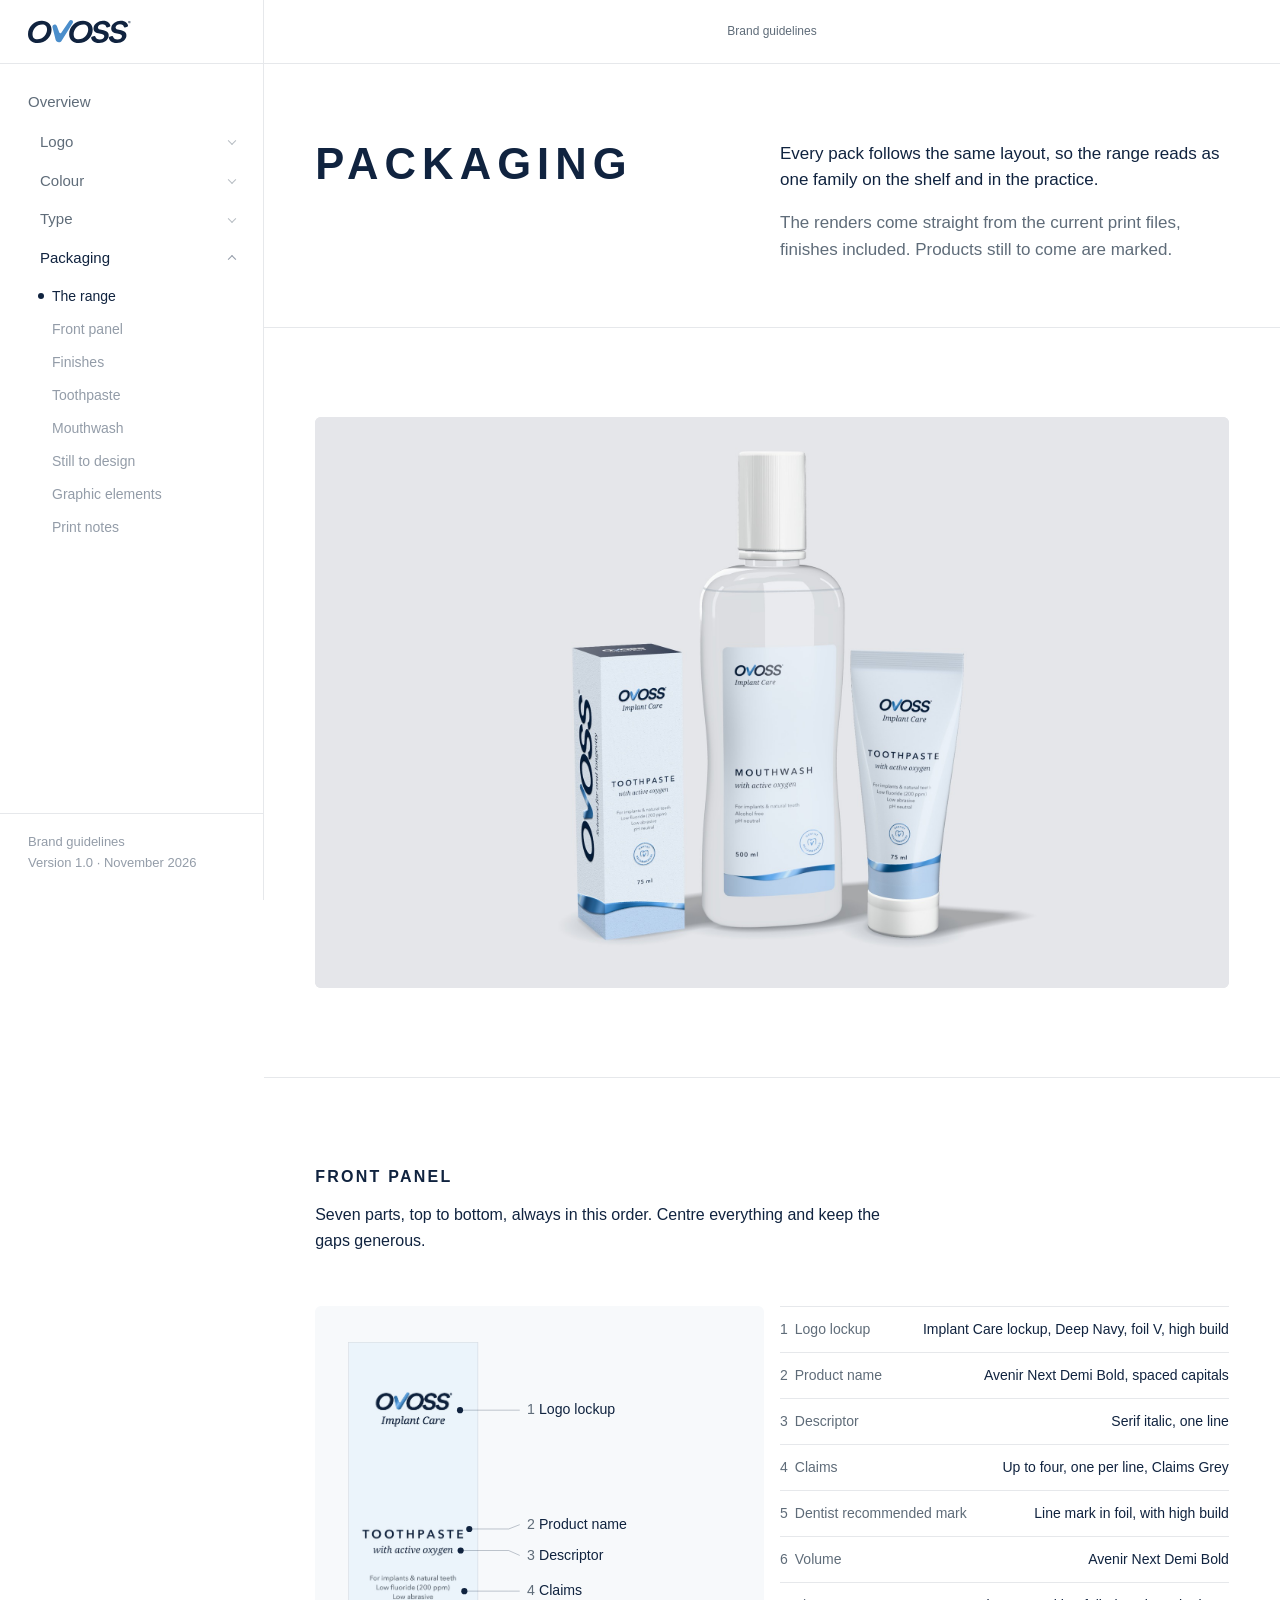
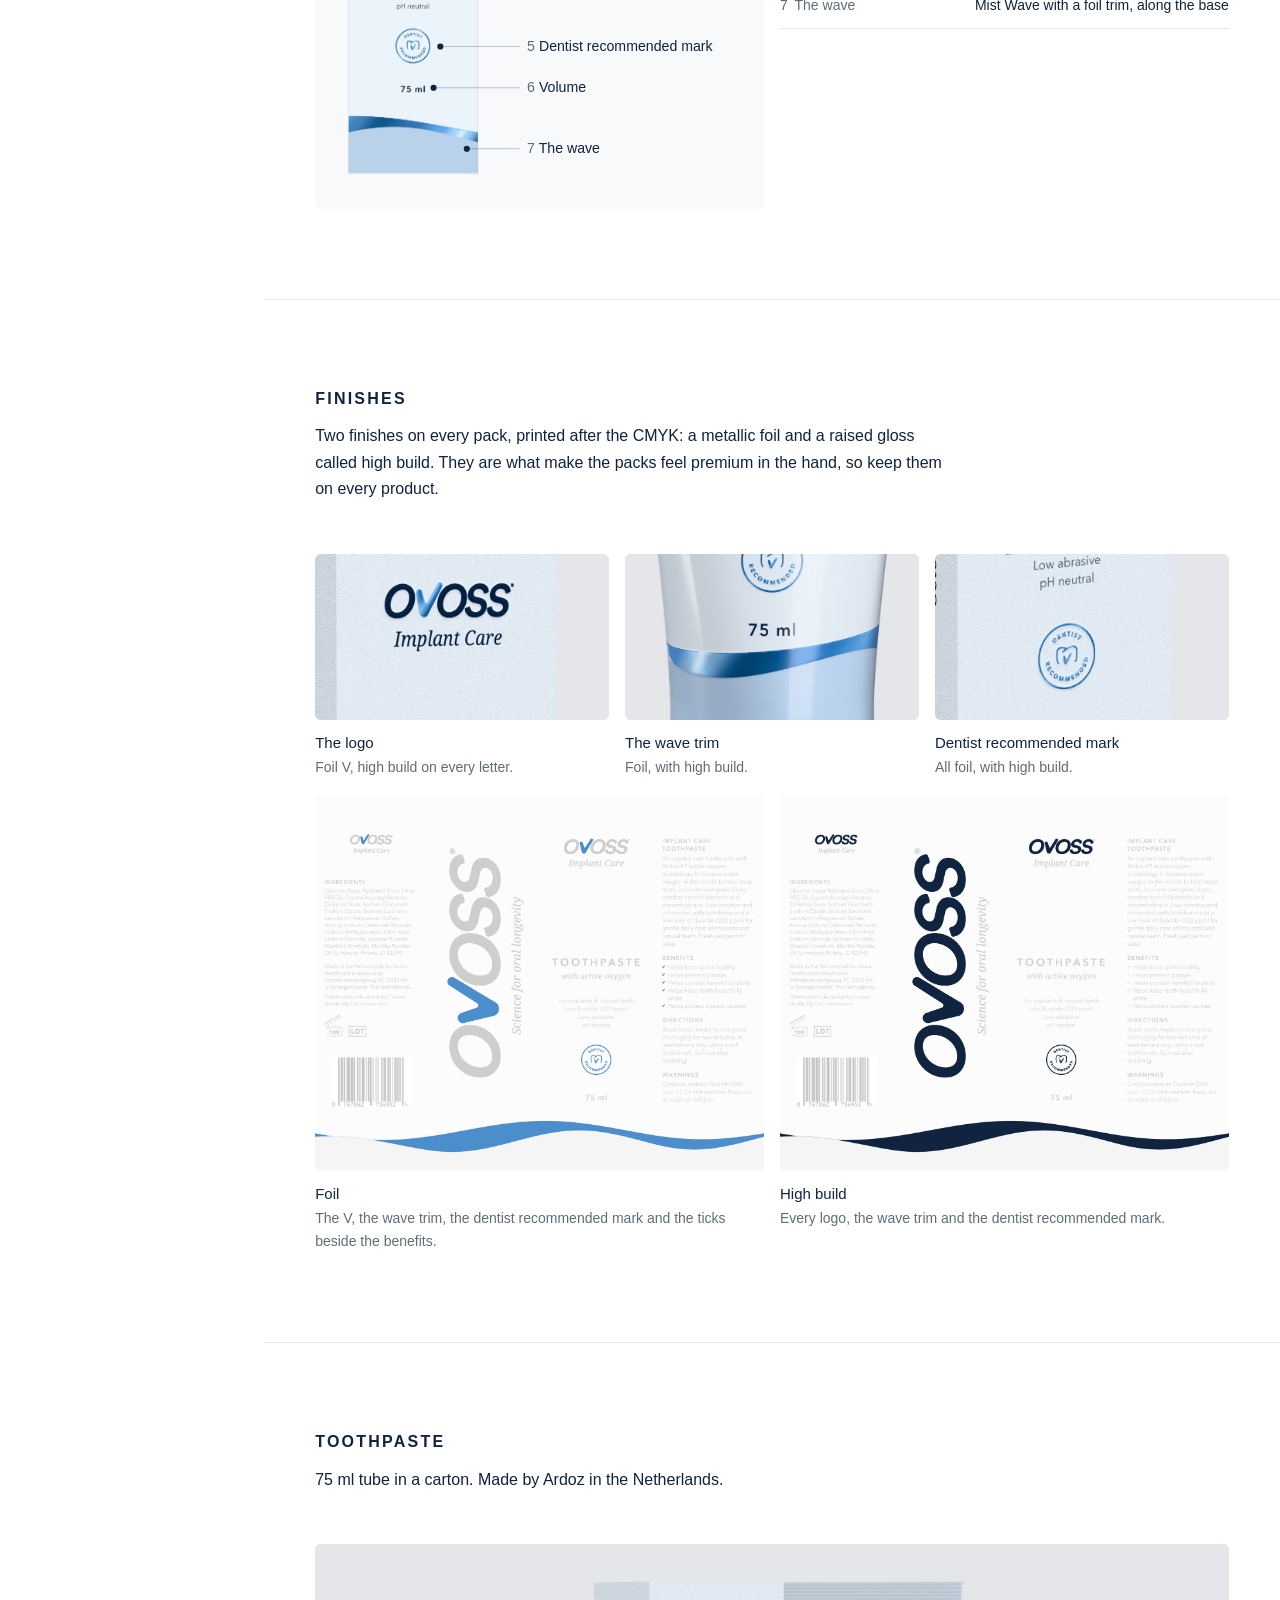
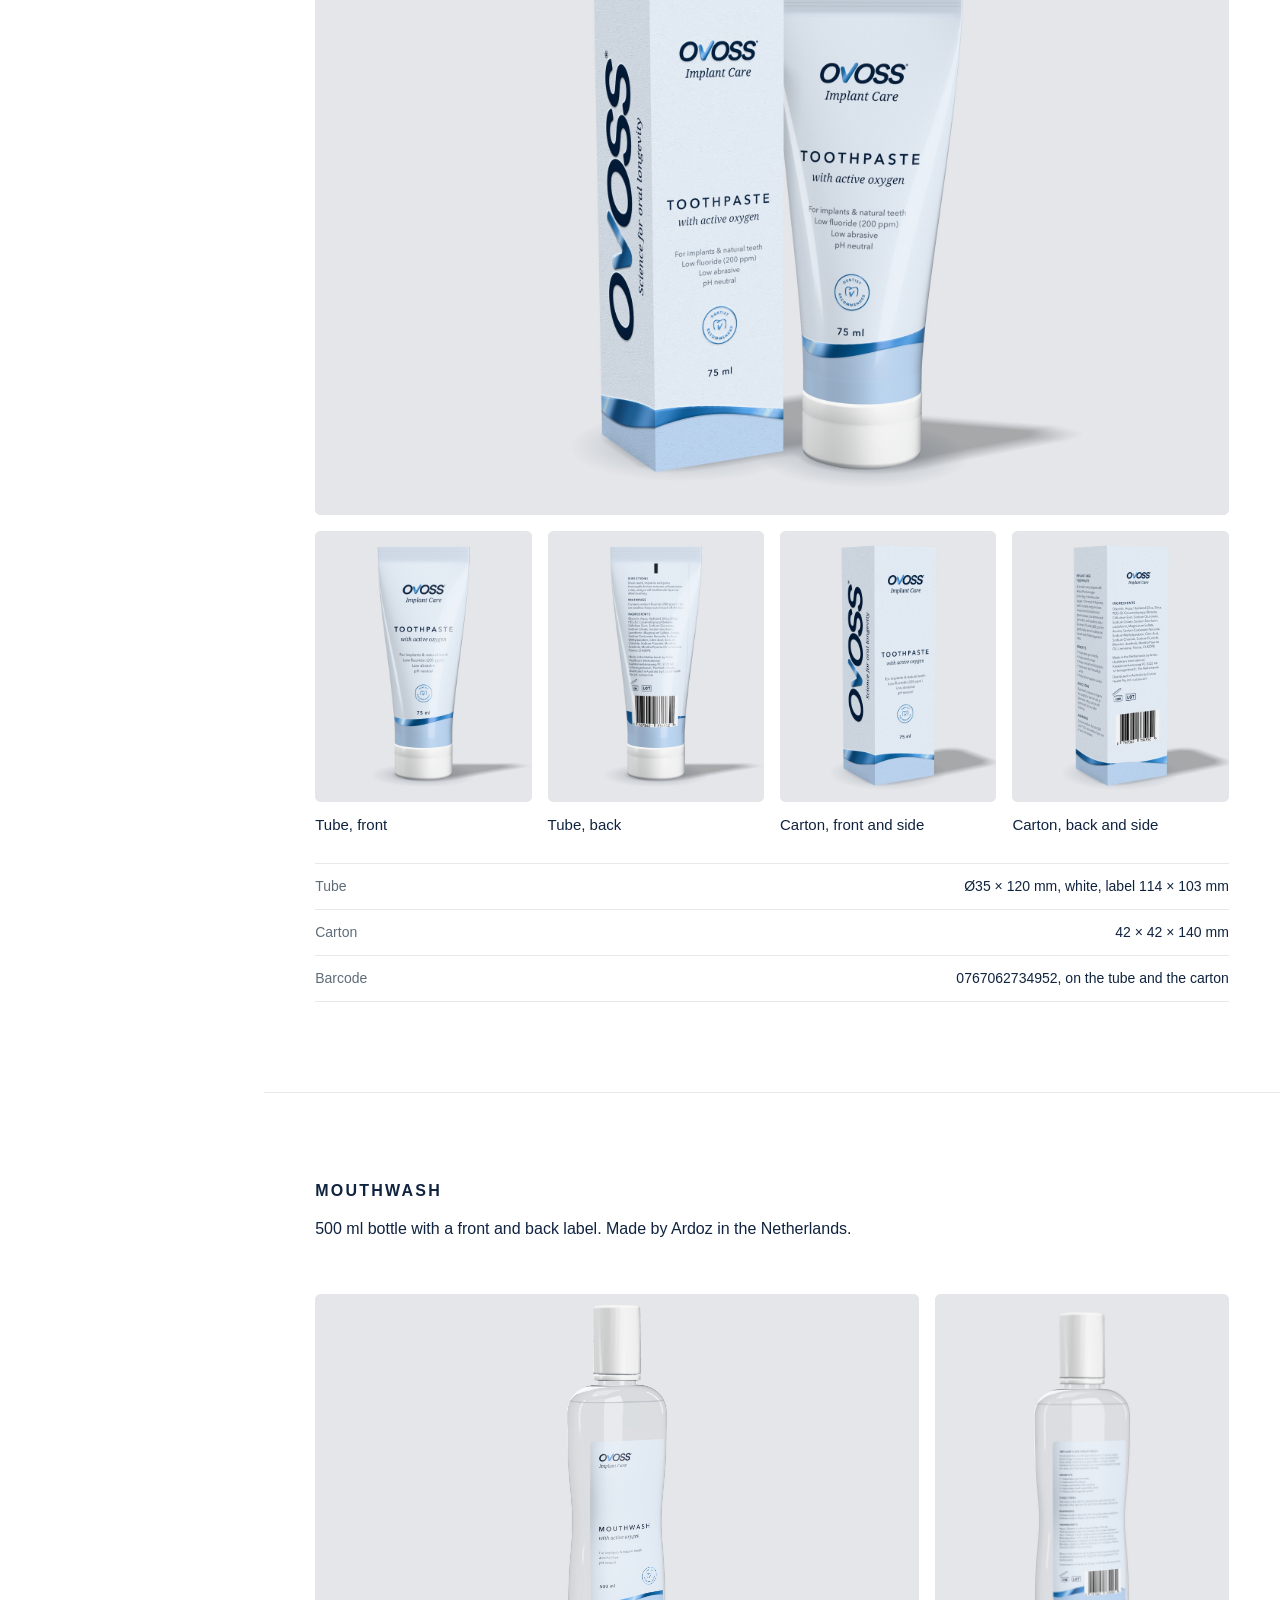
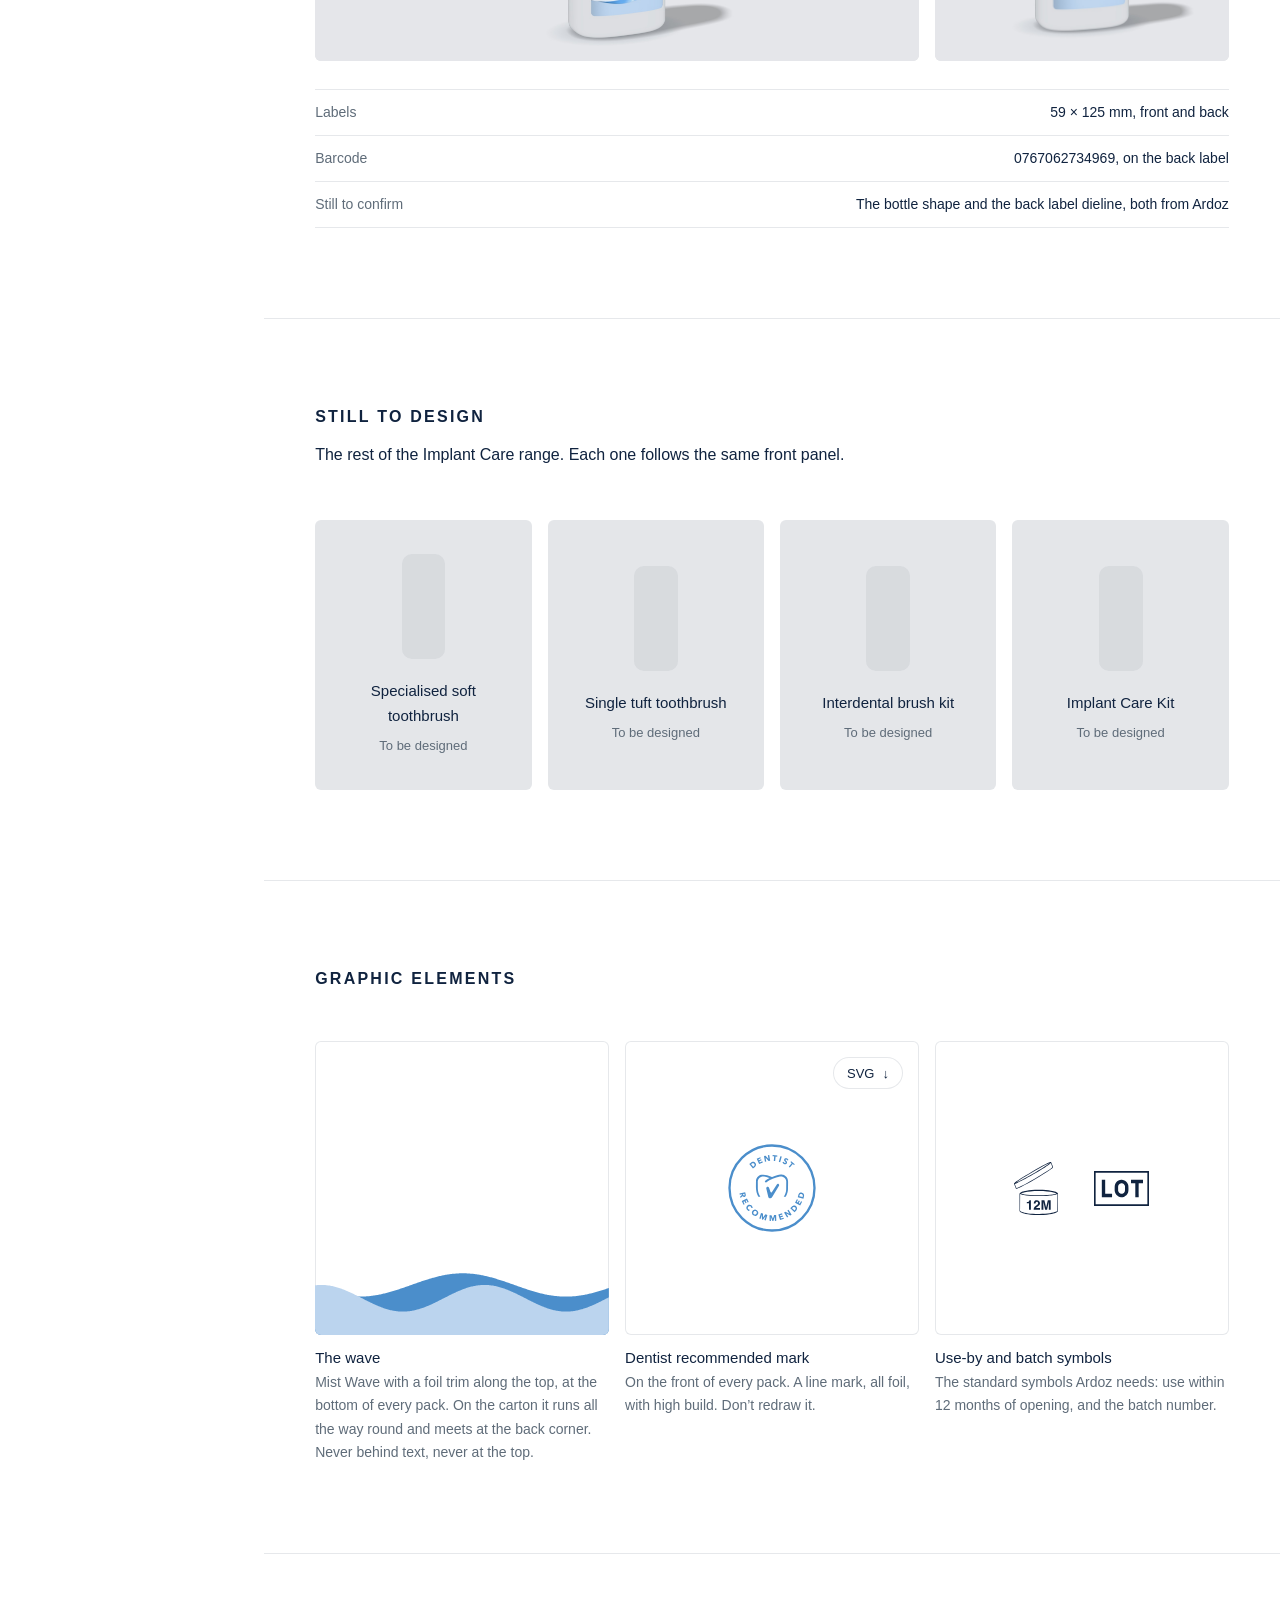
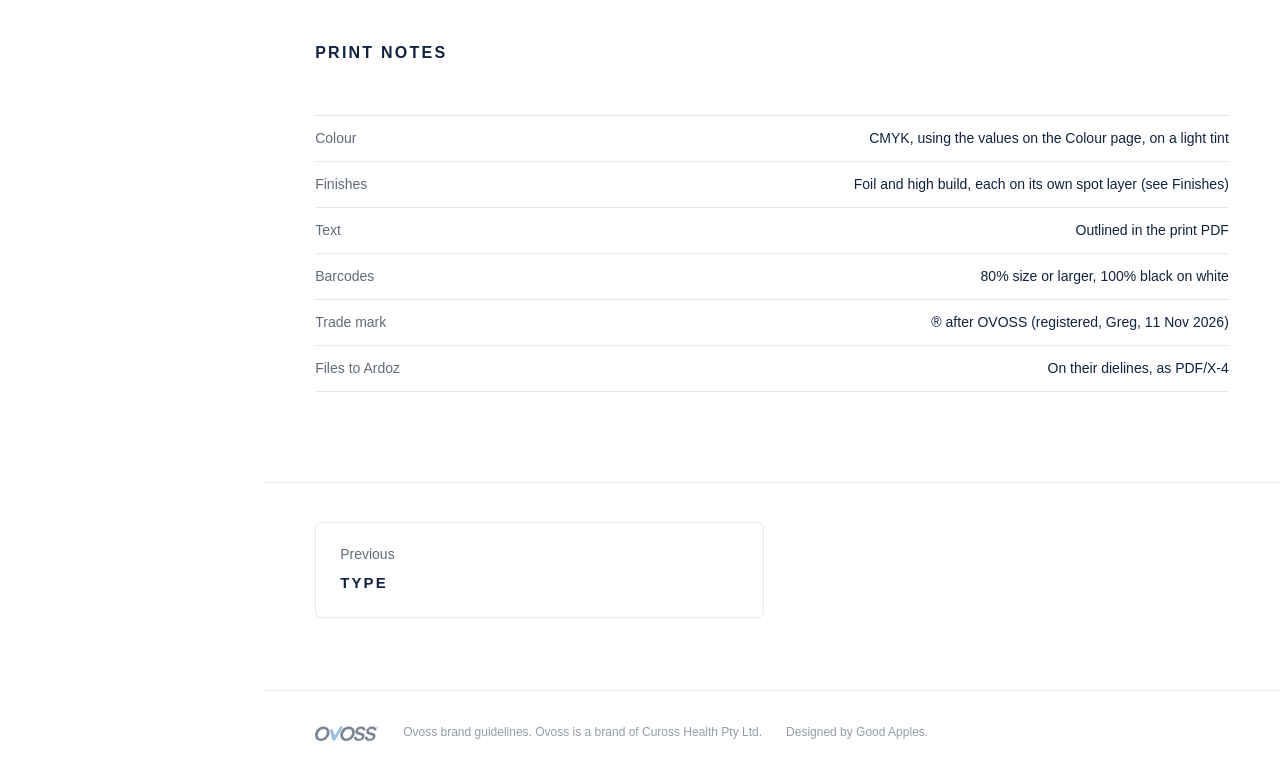
<file: packaging.html>
<!doctype html>
<html lang="en-AU">
<head>
<meta charset="utf-8">
<meta name="viewport" content="width=device-width, initial-scale=1">
<title>Packaging | Ovoss Brand Guidelines</title>
<meta name="description" content="Every pack follows the same layout, so the range reads as one family on the shelf and in the practice.The renders come straight from the current print file">
<meta name="robots" content="noindex, nofollow">
<meta name="theme-color" content="#FFFFFF">
<link rel="icon" href="assets/logo/svg/monogram-navy.svg" type="image/svg+xml">
<link rel="stylesheet" href="assets/css/site.css?v=05cdb762">
</head>
<body data-page="packaging">
<a class="skip" href="#main">Skip to content</a>

<aside class="sidebar" id="sidebar">
  <div class="sidebar-head">
    <a class="brand" href="index.html" aria-label="Ovoss brand guidelines home"><img src="assets/logo/svg/wordmark-navy.svg" alt="Ovoss" width="104" height="23"></a>
  </div>
  <nav class="nav" aria-label="Guidelines">
    <a class="nav-root" href="index.html">Overview</a>
    <ul class="nav-pages">
<li class="nav-page"><a href="logo.html">Logo</a><ul class="nav-subs"><li><a href="logo.html#lockups" data-spy="lockups">Lockups</a></li><li><a href="logo.html#colourways" data-spy="colourways">Colour</a></li><li><a href="logo.html#clearspace" data-spy="clearspace">Clear space</a></li><li><a href="logo.html#size" data-spy="size">Minimum size</a></li><li><a href="logo.html#donts" data-spy="donts">Don&rsquo;ts</a></li><li><a href="logo.html#downloads" data-spy="downloads">Downloads</a></li></ul></li>
<li class="nav-page"><a href="colour.html">Colour</a><ul class="nav-subs"><li><a href="colour.html#core" data-spy="core">Core palette</a></li><li><a href="colour.html#balance" data-spy="balance">Balance</a></li><li><a href="colour.html#ranges" data-spy="ranges">Range colours</a></li><li><a href="colour.html#downloads" data-spy="downloads">Downloads</a></li></ul></li>
<li class="nav-page"><a href="type.html">Type</a><ul class="nav-subs"><li><a href="type.html#avenir" data-spy="avenir">Avenir Next</a></li><li><a href="type.html#serif" data-spy="serif">Serif italic</a></li><li><a href="type.html#hierarchy" data-spy="hierarchy">Hierarchy</a></li><li><a href="type.html#fallbacks" data-spy="fallbacks">Fallbacks</a></li></ul></li>
<li class="nav-page is-current"><a href="packaging.html" aria-current=page>Packaging</a><ul class="nav-subs"><li><a href="packaging.html#range" data-spy="range">The range</a></li><li><a href="packaging.html#front" data-spy="front">Front panel</a></li><li><a href="packaging.html#finishes" data-spy="finishes">Finishes</a></li><li><a href="packaging.html#toothpaste" data-spy="toothpaste">Toothpaste</a></li><li><a href="packaging.html#mouthwash" data-spy="mouthwash">Mouthwash</a></li><li><a href="packaging.html#coming" data-spy="coming">Still to design</a></li><li><a href="packaging.html#graphics" data-spy="graphics">Graphic elements</a></li><li><a href="packaging.html#print" data-spy="print">Print notes</a></li></ul></li>
    </ul>
  </nav>
  <div class="sidebar-foot">Brand guidelines<br>Version 1.0 &middot; November 2026</div>
</aside>

<div class="shell">
  <header class="topbar">
    <button class="menu-btn" aria-controls="sidebar" aria-expanded="false"><span></span><span></span><span class="sr">Menu</span></button>
    <a class="topbar-mark" href="index.html" aria-label="Home"><img src="assets/logo/svg/wordmark-navy.svg" alt="" width="78" height="17"></a>
    <span class="topbar-title muted">Brand guidelines</span>
  </header>

  <main id="main">
    <header class="page-head">
      <h1 class="page-title">Packaging</h1>
      <div class="page-intro"><p>Every pack follows the same layout, so the range reads as one family on the shelf and in the practice.</p><p class="muted">The renders come straight from the current print files, finishes included. Products still to come are marked.</p></div>
    </header>
<section class="sec" id="range" data-nav="The range">
  <div class="panel hero bg-studio"><img class="cover" src="assets/img/range.jpg" alt="Ovoss Implant Care toothpaste carton, mouthwash and toothpaste tube" width="2400" height="1500"></div>
</section>

<section class="sec" id="front" data-nav="Front panel">
  <div class="sec-head">
    <h2>Front panel</h2>
    <div class="copy"><p>Seven parts, top to bottom, always in this order. Centre everything and keep the gaps generous.</p></div>
  </div>
  <div class="grid g2">
    <div class="panel tall bg-mist" style="aspect-ratio:auto;padding:4% 2%">
      <svg class="anatomy" viewBox="0 0 700 760" data-animate role="img" aria-label="The parts of the toothpaste carton front">
        <image href="assets/img/front-panel.jpg" x="40" y="30" width="210" height="700"/>
        <rect x="40" y="30" width="210" height="700" fill="none" stroke="rgba(16,35,63,.12)"/>
        <g class="anno" style="--d:0s"><path pathLength="1" d="M221 140 H300 L318 140"/><circle cx="221" cy="140" r="5"/><text x="330" y="147"><tspan class="n">1</tspan>  Logo lockup</text></g>
        <g class="anno" style="--d:.3s"><path pathLength="1" d="M236 333 H300 L318 326"/><circle cx="236" cy="333" r="5"/><text x="330" y="333"><tspan class="n">2</tspan>  Product name</text></g>
        <g class="anno" style="--d:.6s"><path pathLength="1" d="M222 368 H300 L318 376"/><circle cx="222" cy="368" r="5"/><text x="330" y="383"><tspan class="n">3</tspan>  Descriptor</text></g>
        <g class="anno" style="--d:.9s"><path pathLength="1" d="M228 434 H300 L318 434"/><circle cx="228" cy="434" r="5"/><text x="330" y="441"><tspan class="n">4</tspan>  Claims</text></g>
        <g class="anno" style="--d:1.2s"><path pathLength="1" d="M189 524 H300 L318 524"/><circle cx="189" cy="524" r="5"/><text x="330" y="531"><tspan class="n">5</tspan>  Dentist recommended mark</text></g>
        <g class="anno" style="--d:1.5s"><path pathLength="1" d="M178 591 H300 L318 591"/><circle cx="178" cy="591" r="5"/><text x="330" y="598"><tspan class="n">6</tspan>  Volume</text></g>
        <g class="anno" style="--d:1.8s"><path pathLength="1" d="M232 690 H300 L318 690"/><circle cx="232" cy="690" r="5"/><text x="330" y="697"><tspan class="n">7</tspan>  The wave</text></g>
      </svg>
    </div>
    <ul class="spec">
      <li><span>1&ensp;Logo lockup</span><span>Implant Care lockup, Deep Navy, foil V, high build</span></li>
      <li><span>2&ensp;Product name</span><span>Avenir Next Demi Bold, spaced capitals</span></li>
      <li><span>3&ensp;Descriptor</span><span>Serif italic, one line</span></li>
      <li><span>4&ensp;Claims</span><span>Up to four, one per line, Claims Grey</span></li>
      <li><span>5&ensp;Dentist recommended mark</span><span>Line mark in foil, with high build</span></li>
      <li><span>6&ensp;Volume</span><span>Avenir Next Demi Bold</span></li>
      <li><span>7&ensp;The wave</span><span>Mist Wave with a foil trim, along the base</span></li>
    </ul>
  </div>
</section>

<section class="sec" id="finishes" data-nav="Finishes">
  <div class="sec-head">
    <h2>Finishes</h2>
    <div class="copy"><p>Two finishes on every pack, printed after the CMYK: a metallic foil and a raised gloss called high build. They are what make the packs feel premium in the hand, so keep them on every product.</p></div>
  </div>
  <div class="grid g3">
    <div><div class="panel bg-studio" style="aspect-ratio:76/43"><img class="cover" src="assets/img/finish-logo.jpg" alt="Close-up of the carton logo: foil V and raised letters" width="760" height="430" loading="lazy"></div><div class="cap"><span class="label">The logo</span><p>Foil V, high build on every letter.</p></div></div>
    <div><div class="panel bg-studio" style="aspect-ratio:76/43"><img class="cover" src="assets/img/finish-trim.jpg" alt="Close-up of the foil wave trim on the tube" width="760" height="430" loading="lazy"></div><div class="cap"><span class="label">The wave trim</span><p>Foil, with high build.</p></div></div>
    <div><div class="panel bg-studio" style="aspect-ratio:76/43"><img class="cover" src="assets/img/finish-badge.jpg" alt="Close-up of the dentist recommended mark in foil" width="760" height="430" loading="lazy"></div><div class="cap"><span class="label">Dentist recommended mark</span><p>All foil, with high build.</p></div></div>
  </div>
  <div class="finish-map" style="margin-top:var(--gap)">
    <figure><img src="assets/img/finish-map-foil.png" alt="Carton artwork with the foil areas in blue" width="1400" height="1171" loading="lazy"><div class="cap"><span class="label finish-key"><i style="background:#4B8ECB"></i>Foil</span><p>The V, the wave trim, the dentist recommended mark and the ticks beside the benefits.</p></div></figure>
    <figure><img src="assets/img/finish-map-hb.png" alt="Carton artwork with the high build areas in navy" width="1400" height="1171" loading="lazy"><div class="cap"><span class="label finish-key"><i style="background:#10233F"></i>High build</span><p>Every logo, the wave trim and the dentist recommended mark.</p></div></figure>
  </div>
</section>

<section class="sec" id="toothpaste" data-nav="Toothpaste">
  <div class="sec-head">
    <h2>Toothpaste</h2>
    <div class="copy"><p>75 ml tube in a carton. Made by Ardoz in the Netherlands.</p></div>
  </div>
  <div class="panel hero bg-studio"><img class="cover" src="assets/img/toothpaste.jpg" alt="Ovoss toothpaste carton and tube" width="2400" height="1500"></div>
  <div class="grid g4" style="margin-top:var(--gap)">
    <div><div class="panel tall bg-studio"><img class="cover" src="assets/img/tube-front.jpg" alt="Toothpaste tube, front" width="1200" height="1500" loading="lazy"></div><div class="cap"><span class="label">Tube, front</span></div></div>
    <div><div class="panel tall bg-studio"><img class="cover" src="assets/img/tube-back.jpg" alt="Toothpaste tube, back" width="1200" height="1500" loading="lazy"></div><div class="cap"><span class="label">Tube, back</span></div></div>
    <div><div class="panel tall bg-studio"><img class="cover" src="assets/img/carton-front.jpg" alt="Toothpaste carton, front and side" width="1200" height="1500" loading="lazy"></div><div class="cap"><span class="label">Carton, front and side</span></div></div>
    <div><div class="panel tall bg-studio"><img class="cover" src="assets/img/carton-back.jpg" alt="Toothpaste carton, back and side" width="1200" height="1500" loading="lazy"></div><div class="cap"><span class="label">Carton, back and side</span></div></div>
  </div>
  <ul class="spec" style="margin-top:28px">
    <li><span>Tube</span><span>&Oslash;35 &times; 120 mm, white, label 114 &times; 103 mm</span></li>
    <li><span>Carton</span><span>42 &times; 42 &times; 140 mm</span></li>
    <li><span>Barcode</span><span>0767062734952, on the tube and the carton</span></li>
  </ul>
</section>

<section class="sec" id="mouthwash" data-nav="Mouthwash">
  <div class="sec-head">
    <h2>Mouthwash</h2>
    <div class="copy"><p>500 ml bottle with a front and back label. Made by Ardoz in the Netherlands.</p></div>
  </div>
  <div class="grid g3">
    <div class="span2"><div class="panel bg-studio" style="aspect-ratio:auto;height:100%"><img class="cover" src="assets/img/mouthwash.jpg" alt="Ovoss mouthwash bottle" width="2400" height="1500" loading="lazy"></div></div>
    <div class="grid" style="gap:var(--gap)">
      <div class="panel tall bg-studio"><img class="cover" src="assets/img/mw-back.jpg" alt="Mouthwash bottle, back" width="1200" height="1500" loading="lazy"></div>
    </div>
  </div>
  <ul class="spec" style="margin-top:28px">
    <li><span>Labels</span><span>59 &times; 125 mm, front and back</span></li>
    <li><span>Barcode</span><span>0767062734969, on the back label</span></li>
    <li><span>Still to confirm</span><span>The bottle shape and the back label dieline, both from Ardoz</span></li>
  </ul>
</section>

<section class="sec" id="coming" data-nav="Still to design">
  <div class="sec-head">
    <h2>Still to design</h2>
    <div class="copy"><p>The rest of the Implant Care range. Each one follows the same front panel.</p></div>
  </div>
  <div class="grid g4">
    <div><div class="panel tall tbd"><span class="tbd-name">Specialised soft toothbrush</span><span class="tbd-note">To be designed</span></div></div>
    <div><div class="panel tall tbd"><span class="tbd-name">Single tuft toothbrush</span><span class="tbd-note">To be designed</span></div></div>
    <div><div class="panel tall tbd"><span class="tbd-name">Interdental brush kit</span><span class="tbd-note">To be designed</span></div></div>
    <div><div class="panel tall tbd"><span class="tbd-name">Implant Care Kit</span><span class="tbd-note">To be designed</span></div></div>
  </div>
</section>

<section class="sec" id="graphics" data-nav="Graphic elements">
  <div class="sec-head"><h2>Graphic elements</h2></div>
  <div class="grid g3">
    <div>
      <div class="panel square bg-white"><div style="position:absolute;left:0;right:0;bottom:0;height:34%"><svg class="wave" viewBox="0 0 171 30" preserveAspectRatio="none" aria-hidden="true"><path d="M0.0,15.72 L0.5,15.81 L1.0,15.90 L1.5,15.99 L2.0,16.08 L2.5,16.16 L3.0,16.25 L3.5,16.34 L4.0,16.42 L4.5,16.50 L5.0,16.59 L5.5,16.67 L6.0,16.75 L6.5,16.83 L7.0,16.90 L7.5,16.98 L8.0,17.05 L8.5,17.13 L9.0,17.20 L9.5,17.27 L10.0,17.34 L10.5,17.41 L11.0,17.47 L11.5,17.54 L12.0,17.60 L12.5,17.66 L13.0,17.72 L13.5,17.77 L14.0,17.83 L14.5,17.88 L15.0,17.93 L15.5,17.98 L16.0,18.03 L16.5,18.07 L17.0,18.12 L17.5,18.16 L18.0,18.20 L18.5,18.23 L19.0,18.27 L19.5,18.30 L20.0,18.33 L20.5,18.35 L21.0,18.38 L21.5,18.40 L22.0,18.42 L22.5,18.44 L23.0,18.46 L23.5,18.47 L24.0,18.48 L24.5,18.49 L25.0,18.50 L25.5,18.50 L26.0,18.50 L26.5,18.50 L27.0,18.50 L27.5,18.49 L28.0,18.48 L28.5,18.47 L29.0,18.46 L29.5,18.44 L30.0,18.42 L30.5,18.40 L31.0,18.38 L31.5,18.36 L32.0,18.33 L32.5,18.30 L33.0,18.27 L33.5,18.23 L34.0,18.20 L34.5,18.16 L35.0,18.12 L35.5,18.08 L36.0,18.03 L36.5,17.99 L37.0,17.94 L37.5,17.89 L38.0,17.83 L38.5,17.78 L39.0,17.72 L39.5,17.66 L40.0,17.60 L40.5,17.54 L41.0,17.48 L41.5,17.41 L42.0,17.34 L42.5,17.28 L43.0,17.21 L43.5,17.13 L44.0,17.06 L44.5,16.99 L45.0,16.91 L45.5,16.83 L46.0,16.75 L46.5,16.67 L47.0,16.59 L47.5,16.51 L48.0,16.43 L48.5,16.34 L49.0,16.26 L49.5,16.17 L50.0,16.08 L50.5,16.00 L51.0,15.91 L51.5,15.82 L52.0,15.73 L52.5,15.64 L53.0,15.55 L53.5,15.46 L54.0,15.37 L54.5,15.28 L55.0,15.19 L55.5,15.10 L56.0,15.00 L56.5,14.91 L57.0,14.82 L57.5,14.73 L58.0,14.64 L58.5,14.55 L59.0,14.46 L59.5,14.37 L60.0,14.28 L60.5,14.19 L61.0,14.10 L61.5,14.01 L62.0,13.92 L62.5,13.84 L63.0,13.75 L63.5,13.66 L64.0,13.58 L64.5,13.50 L65.0,13.41 L65.5,13.33 L66.0,13.25 L66.5,13.17 L67.0,13.10 L67.5,13.02 L68.0,12.95 L68.5,12.87 L69.0,12.80 L69.5,12.73 L70.0,12.66 L70.5,12.59 L71.0,12.53 L71.5,12.46 L72.0,12.40 L72.5,12.34 L73.0,12.28 L73.5,12.23 L74.0,12.17 L74.5,12.12 L75.0,12.07 L75.5,12.02 L76.0,11.97 L76.5,11.93 L77.0,11.88 L77.5,11.84 L78.0,11.80 L78.5,11.77 L79.0,11.73 L79.5,11.70 L80.0,11.67 L80.5,11.65 L81.0,11.62 L81.5,11.60 L82.0,11.58 L82.5,11.56 L83.0,11.54 L83.5,11.53 L84.0,11.52 L84.5,11.51 L85.0,11.50 L85.5,11.50 L86.0,11.50 L86.5,11.50 L87.0,11.50 L87.5,11.51 L88.0,11.52 L88.5,11.53 L89.0,11.54 L89.5,11.56 L90.0,11.58 L90.5,11.60 L91.0,11.62 L91.5,11.64 L92.0,11.67 L92.5,11.70 L93.0,11.73 L93.5,11.77 L94.0,11.80 L94.5,11.84 L95.0,11.88 L95.5,11.92 L96.0,11.97 L96.5,12.01 L97.0,12.06 L97.5,12.11 L98.0,12.17 L98.5,12.22 L99.0,12.28 L99.5,12.34 L100.0,12.40 L100.5,12.46 L101.0,12.52 L101.5,12.59 L102.0,12.66 L102.5,12.72 L103.0,12.79 L103.5,12.87 L104.0,12.94 L104.5,13.01 L105.0,13.09 L105.5,13.17 L106.0,13.25 L106.5,13.33 L107.0,13.41 L107.5,13.49 L108.0,13.57 L108.5,13.66 L109.0,13.74 L109.5,13.83 L110.0,13.92 L110.5,14.00 L111.0,14.09 L111.5,14.18 L112.0,14.27 L112.5,14.36 L113.0,14.45 L113.5,14.54 L114.0,14.63 L114.5,14.72 L115.0,14.81 L115.5,14.90 L116.0,15.00 L116.5,15.09 L117.0,15.18 L117.5,15.27 L118.0,15.36 L118.5,15.45 L119.0,15.54 L119.5,15.63 L120.0,15.72 L120.5,15.81 L121.0,15.90 L121.5,15.99 L122.0,16.08 L122.5,16.16 L123.0,16.25 L123.5,16.34 L124.0,16.42 L124.5,16.50 L125.0,16.59 L125.5,16.67 L126.0,16.75 L126.5,16.83 L127.0,16.90 L127.5,16.98 L128.0,17.05 L128.5,17.13 L129.0,17.20 L129.5,17.27 L130.0,17.34 L130.5,17.41 L131.0,17.47 L131.5,17.54 L132.0,17.60 L132.5,17.66 L133.0,17.72 L133.5,17.77 L134.0,17.83 L134.5,17.88 L135.0,17.93 L135.5,17.98 L136.0,18.03 L136.5,18.07 L137.0,18.12 L137.5,18.16 L138.0,18.20 L138.5,18.23 L139.0,18.27 L139.5,18.30 L140.0,18.33 L140.5,18.35 L141.0,18.38 L141.5,18.40 L142.0,18.42 L142.5,18.44 L143.0,18.46 L143.5,18.47 L144.0,18.48 L144.5,18.49 L145.0,18.50 L145.5,18.50 L146.0,18.50 L146.5,18.50 L147.0,18.50 L147.5,18.49 L148.0,18.48 L148.5,18.47 L149.0,18.46 L149.5,18.44 L150.0,18.42 L150.5,18.40 L151.0,18.38 L151.5,18.36 L152.0,18.33 L152.5,18.30 L153.0,18.27 L153.5,18.23 L154.0,18.20 L154.5,18.16 L155.0,18.12 L155.5,18.08 L156.0,18.03 L156.5,17.99 L157.0,17.94 L157.5,17.89 L158.0,17.83 L158.5,17.78 L159.0,17.72 L159.5,17.66 L160.0,17.60 L160.5,17.54 L161.0,17.48 L161.5,17.41 L162.0,17.34 L162.5,17.28 L163.0,17.21 L163.5,17.13 L164.0,17.06 L164.5,16.99 L165.0,16.91 L165.5,16.83 L166.0,16.75 L166.5,16.67 L167.0,16.59 L167.5,16.51 L168.0,16.43 L168.5,16.34 L169.0,16.26 L169.5,16.17 L170.0,16.08 L170.5,16.00 L171.0,15.91 L171.0,30.0 L0,30.0Z" fill="#4B8ECB"/><path d="M0.0,15.12 L0.5,15.09 L1.0,15.06 L1.5,15.04 L2.0,15.02 L2.5,15.01 L3.0,15.00 L3.5,15.00 L4.0,15.00 L4.5,15.01 L5.0,15.02 L5.5,15.03 L6.0,15.05 L6.5,15.07 L7.0,15.10 L7.5,15.13 L8.0,15.17 L8.5,15.20 L9.0,15.25 L9.5,15.30 L10.0,15.35 L10.5,15.40 L11.0,15.46 L11.5,15.53 L12.0,15.60 L12.5,15.67 L13.0,15.74 L13.5,15.82 L14.0,15.90 L14.5,15.99 L15.0,16.08 L15.5,16.17 L16.0,16.26 L16.5,16.36 L17.0,16.46 L17.5,16.57 L18.0,16.67 L18.5,16.78 L19.0,16.89 L19.5,17.01 L20.0,17.12 L20.5,17.24 L21.0,17.36 L21.5,17.48 L22.0,17.60 L22.5,17.73 L23.0,17.85 L23.5,17.98 L24.0,18.11 L24.5,18.24 L25.0,18.37 L25.5,18.50 L26.0,18.63 L26.5,18.76 L27.0,18.90 L27.5,19.03 L28.0,19.16 L28.5,19.29 L29.0,19.42 L29.5,19.56 L30.0,19.69 L30.5,19.82 L31.0,19.95 L31.5,20.07 L32.0,20.20 L32.5,20.33 L33.0,20.45 L33.5,20.57 L34.0,20.69 L34.5,20.81 L35.0,20.93 L35.5,21.04 L36.0,21.16 L36.5,21.27 L37.0,21.37 L37.5,21.48 L38.0,21.58 L38.5,21.68 L39.0,21.78 L39.5,21.87 L40.0,21.96 L40.5,22.05 L41.0,22.13 L41.5,22.21 L42.0,22.29 L42.5,22.36 L43.0,22.43 L43.5,22.50 L44.0,22.56 L44.5,22.62 L45.0,22.67 L45.5,22.72 L46.0,22.77 L46.5,22.81 L47.0,22.85 L47.5,22.88 L48.0,22.91 L48.5,22.94 L49.0,22.96 L49.5,22.98 L50.0,22.99 L50.5,23.00 L51.0,23.00 L51.5,23.00 L52.0,22.99 L52.5,22.98 L53.0,22.97 L53.5,22.95 L54.0,22.93 L54.5,22.90 L55.0,22.87 L55.5,22.83 L56.0,22.80 L56.5,22.75 L57.0,22.70 L57.5,22.65 L58.0,22.60 L58.5,22.54 L59.0,22.47 L59.5,22.40 L60.0,22.33 L60.5,22.26 L61.0,22.18 L61.5,22.10 L62.0,22.01 L62.5,21.92 L63.0,21.83 L63.5,21.74 L64.0,21.64 L64.5,21.54 L65.0,21.43 L65.5,21.33 L66.0,21.22 L66.5,21.11 L67.0,20.99 L67.5,20.88 L68.0,20.76 L68.5,20.64 L69.0,20.52 L69.5,20.40 L70.0,20.27 L70.5,20.15 L71.0,20.02 L71.5,19.89 L72.0,19.76 L72.5,19.63 L73.0,19.50 L73.5,19.37 L74.0,19.24 L74.5,19.10 L75.0,18.97 L75.5,18.84 L76.0,18.71 L76.5,18.58 L77.0,18.44 L77.5,18.31 L78.0,18.18 L78.5,18.05 L79.0,17.93 L79.5,17.80 L80.0,17.67 L80.5,17.55 L81.0,17.43 L81.5,17.31 L82.0,17.19 L82.5,17.07 L83.0,16.96 L83.5,16.84 L84.0,16.73 L84.5,16.63 L85.0,16.52 L85.5,16.42 L86.0,16.32 L86.5,16.22 L87.0,16.13 L87.5,16.04 L88.0,15.95 L88.5,15.87 L89.0,15.79 L89.5,15.71 L90.0,15.64 L90.5,15.57 L91.0,15.50 L91.5,15.44 L92.0,15.38 L92.5,15.33 L93.0,15.28 L93.5,15.23 L94.0,15.19 L94.5,15.15 L95.0,15.12 L95.5,15.09 L96.0,15.06 L96.5,15.04 L97.0,15.02 L97.5,15.01 L98.0,15.00 L98.5,15.00 L99.0,15.00 L99.5,15.01 L100.0,15.02 L100.5,15.03 L101.0,15.05 L101.5,15.07 L102.0,15.10 L102.5,15.13 L103.0,15.17 L103.5,15.20 L104.0,15.25 L104.5,15.30 L105.0,15.35 L105.5,15.40 L106.0,15.46 L106.5,15.53 L107.0,15.60 L107.5,15.67 L108.0,15.74 L108.5,15.82 L109.0,15.90 L109.5,15.99 L110.0,16.08 L110.5,16.17 L111.0,16.26 L111.5,16.36 L112.0,16.46 L112.5,16.57 L113.0,16.67 L113.5,16.78 L114.0,16.89 L114.5,17.01 L115.0,17.12 L115.5,17.24 L116.0,17.36 L116.5,17.48 L117.0,17.60 L117.5,17.73 L118.0,17.85 L118.5,17.98 L119.0,18.11 L119.5,18.24 L120.0,18.37 L120.5,18.50 L121.0,18.63 L121.5,18.76 L122.0,18.90 L122.5,19.03 L123.0,19.16 L123.5,19.29 L124.0,19.42 L124.5,19.56 L125.0,19.69 L125.5,19.82 L126.0,19.95 L126.5,20.07 L127.0,20.20 L127.5,20.33 L128.0,20.45 L128.5,20.57 L129.0,20.69 L129.5,20.81 L130.0,20.93 L130.5,21.04 L131.0,21.16 L131.5,21.27 L132.0,21.37 L132.5,21.48 L133.0,21.58 L133.5,21.68 L134.0,21.78 L134.5,21.87 L135.0,21.96 L135.5,22.05 L136.0,22.13 L136.5,22.21 L137.0,22.29 L137.5,22.36 L138.0,22.43 L138.5,22.50 L139.0,22.56 L139.5,22.62 L140.0,22.67 L140.5,22.72 L141.0,22.77 L141.5,22.81 L142.0,22.85 L142.5,22.88 L143.0,22.91 L143.5,22.94 L144.0,22.96 L144.5,22.98 L145.0,22.99 L145.5,23.00 L146.0,23.00 L146.5,23.00 L147.0,22.99 L147.5,22.98 L148.0,22.97 L148.5,22.95 L149.0,22.93 L149.5,22.90 L150.0,22.87 L150.5,22.83 L151.0,22.80 L151.5,22.75 L152.0,22.70 L152.5,22.65 L153.0,22.60 L153.5,22.54 L154.0,22.47 L154.5,22.40 L155.0,22.33 L155.5,22.26 L156.0,22.18 L156.5,22.10 L157.0,22.01 L157.5,21.92 L158.0,21.83 L158.5,21.74 L159.0,21.64 L159.5,21.54 L160.0,21.43 L160.5,21.33 L161.0,21.22 L161.5,21.11 L162.0,20.99 L162.5,20.88 L163.0,20.76 L163.5,20.64 L164.0,20.52 L164.5,20.40 L165.0,20.27 L165.5,20.15 L166.0,20.02 L166.5,19.89 L167.0,19.76 L167.5,19.63 L168.0,19.50 L168.5,19.37 L169.0,19.24 L169.5,19.10 L170.0,18.97 L170.5,18.84 L171.0,18.71 L171.0,30.0 L0,30.0Z" fill="#BBD4EE"/></svg></div></div>
      <div class="cap"><span class="label">The wave</span><p>Mist Wave with a foil trim along the top, at the bottom of every pack. On the carton it runs all the way round and meets at the back corner. Never behind text, never at the top.</p></div>
    </div>
    <div>
      <div class="panel square bg-white"><a class="dl-pill" href="assets/img/dentist-mark.svg" download="Ovoss-dentist-recommended-mark.svg">SVG</a><img src="assets/img/dentist-mark.svg" alt="Dentist recommended mark" style="width:30%"></div>
      <div class="cap"><span class="label">Dentist recommended mark</span><p>On the front of every pack. A line mark, all foil, with high build. Don&rsquo;t redraw it.</p></div>
    </div>
    <div>
      <div class="panel square bg-white" style="gap:12%"><img src="assets/img/pao-12m.svg" alt="Period after opening, 12 months" style="width:15%"><img src="assets/img/lot.svg" alt="Batch number symbol" style="width:19%"></div>
      <div class="cap"><span class="label">Use-by and batch symbols</span><p>The standard symbols Ardoz needs: use within 12 months of opening, and the batch number.</p></div>
    </div>
  </div>
</section>

<section class="sec" id="print" data-nav="Print notes">
  <div class="sec-head"><h2>Print notes</h2></div>
  <ul class="spec">
    <li><span>Colour</span><span>CMYK, using the values on the Colour page, on a light tint</span></li>
    <li><span>Finishes</span><span>Foil and high build, each on its own spot layer (see Finishes)</span></li>
    <li><span>Text</span><span>Outlined in the print PDF</span></li>
    <li><span>Barcodes</span><span>80% size or larger, 100% black on white</span></li>
    <li><span>Trade mark</span><span>&reg; after OVOSS (registered, Greg, 11 Nov 2026)</span></li>
    <li><span>Files to Ardoz</span><span>On their dielines, as PDF/X-4</span></li>
  </ul>
</section>

    <nav class="prevnext" aria-label="Pages"><a class="pn prev" href="type.html"><span class="label">Previous</span><span class="pn-title">Type</span></a></nav>
  </main>

  <footer class="footer">
    <img src="assets/logo/svg/wordmark-navy.svg" alt="" width="64" height="14">
    <p>Ovoss brand guidelines. Ovoss is a brand of Cuross Health Pty Ltd.</p>
    <p>Designed by Good Apples.</p>
  </footer>
</div>
<script src="assets/js/site.js?v=05cdb762" defer></script>
</body>
</html>
</file>
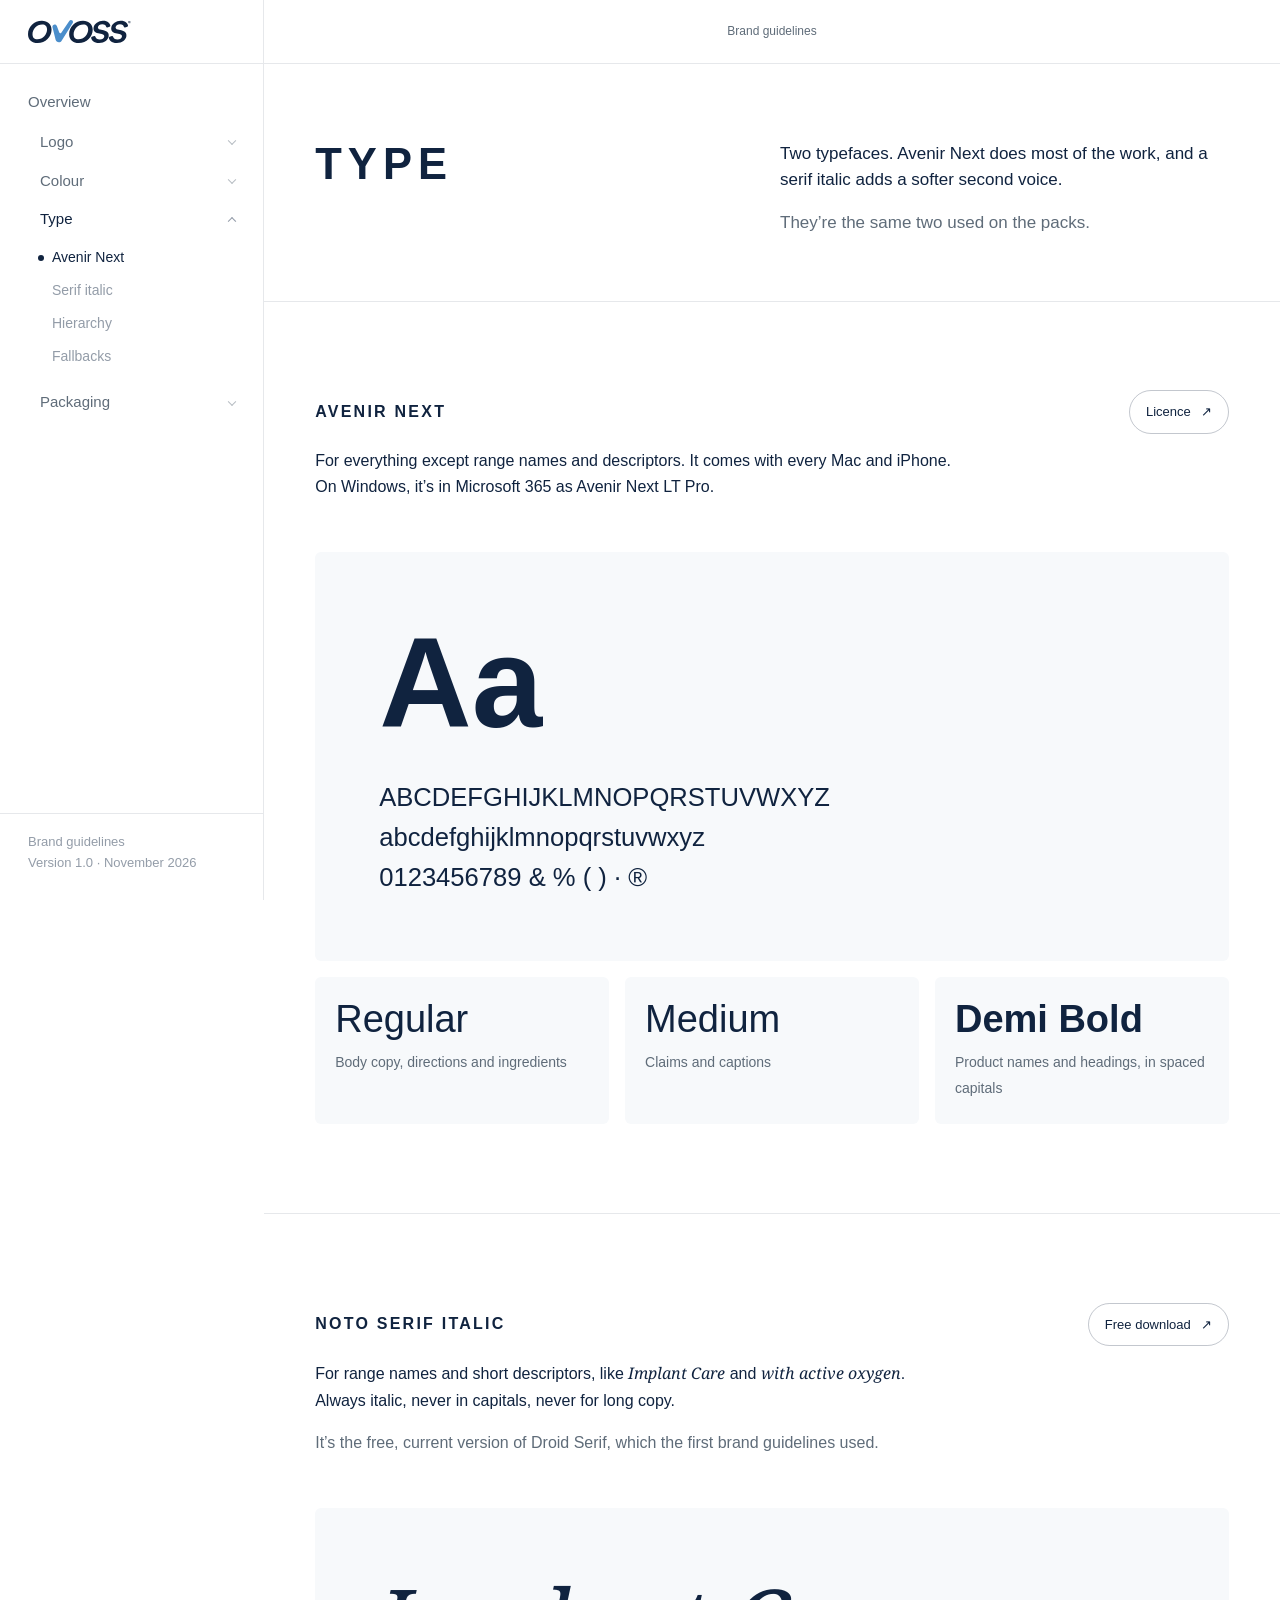
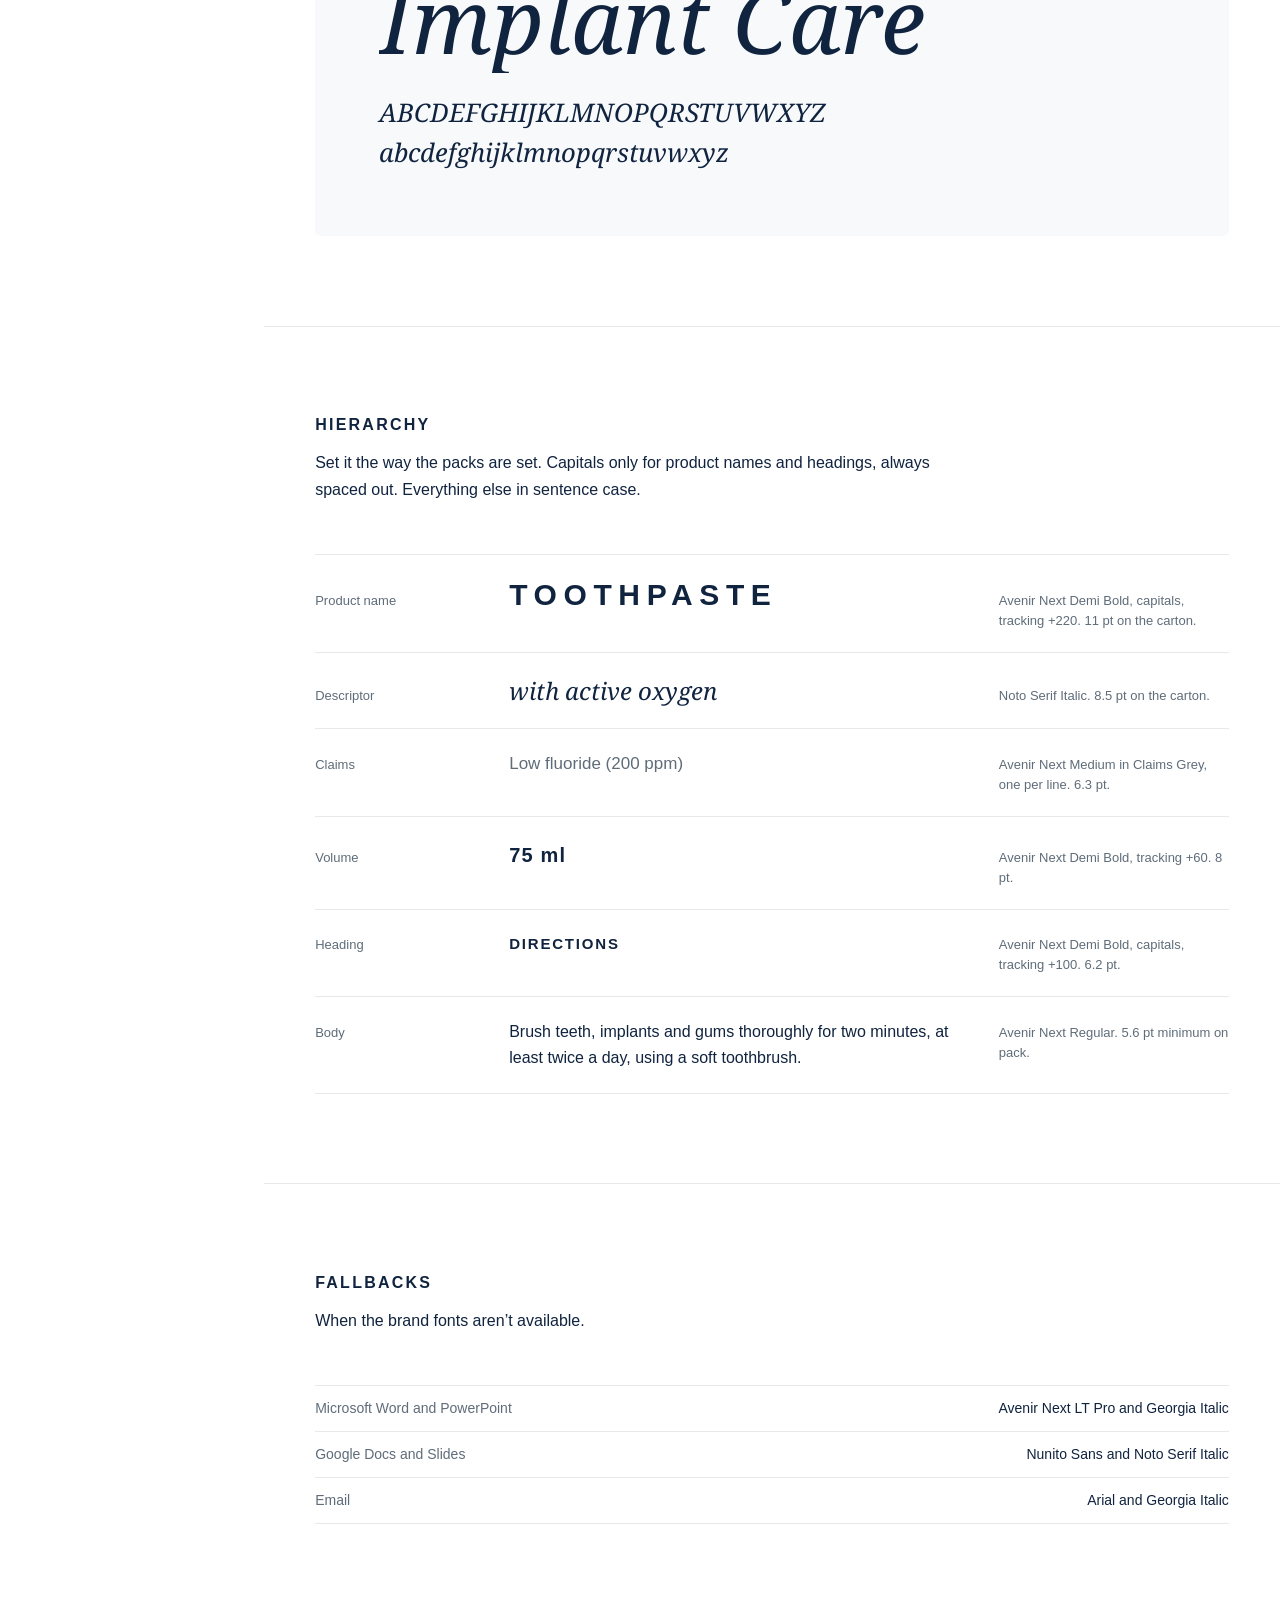
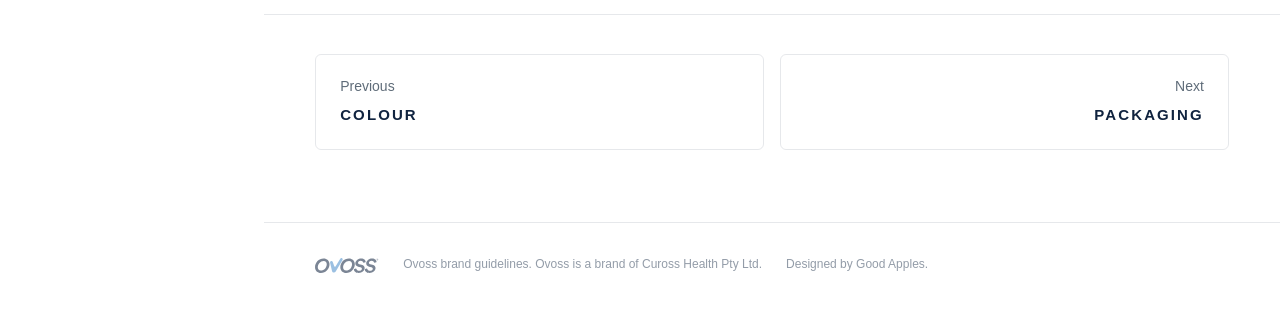
<file: type.html>
<!doctype html>
<html lang="en-AU">
<head>
<meta charset="utf-8">
<meta name="viewport" content="width=device-width, initial-scale=1">
<title>Type | Ovoss Brand Guidelines</title>
<meta name="description" content="Two typefaces. Avenir Next does most of the work, and a serif italic adds a softer second voice.They&rsquo;re the same two used on the packs.">
<meta name="robots" content="noindex, nofollow">
<meta name="theme-color" content="#FFFFFF">
<link rel="icon" href="assets/logo/svg/monogram-navy.svg" type="image/svg+xml">
<link rel="stylesheet" href="assets/css/site.css?v=05cdb762">
</head>
<body data-page="type">
<a class="skip" href="#main">Skip to content</a>

<aside class="sidebar" id="sidebar">
  <div class="sidebar-head">
    <a class="brand" href="index.html" aria-label="Ovoss brand guidelines home"><img src="assets/logo/svg/wordmark-navy.svg" alt="Ovoss" width="104" height="23"></a>
  </div>
  <nav class="nav" aria-label="Guidelines">
    <a class="nav-root" href="index.html">Overview</a>
    <ul class="nav-pages">
<li class="nav-page"><a href="logo.html">Logo</a><ul class="nav-subs"><li><a href="logo.html#lockups" data-spy="lockups">Lockups</a></li><li><a href="logo.html#colourways" data-spy="colourways">Colour</a></li><li><a href="logo.html#clearspace" data-spy="clearspace">Clear space</a></li><li><a href="logo.html#size" data-spy="size">Minimum size</a></li><li><a href="logo.html#donts" data-spy="donts">Don&rsquo;ts</a></li><li><a href="logo.html#downloads" data-spy="downloads">Downloads</a></li></ul></li>
<li class="nav-page"><a href="colour.html">Colour</a><ul class="nav-subs"><li><a href="colour.html#core" data-spy="core">Core palette</a></li><li><a href="colour.html#balance" data-spy="balance">Balance</a></li><li><a href="colour.html#ranges" data-spy="ranges">Range colours</a></li><li><a href="colour.html#downloads" data-spy="downloads">Downloads</a></li></ul></li>
<li class="nav-page is-current"><a href="type.html" aria-current=page>Type</a><ul class="nav-subs"><li><a href="type.html#avenir" data-spy="avenir">Avenir Next</a></li><li><a href="type.html#serif" data-spy="serif">Serif italic</a></li><li><a href="type.html#hierarchy" data-spy="hierarchy">Hierarchy</a></li><li><a href="type.html#fallbacks" data-spy="fallbacks">Fallbacks</a></li></ul></li>
<li class="nav-page"><a href="packaging.html">Packaging</a><ul class="nav-subs"><li><a href="packaging.html#range" data-spy="range">The range</a></li><li><a href="packaging.html#front" data-spy="front">Front panel</a></li><li><a href="packaging.html#finishes" data-spy="finishes">Finishes</a></li><li><a href="packaging.html#toothpaste" data-spy="toothpaste">Toothpaste</a></li><li><a href="packaging.html#mouthwash" data-spy="mouthwash">Mouthwash</a></li><li><a href="packaging.html#coming" data-spy="coming">Still to design</a></li><li><a href="packaging.html#graphics" data-spy="graphics">Graphic elements</a></li><li><a href="packaging.html#print" data-spy="print">Print notes</a></li></ul></li>
    </ul>
  </nav>
  <div class="sidebar-foot">Brand guidelines<br>Version 1.0 &middot; November 2026</div>
</aside>

<div class="shell">
  <header class="topbar">
    <button class="menu-btn" aria-controls="sidebar" aria-expanded="false"><span></span><span></span><span class="sr">Menu</span></button>
    <a class="topbar-mark" href="index.html" aria-label="Home"><img src="assets/logo/svg/wordmark-navy.svg" alt="" width="78" height="17"></a>
    <span class="topbar-title muted">Brand guidelines</span>
  </header>

  <main id="main">
    <header class="page-head">
      <h1 class="page-title">Type</h1>
      <div class="page-intro"><p>Two typefaces. Avenir Next does most of the work, and a serif italic adds a softer second voice.</p><p class="muted">They&rsquo;re the same two used on the packs.</p></div>
    </header>
<section class="sec" id="avenir" data-nav="Avenir Next">
  <div class="sec-head">
    <div class="title-row"><h2>Avenir Next</h2><a class="btn ext" href="https://www.myfonts.com/collections/avenir-next-font-linotype" target="_blank" rel="noopener">Licence</a></div>
    <div class="copy"><p>For everything except range names and descriptors. It comes with every Mac and iPhone. On Windows, it&rsquo;s in Microsoft 365 as Avenir Next LT Pro.</p></div>
  </div>
  <div class="panel auto bg-mist" style="flex-direction:column;align-items:flex-start;gap:28px">
    <div class="specimen" style="font-weight:600">Aa</div>
    <div class="glyphs">ABCDEFGHIJKLMNOPQRSTUVWXYZ<br>abcdefghijklmnopqrstuvwxyz<br>0123456789 &amp; % ( ) &middot; &reg;</div>
  </div>
  <div class="weights" style="margin-top:var(--gap)">
    <div><div class="w" style="font-weight:400">Regular</div><span class="label">Body copy, directions and ingredients</span></div>
    <div><div class="w" style="font-weight:500">Medium</div><span class="label">Claims and captions</span></div>
    <div><div class="w" style="font-weight:600">Demi Bold</div><span class="label">Product names and headings, in spaced capitals</span></div>
  </div>
</section>

<section class="sec" id="serif" data-nav="Serif italic">
  <div class="sec-head">
    <div class="title-row"><h2>Noto Serif Italic</h2><a class="btn ext" href="https://fonts.google.com/noto/specimen/Noto+Serif" target="_blank" rel="noopener">Free download</a></div>
    <div class="copy"><p>For range names and short descriptors, like <span class="serif">Implant Care</span> and <span class="serif">with active oxygen</span>. Always italic, never in capitals, never for long copy.</p><p>It&rsquo;s the free, current version of Droid Serif, which the first brand guidelines used.</p></div>
  </div>
  <div class="panel auto bg-mist" style="flex-direction:column;align-items:flex-start;gap:20px">
    <div class="specimen serif">Implant Care</div>
    <div class="glyphs serif">ABCDEFGHIJKLMNOPQRSTUVWXYZ<br>abcdefghijklmnopqrstuvwxyz</div>
  </div>
</section>

<section class="sec" id="hierarchy" data-nav="Hierarchy">
  <div class="sec-head">
    <h2>Hierarchy</h2>
    <div class="copy"><p>Set it the way the packs are set. Capitals only for product names and headings, always spaced out. Everything else in sentence case.</p></div>
  </div>
  <div class="scale">
    <div class="row"><span class="meta">Product name</span><div class="t-product">Toothpaste</div><span class="meta">Avenir Next Demi Bold, capitals, tracking +220. 11 pt on the carton.</span></div>
    <div class="row"><span class="meta">Descriptor</span><div class="t-desc">with active oxygen</div><span class="meta">Noto Serif Italic. 8.5 pt on the carton.</span></div>
    <div class="row"><span class="meta">Claims</span><div class="t-claim">Low fluoride (200 ppm)</div><span class="meta">Avenir Next Medium in Claims Grey, one per line. 6.3 pt.</span></div>
    <div class="row"><span class="meta">Volume</span><div class="t-vol">75 ml</div><span class="meta">Avenir Next Demi Bold, tracking +60. 8 pt.</span></div>
    <div class="row"><span class="meta">Heading</span><div class="t-head">Directions</div><span class="meta">Avenir Next Demi Bold, capitals, tracking +100. 6.2 pt.</span></div>
    <div class="row"><span class="meta">Body</span><div class="t-body">Brush teeth, implants and gums thoroughly for two minutes, at least twice a day, using a soft toothbrush.</div><span class="meta">Avenir Next Regular. 5.6 pt minimum on pack.</span></div>
  </div>
</section>

<section class="sec" id="fallbacks" data-nav="Fallbacks">
  <div class="sec-head">
    <h2>Fallbacks</h2>
    <div class="copy"><p>When the brand fonts aren&rsquo;t available.</p></div>
  </div>
  <ul class="spec">
    <li><span>Microsoft Word and PowerPoint</span><span>Avenir Next LT Pro and Georgia Italic</span></li>
    <li><span>Google Docs and Slides</span><span>Nunito Sans and Noto Serif Italic</span></li>
    <li><span>Email</span><span>Arial and Georgia Italic</span></li>
  </ul>
</section>

    <nav class="prevnext" aria-label="Pages"><a class="pn prev" href="colour.html"><span class="label">Previous</span><span class="pn-title">Colour</span></a><a class="pn next" href="packaging.html"><span class="label">Next</span><span class="pn-title">Packaging</span></a></nav>
  </main>

  <footer class="footer">
    <img src="assets/logo/svg/wordmark-navy.svg" alt="" width="64" height="14">
    <p>Ovoss brand guidelines. Ovoss is a brand of Cuross Health Pty Ltd.</p>
    <p>Designed by Good Apples.</p>
  </footer>
</div>
<script src="assets/js/site.js?v=05cdb762" defer></script>
</body>
</html>
</file>
<file: assets/css/site.css>
/* Ovoss brand guidelines */
/* Avenir Next comes with every Mac and iPhone; the serif italic (Noto Serif, OFL) is embedded so it loads straight from the folder too */

@font-face { font-family: "Ovoss Serif"; src: url([data-uri]) format("woff2"); font-weight: 400; font-style: italic; font-display: swap; }

:root {
  --navy: #10233F;
  --slate: #5F6C79;   /* Claims Grey */
  --ice: #E8F2FD;     /* Mist Tint */
  --silver: #BBD4EE;  /* Mist Wave */
  --tint: #E8F2FD;
  --wave: #BBD4EE;
  --foil: #4B8ECB;    /* Foil Blue: the foil, on screen */
  --mist: #F7F9FB;
  --green: #2E5D4F;
  --mint: #D8E8DE;
  --rose: #A4546F;
  --gum: #F4E1E8;
  --teal: #1F6B72;
  --aqua: #DCEFEF;
  --violet: #524677;  /* potential FPD range */
  --lilac: #E4E1EE;
  --studio: #E4E6E9;  /* the product render background */

  --bg: #FFFFFF;
  --ink: var(--navy);
  --muted: var(--slate);
  --faint: rgba(16, 35, 63, .45);
  --line: rgba(16, 35, 63, .1);
  --panel: var(--mist);
  --sans: "Avenir Next", Avenir, "Helvetica Neue", Helvetica, Arial, sans-serif;
  --serif: "Ovoss Serif", "Noto Serif", "Droid Serif", Georgia, serif;
  --side-w: 264px;
  --gut: clamp(20px, 4vw, 64px);
  --radius: 6px;
  --bar-h: 64px;  /* sidebar header and top bar share one height so their borders line up */
  --gap: 16px;
}

*, *::before, *::after { box-sizing: border-box; }
html { -webkit-text-size-adjust: 100%; scroll-behavior: smooth; scroll-padding-top: 88px; }
body { margin: 0; background: var(--bg); color: var(--ink); font: 400 16px/1.65 var(--sans); -webkit-font-smoothing: antialiased; text-rendering: optimizeLegibility; }
img, video, svg { max-width: 100%; }
img, video { display: block; height: auto; }
a { color: inherit; text-decoration-thickness: 1px; text-underline-offset: .2em; }
p { margin: 0 0 1em; text-wrap: pretty; }
p:last-child { margin-bottom: 0; }
strong { font-weight: 600; }
::selection { background: var(--ice); color: var(--navy); }
:focus-visible { outline: 2px solid var(--navy); outline-offset: 3px; }
.sr { position: absolute; width: 1px; height: 1px; overflow: hidden; clip: rect(0 0 0 0); white-space: nowrap; }
.skip { position: absolute; left: -999px; top: 8px; z-index: 50; background: var(--navy); color: #fff; padding: 8px 14px; }
.skip:focus { left: 8px; }

/* the two voices of the type system */
.caps { font-weight: 600; text-transform: uppercase; letter-spacing: .12em; }
.serif { font-family: var(--serif); font-style: italic; font-weight: 400; letter-spacing: 0; }
.label { font-size: 14px; color: var(--muted); line-height: 1.4; }
.muted { color: var(--muted); }

/* ---------- sidebar ---------- */
.sidebar { position: fixed; inset: 0 auto 0 0; width: var(--side-w); display: flex; flex-direction: column; border-right: 1px solid var(--line); background: #fff; z-index: 30; overflow-y: auto; overscroll-behavior: contain; }
.sidebar-head { height: var(--bar-h); display: flex; align-items: center; padding: 0 28px; border-bottom: 1px solid var(--line); flex: none; }
.brand img { width: 104px; height: auto; }
.nav { padding: 18px 16px 24px; flex: 1; }
.nav ul { list-style: none; margin: 0; padding: 0; }
.nav a { display: block; text-decoration: none; border-radius: 4px; }
.nav-root { font-size: 15px; font-weight: 500; padding: 8px 12px; color: var(--muted); }
.nav-page > a { font-size: 15px; font-weight: 500; padding: 7px 12px 7px 24px; color: var(--muted); position: relative; }
.nav-page > a::after { content: ""; position: absolute; right: 12px; top: 50%; width: 6px; height: 6px; border-right: 1.5px solid currentColor; border-bottom: 1.5px solid currentColor; transform: translateY(-70%) rotate(45deg); opacity: .45; transition: transform .2s; }
.nav-page.is-current > a { color: var(--ink); }
.nav-page.is-current > a::after { transform: translateY(-30%) rotate(-135deg); }
.nav-root[aria-current], .nav a:hover { color: var(--ink); background: var(--mist); }
.nav-subs { display: none; padding: 2px 0 10px !important; }
.nav-page.is-current .nav-subs { display: block; }
.nav-subs a { position: relative; font-size: 14px; padding: 5px 12px 5px 36px; color: var(--faint); }
.nav-subs a.is-active { color: var(--ink); }
.nav-subs a.is-active::before { content: ""; position: absolute; left: 22px; top: 50%; margin-top: -3px; width: 6px; height: 6px; border-radius: 50%; background: var(--navy); }
.sidebar-foot { padding: 18px 28px 26px; font-size: 13px; color: var(--faint); border-top: 1px solid var(--line); line-height: 1.6; }

/* ---------- shell ---------- */
.shell { margin-left: var(--side-w); min-width: 0; }
.topbar { position: sticky; top: 0; z-index: 20; height: var(--bar-h); display: flex; align-items: center; justify-content: center; gap: 14px; padding: 0 var(--gut); background: rgba(255, 255, 255, .88); backdrop-filter: blur(14px); -webkit-backdrop-filter: blur(14px); border-bottom: 1px solid var(--line); }
.topbar-title { font-size: 12px; }
.topbar-mark, .menu-btn { display: none; }
main { padding: 0 var(--gut); }

/* ---------- page head ---------- */
.page-head { display: grid; grid-template-columns: minmax(0, 1fr) minmax(0, 1fr); gap: 32px var(--gap); padding: clamp(48px, 6vw, 96px) 0 clamp(44px, 5vw, 80px); align-items: start; }
.page-title { margin: 0; font-weight: 600; text-transform: uppercase; letter-spacing: .14em; font-size: clamp(28px, 3.4vw, 46px); line-height: 1.1; }
.page-intro { font-size: clamp(17px, 1.3vw, 19px); line-height: 1.55; max-width: 34em; }
.page-intro p:first-child { font-weight: 500; }

/* ---------- sections ---------- */
.sec { position: relative; padding: clamp(56px, 7vw, 104px) 0; }
.sec::before, .prevnext::before { content: ""; position: absolute; top: 0; left: calc(-1 * var(--gut)); right: calc(-1 * var(--gut)); border-top: 1px solid var(--line); }
.sec-head { display: grid; gap: 14px; margin-bottom: clamp(32px, 4vw, 52px); }
.sec-head .title-row { display: flex; align-items: center; justify-content: space-between; gap: 16px; }
.sec-head h2 { margin: 0; font-size: 16px; font-weight: 600; text-transform: uppercase; letter-spacing: .14em; line-height: 1.3; }
.sec-head .copy { max-width: 40em; }
.sec-head .copy p { color: var(--muted); }
.sec-head .copy p:first-child { color: var(--ink); }
h3 { font-family: var(--serif); font-style: italic; font-weight: 400; font-size: 22px; line-height: 1.3; margin: 0; }
.sub { margin-top: clamp(40px, 5vw, 72px); }
.sub-head { display: grid; gap: 6px; margin-bottom: 22px; }
.sub-head p { color: var(--muted); max-width: 40em; }

/* ---------- grids ---------- */
.grid { display: grid; gap: var(--gap); }
.g2 { grid-template-columns: repeat(2, minmax(0, 1fr)); }
.g3 { grid-template-columns: repeat(3, minmax(0, 1fr)); }
.g4 { grid-template-columns: repeat(4, minmax(0, 1fr)); }
.g5 { grid-template-columns: repeat(5, minmax(0, 1fr)); }
.span2 { grid-column: span 2; }
.span-all { grid-column: 1 / -1; }

/* ---------- panels ---------- */
.panel { position: relative; background: var(--panel); border-radius: var(--radius); overflow: hidden; display: flex; align-items: center; justify-content: center; aspect-ratio: 16 / 10; }
.panel.tall { aspect-ratio: 4 / 5; }
.panel.square { aspect-ratio: 1; }
.panel.wide { aspect-ratio: 16 / 10; }
.panel.hero { aspect-ratio: 16 / 10; }
.panel.auto { aspect-ratio: auto; padding: clamp(32px, 5vw, 72px); }
.panel > img.logo { width: 44%; max-width: 380px; max-height: 64%; object-fit: contain; }
.panel > img.logo.sm { width: 30%; }
.panel > img.logo.lg { width: 56%; max-width: 520px; }
.panel > img.cover { position: absolute; inset: 0; width: 100%; height: 100%; object-fit: cover; }
.bg-white { background: #fff; box-shadow: inset 0 0 0 1px var(--line); }
.bg-mist { background: var(--mist); }
.bg-navy { background: var(--navy); color: #fff; }
.bg-ice { background: var(--ice); }
.bg-silver { background: var(--silver); }
.bg-slate { background: var(--slate); color: #fff; }
.bg-studio { background: var(--studio); }
.cap { margin-top: 12px; }
.cap .label { display: block; color: var(--ink); font-size: 15px; font-weight: 500; }
.cap p { font-size: 14px; color: var(--muted); margin: 3px 0 0; max-width: 32em; }
.tag { position: absolute; left: 16px; top: 16px; z-index: 3; height: 32px; display: flex; align-items: center; font-size: 13px; color: var(--muted); }
.bg-navy .tag, .bg-slate .tag { color: rgba(255, 255, 255, .7); }

/* per-card download, like the Cash App guidelines */
.dl-pill { position: absolute; right: 16px; top: 16px; z-index: 3; height: 32px; display: inline-flex; align-items: center; gap: 8px; padding: 0 13px; border: 1px solid var(--line); border-radius: 40px; background: rgba(255, 255, 255, .8); -webkit-backdrop-filter: blur(8px); backdrop-filter: blur(8px); font-size: 13px; font-weight: 500; text-decoration: none; color: var(--ink); }
.dl-pill::after { content: "\2193"; }
.dl-pill:hover { border-color: var(--navy); }
.bg-navy .dl-pill { background: rgba(255, 255, 255, .1); border-color: rgba(255, 255, 255, .25); color: #fff; }

/* products that haven't been designed yet */
.tbd { background: var(--studio); flex-direction: column; gap: 6px; text-align: center; padding: 24px; }
.tbd .tbd-name { font-size: 15px; font-weight: 500; color: var(--ink); }
.tbd .tbd-note { font-size: 13px; color: var(--muted); }
.tbd::before { content: ""; width: 26%; aspect-ratio: 1 / 2.4; border-radius: 10px; background: rgba(16, 35, 63, .06); margin-bottom: 14px; }

/* ---------- diagrams ---------- */
.diagram { width: 100%; height: 100%; display: block; }
.panel > .diagram { position: absolute; inset: 0; }
.wave { display: block; width: 100%; height: 100%; }

/* anatomy annotations: dot, then line, then label, once the diagram scrolls into view */
.anatomy { width: 100%; height: auto; }
.anatomy .anno path { fill: none; stroke: rgba(16, 35, 63, .35); stroke-width: 1.2; }
.anatomy .anno circle { fill: var(--navy); }
.anatomy .anno text { font: 500 23px var(--sans); fill: var(--ink); }
.anatomy .anno text tspan.n { fill: var(--muted); font-weight: 400; }
.anatomy.armed .anno circle { transform-box: fill-box; transform-origin: center; transform: scale(0); transition: transform .45s cubic-bezier(.2, .7, .2, 1) var(--d); }
.anatomy.armed .anno path { stroke-dasharray: 1; stroke-dashoffset: 1; transition: stroke-dashoffset .7s cubic-bezier(.45, 0, .2, 1) calc(var(--d) + .2s); }
.anatomy.armed .anno text { opacity: 0; transform: translateX(-8px); transition: opacity .5s ease calc(var(--d) + .7s), transform .6s cubic-bezier(.2, .7, .2, 1) calc(var(--d) + .7s); }
.anatomy.armed.in-view .anno circle { transform: scale(1); }
.anatomy.armed.in-view .anno path { stroke-dashoffset: 0; }
.anatomy.armed.in-view .anno text { opacity: 1; transform: none; }

/* ---------- variant selector ---------- */
.selector { display: grid; grid-template-columns: minmax(0, 2.2fr) minmax(0, 1fr); gap: var(--gap); align-items: stretch; }
.selector .stage { aspect-ratio: auto; min-height: 0; box-shadow: inset 0 0 0 1px var(--line); transition: background-color .35s; }
.selector .stage img { position: absolute; top: 50%; left: 50%; transform: translate(-50%, -50%); width: 46%; height: auto; max-height: 60%; object-fit: contain; transition: opacity .25s; }
.selector .controls { display: flex; flex-direction: column; gap: 8px; }
.chip { display: flex; align-items: center; gap: 12px; width: 100%; padding: 10px 12px; background: #fff; border: 1px solid var(--line); border-radius: var(--radius); color: var(--ink); font: inherit; font-size: 14px; font-weight: 500; cursor: pointer; text-align: left; }
.chip:hover { border-color: rgba(16, 35, 63, .3); }
.chip[aria-pressed="true"] { border-color: var(--navy); box-shadow: inset 0 0 0 1px var(--navy); }
.chip i { width: 22px; height: 22px; border-radius: 50%; flex: none; box-shadow: inset 0 0 0 1px rgba(16, 35, 63, .18); }
.chip span { margin-left: auto; font-size: 13px; font-weight: 400; color: var(--muted); }
.selector .result { margin-top: 8px; padding: 14px 12px; border-top: 1px solid var(--line); font-size: 14px; color: var(--muted); }
.selector .result strong { color: var(--ink); font-weight: 500; display: block; font-size: 15px; }

/* ---------- swatches ---------- */
.swatch { border-radius: var(--radius); overflow: hidden; background: #fff; box-shadow: inset 0 0 0 1px var(--line); display: flex; flex-direction: column; }
.swatch .chipblock { aspect-ratio: 4 / 3; padding: 16px; display: flex; flex-direction: column; justify-content: flex-end; }
.swatch .name { font-size: 16px; font-weight: 600; }
.swatch .role { font-size: 13px; opacity: .75; }
.vals { list-style: none; margin: 0; padding: 12px 16px 14px; font-size: 13px; }
.vals li { display: flex; justify-content: space-between; gap: 10px; padding: 4px 0; border-bottom: 1px solid var(--line); }
.vals li:last-child { border-bottom: 0; }
.vals .k { color: var(--faint); }
.vals .note { text-align: right; color: var(--muted); }
.copyable { background: none; border: 0; padding: 0; color: var(--ink); font: inherit; cursor: copy; text-align: right; }
.copyable:hover { text-decoration: underline; }
.copyable.copied::after { content: " copied"; color: var(--slate); }
.ratio { display: flex; height: 120px; border-radius: var(--radius); overflow: hidden; }
.ratio > div { min-width: 0; }
.ratio-key { display: flex; gap: 0; margin-top: 10px; font-size: 13px; color: var(--muted); line-height: 1.35; }
.ratio-key span { min-width: 0; padding-right: 10px; box-sizing: border-box; }
.ratio-key b { display: block; font-weight: 600; color: var(--ink); }

/* range cards: what the range is, then its dark and light colour */
.range-card { border-radius: var(--radius); overflow: hidden; box-shadow: inset 0 0 0 1px var(--line); display: flex; flex-direction: column; background: #fff; }
.range-card .rc-text { flex: 1; padding: 18px 16px 20px; display: flex; flex-direction: column; gap: 8px; }
.range-card .rc-text b { font-weight: 600; text-transform: uppercase; letter-spacing: .12em; font-size: 13px; }
.range-card .rc-text p { font-size: 13px; line-height: 1.45; font-weight: 600; margin: 0; }
.range-card .why { font-size: 13px; line-height: 1.45; color: var(--muted); }
.range-card .status { margin-top: auto; padding-top: 6px; font-size: 12px; font-weight: 500; }
/* range cards: one logo panel (on the range's dark colour, or on white via the "Logo on" switch), the wave
   (trim over light), the copy, then the three colour values */
.range-controls { display: flex; flex-wrap: wrap; align-items: center; gap: 10px 14px; margin: 0 0 18px; }
.range-controls .values-toggle { margin: 0; }
.logo-bg { display: inline-flex; align-items: center; gap: 2px; padding: 3px; border: 1px solid rgba(16, 35, 63, .2); border-radius: 40px; }
.logo-bg span { padding: 0 8px 0 10px; font-size: 13px; color: var(--muted); }
.logo-bg button { padding: 6px 13px; border: 0; border-radius: 40px; background: none; color: var(--ink); font: 500 13px var(--sans); cursor: pointer; transition: background .2s, color .2s; }
.logo-bg button[aria-pressed="true"] { background: var(--ink); color: #fff; }
.range-card .rc-pack { display: flex; flex-direction: column; }
.range-card .rc-lid { position: relative; height: 124px; display: grid; place-items: center; padding-bottom: 28px; transition: background-color .3s; }
.range-card .rc-lid img { grid-area: 1 / 1; width: 56%; max-width: 150px; height: auto; transition: opacity .25s; }
.range-card .rc-lid .on-white { opacity: 0; }
.range-grid.on-white .rc-lid { background: var(--rc-tint, #fff) !important; }
.range-grid.on-white .rc-lid .on-dark { opacity: 0; }
.range-grid.on-white .rc-lid .on-white { opacity: 1; }
.range-card .rc-wave { position: absolute; left: 0; right: 0; bottom: 0; display: block; width: 100%; height: 34px; }
.rc-vals { list-style: none; margin: 0; padding: 12px 14px 14px; display: grid; gap: 9px; border-top: 1px solid var(--line); }
.rc-vals li { display: grid; grid-template-columns: 16px minmax(0, 1fr) auto; align-items: center; column-gap: 9px; font-size: 12.5px; line-height: 1.3; }
.rc-vals i { width: 16px; height: 16px; border-radius: 50%; box-shadow: inset 0 0 0 1px rgba(16, 35, 63, .12); }
.rc-vals .n { font-weight: 600; min-width: 0; }
.rc-vals .n small { display: block; font-weight: 400; font-size: 11.5px; color: var(--faint); }
.rc-vals .copyable { font-size: 12px; color: var(--muted); font-variant-numeric: tabular-nums; }
.rc-vals .x { grid-column: 2 / -1; display: none; padding-top: 3px; font-size: 11.5px; line-height: 1.45; color: var(--faint); font-variant-numeric: tabular-nums; }
.range-grid.open .rc-vals .x { display: block; }
/* phone: one range per row, full width: the logo panel on top, then the copy and the values */
@media (max-width: 640px) {
  .grid.g5.range-grid { grid-template-columns: 1fr; gap: 14px; }
  .range-card .rc-lid { height: 150px; }
  .range-card .rc-lid img { width: 46%; max-width: 190px; }
  .range-card .rc-text { padding: 16px 16px 14px; }
  .range-card .rc-vals { padding: 12px 16px 16px; }
}
.values-toggle { display: inline-flex; align-items: center; gap: 8px; margin: 0 0 18px; padding: 8px 14px; border: 1px solid rgba(16, 35, 63, .2); border-radius: 40px; background: #fff; color: var(--ink); font: 500 13px var(--sans); cursor: pointer; }
.values-toggle::after { content: "+"; font-size: 15px; line-height: 1; }
.values-toggle[aria-expanded="true"]::after { content: "\2212"; }
.values-toggle:hover { border-color: var(--navy); }
.range-logos-head { margin: clamp(48px, 6vw, 72px) 0 20px; }
.range-logos > div { display: flex; flex-direction: column; gap: 8px; }
.range-logos .panel { aspect-ratio: 16 / 9; }
.range-logos .panel > img.logo { width: 64%; max-height: none; }
.range-logos .cap { margin-top: 4px; }

/* ---------- do / don't ---------- */
.rule { display: flex; flex-direction: column; }
.rule .panel { aspect-ratio: 4 / 3; }
.rule .verdict { display: flex; gap: 6px; align-items: baseline; margin-top: 12px; font-size: 14px; color: var(--muted); }
.rule .verdict b { font-weight: 500; color: var(--ink); flex: none; }
.rule.dont .verdict b::before { content: "\2715\00a0"; color: #E5484D; }
.rule.dont .panel::after { content: ""; position: absolute; inset: 0; z-index: 6; pointer-events: none; background: linear-gradient(to top right, transparent calc(50% - 1px), #E5484D calc(50% - .5px), #E5484D calc(50% + .5px), transparent calc(50% + 1px)); }
.rule .panel img { width: 52%; height: auto; }

/* ---------- type ---------- */
.specimen { font-size: clamp(64px, 10vw, 160px); line-height: 1.05; overflow: hidden; }
.specimen.serif { font-size: clamp(48px, 7vw, 112px); padding-bottom: .08em; }
.glyphs { font-size: clamp(18px, 2vw, 28px); line-height: 1.55; word-break: break-word; }
.weights { display: grid; grid-template-columns: repeat(3, minmax(0, 1fr)); gap: var(--gap); }
.weights > div { padding: 22px 20px; background: var(--mist); border-radius: var(--radius); }
.weights .w { font-size: 38px; line-height: 1.1; margin-bottom: 8px; }
.scale .row { display: grid; grid-template-columns: 170px minmax(0, 1fr) 230px; gap: 24px; align-items: baseline; padding: 22px 0; border-bottom: 1px solid var(--line); }
.scale .row:first-child { border-top: 1px solid var(--line); }
.scale .meta { font-size: 13px; color: var(--muted); line-height: 1.5; }
.t-product { font-weight: 600; text-transform: uppercase; letter-spacing: .22em; font-size: 30px; line-height: 1.2; }
.t-desc { font-family: var(--serif); font-style: italic; font-size: 24px; line-height: 1.3; }
.t-head { font-weight: 600; text-transform: uppercase; letter-spacing: .12em; font-size: 15px; }
.t-body { font-size: 16px; line-height: 1.6; }
.t-claim { font-weight: 500; font-size: 17px; color: var(--slate); line-height: 1.5; }
.t-vol { font-weight: 600; letter-spacing: .06em; font-size: 20px; }

/* ---------- spec lists ---------- */
.spec { list-style: none; padding: 0; margin: 0; }
.spec li { display: flex; justify-content: space-between; gap: 16px; padding: 11px 0; border-bottom: 1px solid var(--line); font-size: 14px; }
.spec li:first-child { border-top: 1px solid var(--line); }
.spec li span:first-child { color: var(--muted); flex: none; }
.spec li span:last-child { text-align: right; }

.note { font-size: 14px; color: var(--muted); max-width: 44em; margin-top: 18px; }
.pillar { background: var(--mist); border-radius: var(--radius); padding: 26px 24px; }
.pillar h3 { margin-bottom: 8px; }
.pillar p { color: var(--muted); font-size: 15px; }

/* brand structure */
.tree { display: grid; gap: 10px; }
.tree .lvl { display: grid; grid-template-columns: 160px minmax(0, 1fr); gap: 16px; align-items: center; padding: 16px 0; border-bottom: 1px solid var(--line); }
.tree .lvl:first-child { border-top: 1px solid var(--line); }
.tree .k { font-size: 13px; color: var(--muted); }
.tree .v { display: flex; flex-wrap: wrap; gap: 8px; }
.tree .v span { padding: 6px 12px; border-radius: 40px; background: var(--mist); font-size: 14px; font-weight: 500; }
.tree .v span.on { background: var(--navy); color: #fff; }

/* ---------- downloads ---------- */
.dl { list-style: none; margin: 0; padding: 0; border-top: 1px solid var(--line); }
.dl li { display: grid; grid-template-columns: minmax(0, 1fr) auto; gap: 16px; align-items: center; padding: 18px 0; border-bottom: 1px solid var(--line); }
.dl .what { font-size: 16px; font-weight: 500; }
.dl .what small { display: block; font-size: 13px; font-weight: 400; color: var(--muted); margin-top: 2px; }
.btn { display: inline-flex; align-items: center; gap: 10px; padding: 10px 16px; border: 1px solid rgba(16, 35, 63, .25); border-radius: 40px; font-size: 13px; font-weight: 500; text-decoration: none; white-space: nowrap; }
.btn:hover { border-color: var(--navy); }
.btn::after { content: "\2193"; }
.btn.ext::after { content: "\2197"; }

/* ---------- index cards ---------- */
.cards { display: grid; grid-template-columns: repeat(2, minmax(0, 1fr)); gap: 44px var(--gap); padding-bottom: clamp(56px, 7vw, 104px); }
.card { text-decoration: none; display: block; }
.card .panel { aspect-ratio: 16 / 11; transition: transform .5s cubic-bezier(.2, .7, .2, 1); }
.card:hover .panel { transform: translateY(-3px); }
.card .card-title { display: flex; justify-content: space-between; align-items: baseline; gap: 12px; margin-top: 16px; }
.card .card-title b { font-weight: 600; text-transform: uppercase; letter-spacing: .14em; font-size: 15px; }

/* ---------- prev / next ---------- */
.prevnext { position: relative; display: grid; grid-template-columns: 1fr 1fr; gap: var(--gap); padding: 40px 0 72px; }
.pn { text-decoration: none; padding: 22px 24px; border: 1px solid var(--line); border-radius: var(--radius); display: flex; flex-direction: column; gap: 6px; }
.pn:hover { border-color: rgba(16, 35, 63, .3); }
.pn.next { text-align: right; align-items: flex-end; }
.pn-title { font-weight: 600; text-transform: uppercase; letter-spacing: .14em; font-size: 15px; }

.footer { border-top: 1px solid var(--line); padding: 32px var(--gut) 40px; display: flex; flex-wrap: wrap; gap: 6px 24px; align-items: center; font-size: 12px; color: var(--faint); }
.footer p { margin: 0; }
.footer img { width: 64px; opacity: .55; }

/* ---------- responsive ---------- */
@media (max-width: 1180px) {
  .g4 { grid-template-columns: repeat(2, minmax(0, 1fr)); }
  .g5 { grid-template-columns: repeat(3, minmax(0, 1fr)); }
  .scale .row { grid-template-columns: 130px minmax(0, 1fr); }
  .scale .row .meta:last-child { grid-column: 2; }
}
@media (max-width: 960px) {
  :root { --side-w: 0px; --bar-h: 56px; }
  .sidebar { width: min(320px, 86vw); transform: translateX(-100%); transition: transform .3s cubic-bezier(.2, .7, .2, 1); }
  body.nav-open .sidebar { transform: none; box-shadow: 0 0 60px rgba(16, 35, 63, .18); }
  body.nav-open .shell::before { content: ""; position: fixed; inset: 0; background: rgba(16, 35, 63, .3); z-index: 25; }
  .topbar { justify-content: space-between; }
  .topbar-mark { display: block; }
  .topbar-mark img { width: 78px; height: auto; }
  .menu-btn { display: flex; flex-direction: column; justify-content: center; gap: 6px; width: 40px; height: 40px; margin-left: -8px; padding: 0 8px; background: none; border: 0; cursor: pointer; }
  .menu-btn span:not(.sr) { display: block; height: 1.5px; background: var(--ink); }
  .topbar-title { position: absolute; left: 50%; transform: translateX(-50%); font-size: 12px; }
  .page-head { grid-template-columns: 1fr; }
  .g3 { grid-template-columns: repeat(2, minmax(0, 1fr)); }
  .selector { grid-template-columns: 1fr; }
  .selector .stage { aspect-ratio: 16 / 10; }
  .selector .controls { display: grid; grid-template-columns: repeat(2, minmax(0, 1fr)); }
  .selector .result { grid-column: 1 / -1; }
}
@media (max-width: 640px) {
  body { font-size: 15.5px; }
  .g2, .g3, .cards { grid-template-columns: 1fr; }
  .g4, .weights { grid-template-columns: repeat(2, minmax(0, 1fr)); gap: 12px; }
  .weights { grid-template-columns: 1fr; }
  .g5 { grid-template-columns: repeat(2, minmax(0, 1fr)); }
  .span2 { grid-column: auto; }
  .panel > img.logo { width: 58%; }
  .scale .row { grid-template-columns: 1fr; gap: 8px; }
  .scale .row .meta:last-child { grid-column: auto; }
  .t-product { font-size: 22px; }
  .tree .lvl { grid-template-columns: 1fr; gap: 8px; }
  .prevnext { grid-template-columns: 1fr; }
  .pn.next { text-align: left; align-items: flex-start; }
  .dl li { grid-template-columns: 1fr; }
  .dl .btn { justify-self: start; }
  .selector .controls { grid-template-columns: 1fr; }
}
@media (prefers-reduced-motion: reduce) {
  *, *::before, *::after { animation: none !important; transition: none !important; scroll-behavior: auto !important; }
}

/* ---------- finishes (Packaging page) ---------- */
.finish-map { display: grid; grid-template-columns: repeat(2, minmax(0, 1fr)); gap: var(--gap); }
.finish-map figure { margin: 0; }
.finish-map img { display: block; width: 100%; height: auto; border-radius: 6px; box-shadow: inset 0 0 0 1px var(--line); }
.finish-key { display: inline-flex; align-items: center; gap: 8px; }
.finish-key i { width: 12px; height: 12px; border-radius: 50%; }
</file>
